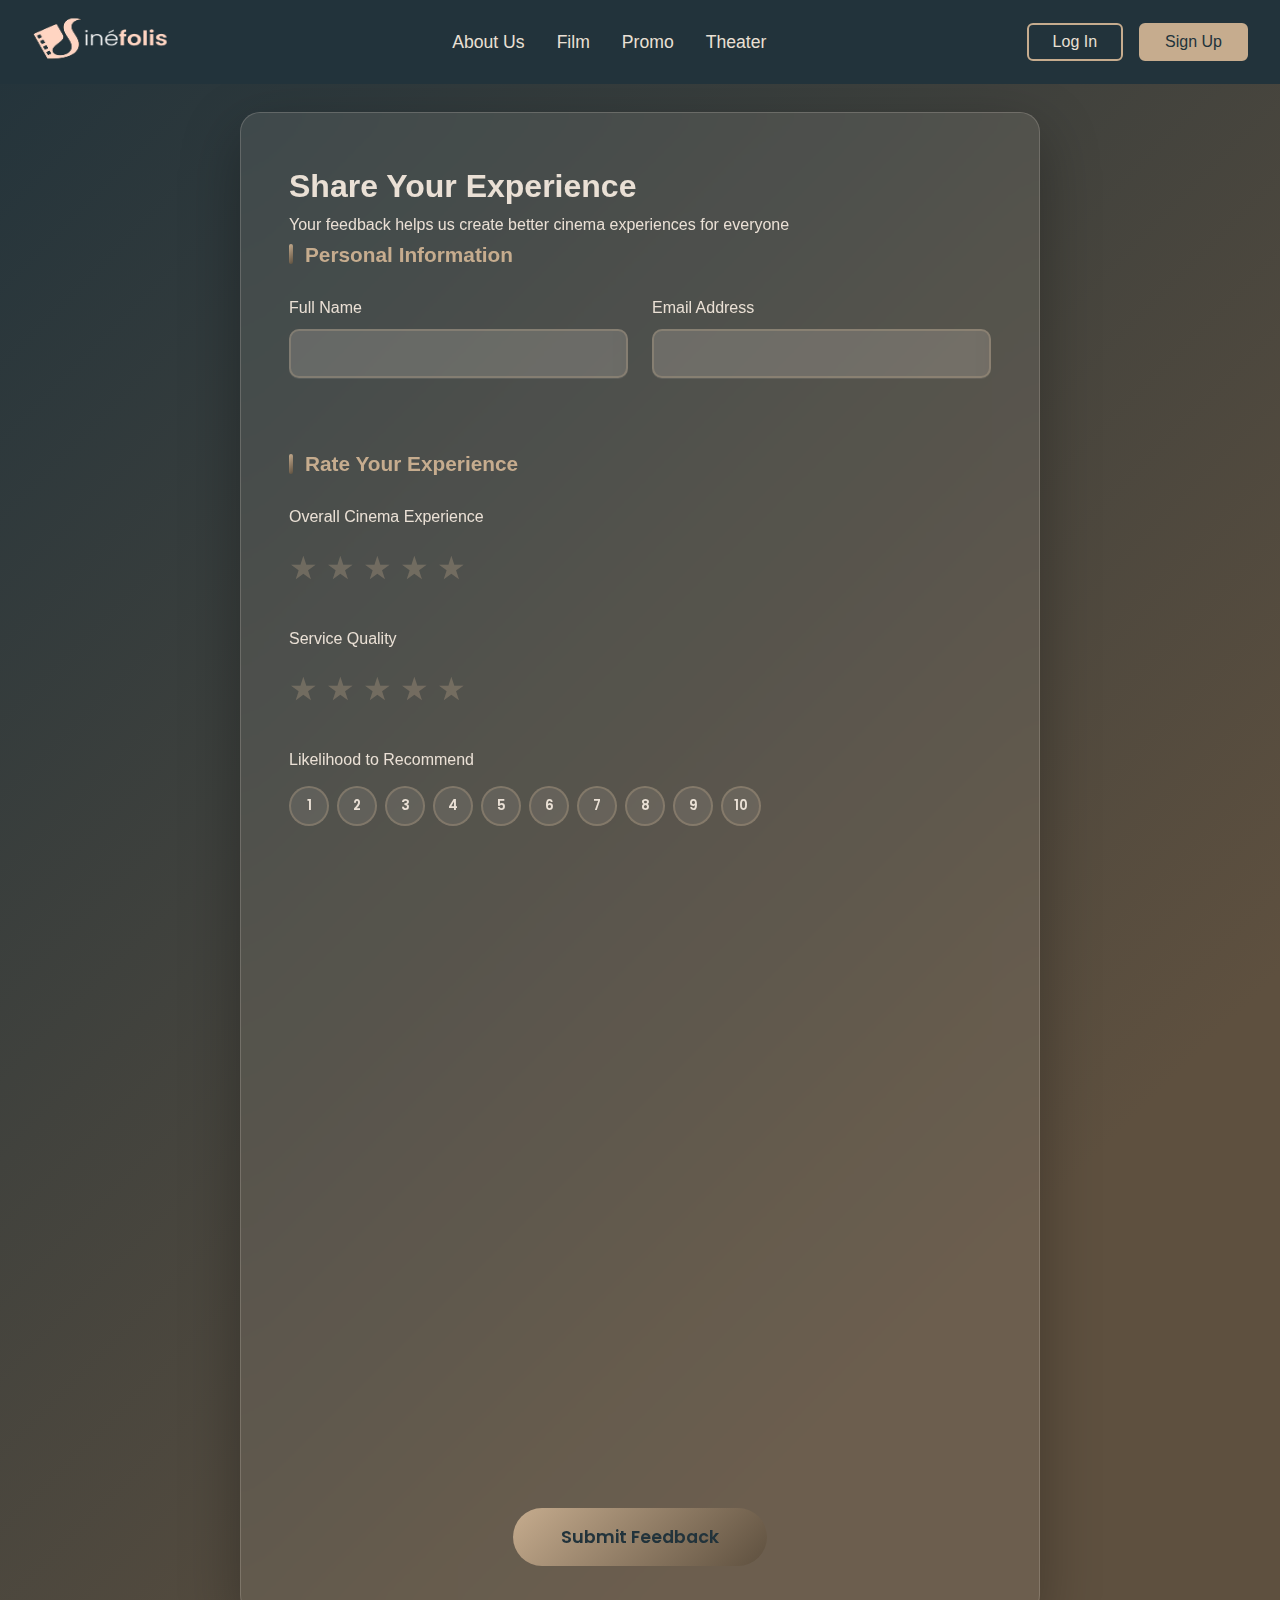
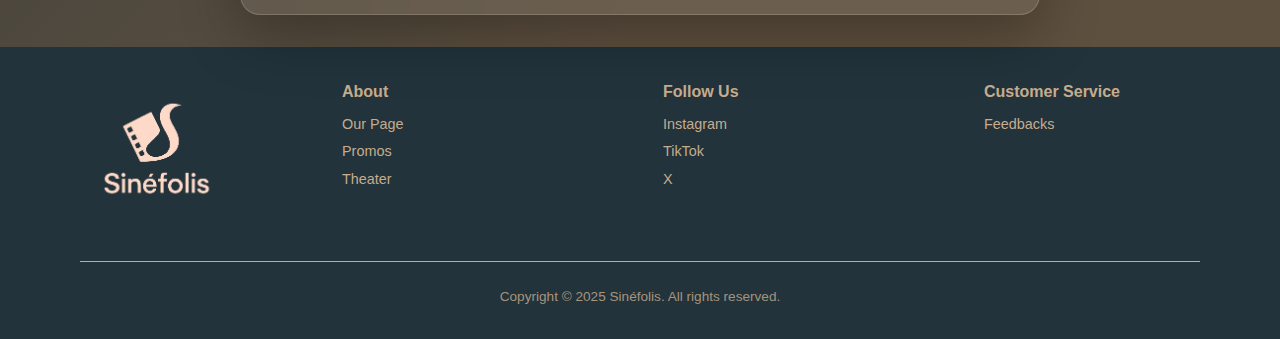
<file: code/src/html/feedback.html>
<!DOCTYPE html>
<html lang="en">
<head>
    <meta charset="UTF-8">
    <meta name="viewport" content="width=device-width, initial-scale=1.0">
    <title>Feedback</title>
    <link rel="icon" href="../../images/sitefooterlogo.png" type="image/png">
    <link rel="preconnect" href="https://fonts.googleapis.com">
    <link rel="preconnect" href="https://fonts.gstatic.com" crossorigin>
    <link href="https://fonts.googleapis.com/css2?family=Poppins:wght@300;400;500;600;700&display=swap" rel="stylesheet">
    <link rel="stylesheet" href="../css/feedback.css">
</head>
<body>
    <link rel="stylesheet" href="../component/navbar.css" />
    <div id="navbar-placeholder"></div>

    <!-- Main Content -->
    <main class="main-content">
        <div class="feedback-container">
            <!-- Header Section -->
            <div class="feedback-header">
                <h1 class="feedback-title">Share Your Experience</h1>
                <p class="feedback-subtitle">Your feedback helps us create better cinema experiences for everyone</p>
            </div>

            <!-- Feedback Form -->
            <form class="feedback-form" id="feedbackForm">
                <!-- Personal Information Section -->
                <div class="form-section">
                    <h3 class="section-title">Personal Information</h3>
                    <div class="input-group">
                        <div class="input-field">
                            <label for="fullName">Full Name</label>
                            <input type="text" id="fullName" name="fullName" required>
                            <span class="error-message" id="nameError"></span>
                        </div>
                        <div class="input-field">
                            <label for="email">Email Address</label>
                            <input type="email" id="email" name="email" required>
                            <span class="error-message" id="emailError"></span>
                        </div>
                    </div>
                </div>

                <!-- Rating Section -->
                <div class="form-section">
                    <h3 class="section-title">Rate Your Experience</h3>
                    
                    <!-- Overall Experience Rating -->
                    <div class="rating-group">
                        <label class="rating-label">Overall Cinema Experience</label>
                        <div class="star-rating" data-rating="overall">
                            <span class="star" data-value="1">★</span>
                            <span class="star" data-value="2">★</span>
                            <span class="star" data-value="3">★</span>
                            <span class="star" data-value="4">★</span>
                            <span class="star" data-value="5">★</span>
                        </div>
                        <input type="hidden" name="overallRating" id="overallRating">
                        <span class="error-message" id="overallError"></span>
                    </div>

                    <!-- Service Quality Rating -->
                    <div class="rating-group">
                        <label class="rating-label">Service Quality</label>
                        <div class="star-rating" data-rating="service">
                            <span class="star" data-value="1">★</span>
                            <span class="star" data-value="2">★</span>
                            <span class="star" data-value="3">★</span>
                            <span class="star" data-value="4">★</span>
                            <span class="star" data-value="5">★</span>
                        </div>
                        <input type="hidden" name="serviceRating" id="serviceRating">
                        <span class="error-message" id="serviceError"></span>
                    </div>

                    <!-- Recommendation Likelihood -->
                    <div class="rating-group">
                        <label class="rating-label">Likelihood to Recommend</label>
                        <div class="number-rating" id="recommendRating">
                            <button type="button" class="rating-btn" data-value="1">1</button>
                            <button type="button" class="rating-btn" data-value="2">2</button>
                            <button type="button" class="rating-btn" data-value="3">3</button>
                            <button type="button" class="rating-btn" data-value="4">4</button>
                            <button type="button" class="rating-btn" data-value="5">5</button>
                            <button type="button" class="rating-btn" data-value="6">6</button>
                            <button type="button" class="rating-btn" data-value="7">7</button>
                            <button type="button" class="rating-btn" data-value="8">8</button>
                            <button type="button" class="rating-btn" data-value="9">9</button>
                            <button type="button" class="rating-btn" data-value="10">10</button>
                        </div>
                        <input type="hidden" name="recommendRating" id="recommendValue">
                        <span class="error-message" id="recommendError"></span>
                    </div>
                </div>

                <!-- Feedback Section -->
                <div class="form-section">
                    <h3 class="section-title">Tell Us More</h3>
                    
                    <div class="input-field">
                        <label for="positiveExperience">What did you enjoy most about your visit?</label>
                        <textarea id="positiveExperience" name="positiveExperience" rows="4" placeholder="Share what made your experience special..."></textarea>
                        <span class="error-message" id="positiveError"></span>
                    </div>

                    <div class="input-field">
                        <label for="improvements">How can we improve your experience?</label>
                        <textarea id="improvements" name="improvements" rows="4" placeholder="Your suggestions help us grow..."></textarea>
                        <span class="error-message" id="improvementError"></span>
                    </div>
                </div>

                <!-- Visit Information -->
                <div class="form-section">
                    <h3 class="section-title">Visit Details</h3>
                    <div class="input-group">
                        <div class="input-field">
                            <label for="visitDate">Date of Visit</label>
                            <input type="date" id="visitDate" name="visitDate" required>
                            <span class="error-message" id="dateError"></span>
                        </div>
                        <div class="input-field">
                            <label for="movieTitle">Movie Watched</label>
                            <input type="text" id="movieTitle" name="movieTitle" placeholder="Enter movie title">
                            <span class="error-message" id="movieError"></span>
                        </div>
                    </div>
                </div>

                <!-- Submit Button -->
                <div class="submit-section">
                    <button type="submit" class="submit-btn" id="submitBtn">
                        <span class="btn-text">Submit Feedback</span>
                        <span class="btn-loader"></span>
                    </button>
                </div>
            </form>
        </div>
    </main>

    <!-- Thank You Popup -->
    <div class="popup-overlay" id="thankYouPopup">
        <div class="popup-content">
            <div class="popup-icon">✓</div>
            <h2>Thank You!</h2>
            <p>Your feedback has been submitted successfully. We appreciate your time and input!</p>
            <div class="popup-timer">
                <span>Redirecting in <span id="countdown">3</span> seconds...</span>
            </div>
        </div>
    </div>
    <link rel="stylesheet" href="../component/footer.css" />
    <div id="footer-placeholder"></div>
    <script src="../js/feedback.js"></script>
</body>
</html>
</file>
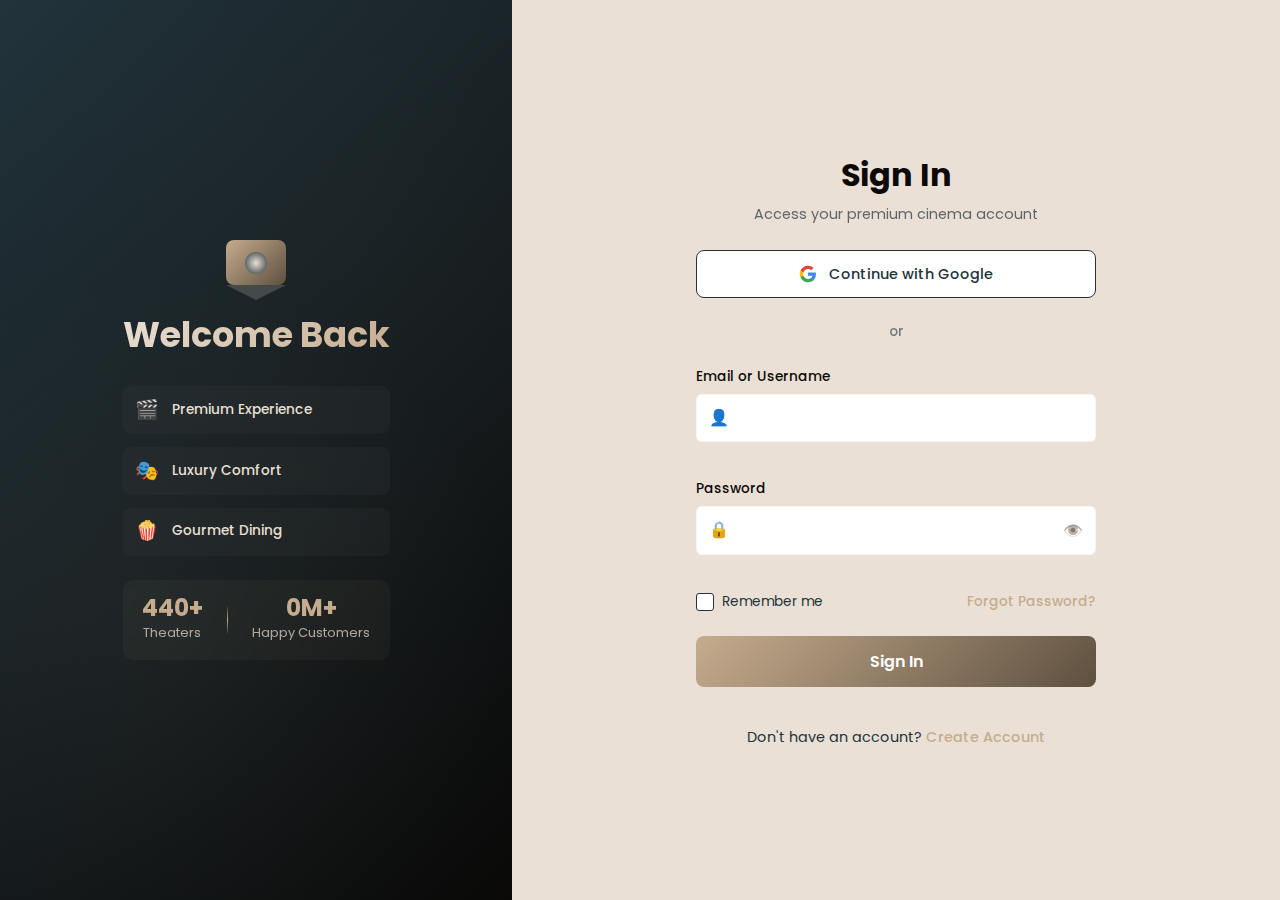
<file: code/src/html/log_in.html>
<!DOCTYPE html>
<html lang="en">
<head>
    <meta charset="UTF-8">
    <meta name="viewport" content="width=device-width, initial-scale=1.0">
    <title>Log In</title>
      <link rel="icon" href="../../images/sitefooterlogo.png" type="image/png">
    <link rel="preconnect" href="https://fonts.googleapis.com">
    <link href="https://fonts.googleapis.com/css2?family=Poppins:wght@300;400;500;600;700;800&display=swap" rel="stylesheet">
    <link rel="stylesheet" href="../css/log_in.css">
</head>
<body>
    <div class="cinematic-background">
        <div class="film-strip">
            <div class="film-hole"></div><div class="film-hole"></div><div class="film-hole"></div><div class="film-hole"></div><div class="film-hole"></div>
        </div>
        <div class="spotlight spotlight-1"></div>
        <div class="spotlight spotlight-2"></div>
        <div class="floating-particles">
            <div class="particle"></div><div class="particle"></div><div class="particle"></div>
            <div class="particle"></div><div class="particle"></div><div class="particle"></div>
        </div>
    </div>

    <div class="login-container">
        <div class="welcome-section">
            <div class="welcome-content">
                <div class="cinema-icon">
                    <div class="projector">
                        <div class="projector-lens"></div>
                        <div class="light-beam"></div>
                    </div>
                </div>
                
                <h1 class="welcome-title">Welcome Back</h1>
                <p class="welcome-subtitle">to Sinéfolis Cinemas</p>
                
                <div class="feature-highlights">
                    <div class="highlight-item">
                        <span class="highlight-icon">🎬</span>
                        <span class="highlight-text">Premium Experience</span>
                    </div>
                    <div class="highlight-item">
                        <span class="highlight-icon">🎭</span>
                        <span class="highlight-text">Luxury Comfort</span>
                    </div>
                    <div class="highlight-item">
                        <span class="highlight-icon">🍿</span>
                        <span class="highlight-text">Gourmet Dining</span>
                    </div>
                </div>
                
                <div class="stats-display">
                    <div class="stat-item">
                        <span class="stat-number">1000+</span>
                        <span class="stat-label">Theaters</span>
                    </div>
                    <div class="stat-divider"></div>
                    <div class="stat-item">
                        <span class="stat-number">2M+</span>
                        <span class="stat-label">Happy Customers</span>
                    </div>
                </div>
            </div>
        </div>

        <div class="form-section">
            <div class="form-container">
                <div class="form-header">
                    <h2 class="form-title">Sign In</h2>
                    <p class="form-subtitle">Access your premium cinema account</p>
                </div>

                <div class="social-login">
                    <button type="button" class="google-btn" id="googleLogin">
                        <div class="google-icon">
                            <svg viewBox="0 0 24 24">
                                <path fill="#4285F4" d="M22.56 12.25c0-.78-.07-1.53-.2-2.25H12v4.26h5.92c-.26 1.37-1.04 2.53-2.21 3.31v2.77h3.57c2.08-1.92 3.28-4.74 3.28-8.09z"/>
                                <path fill="#34A853" d="M12 23c2.97 0 5.46-.98 7.28-2.66l-3.57-2.77c-.98.66-2.23 1.06-3.71 1.06-2.86 0-5.29-1.93-6.16-4.53H2.18v2.84C3.99 20.53 7.7 23 12 23z"/>
                                <path fill="#FBBC05" d="M5.84 14.09c-.22-.66-.35-1.36-.35-2.09s.13-1.43.35-2.09V7.07H2.18C1.43 8.55 1 10.22 1 12s.43 3.45 1.18 4.93l2.85-2.22.81-.62z"/>
                                <path fill="#EA4335" d="M12 5.38c1.62 0 3.06.56 4.21 1.64l3.15-3.15C17.45 2.09 14.97 1 12 1 7.7 1 3.99 3.47 2.18 7.07l3.66 2.84c.87-2.6 3.3-4.53 6.16-4.53z"/>
                            </svg>
                        </div>
                        <span class="google-text">Continue with Google</span>
                        <div class="button-shine"></div>
                    </button>
                </div>

                <div class="divider">
                    <div class="divider-line"></div>
                    <span class="divider-text">or</span>
                    <div class="divider-line"></div>
                </div>

                <form class="login-form" id="loginForm">
                    <div class="input-group">
                        <label for="emailOrUsername" class="input-label">Email or Username</label>
                        <div class="input-wrapper">
                            <input type="text" id="emailOrUsername" name="emailOrUsername" class="form-input">
                            <div class="input-icon">
                                <span class="icon">👤</span>
                            </div>
                            <div class="input-underline"></div>
                        </div>
                        <span class="error-message" id="emailError"></span>
                    </div>

                    <div class="input-group">
                        <label for="password" class="input-label">Password</label>
                        <div class="input-wrapper">
                            <input type="password" id="password" name="password" class="form-input">
                            <div class="input-icon">
                                <span class="icon">🔒</span>
                            </div>
                            <button type="button" class="password-toggle" id="passwordToggle">
                                <span class="toggle-icon">👁️</span>
                            </button>
                            <div class="input-underline"></div>
                        </div>
                        <span class="error-message" id="passwordError"></span>
                    </div>

                    <div class="form-options">
                        <label class="remember-me">
                            <input type="checkbox" id="rememberMe" name="rememberMe">
                            <span class="checkmark">
                                <div class="checkmark-stem"></div>
                                <div class="checkmark-kick"></div>
                            </span>
                            <span class="remember-text">Remember me</span>
                        </label>
                        <a href="sign_up.html" class="forgot-password">Forgot Password?</a>
                    </div>

                    <button type="submit" class="login-btn" id="loginBtn">
                        <span class="btn-text">Sign In</span>
                        <div class="btn-loader">
                            <div class="loader-circle"></div>
                        </div>
                        <div class="btn-ripple"></div>
                    </button>
                </form>

                <div class="signup-link">
                    <p>Don't have an account? <a href="sign_up.html" class="link">Create Account</a></p>
                </div>
            </div>
        </div>
    </div>

    <div class="popup-overlay" id="successPopup">
        <div class="popup-content">
            <div class="popup-header">
                <div class="success-animation">
                    <div class="success-circle">
                        <div class="success-tick">
                            <div class="tick-stem"></div>
                            <div class="tick-kick"></div>
                        </div>
                    </div>
                </div>
                <h2 class="popup-title">Welcome Back!</h2>
                <p class="popup-message">You have successfully signed in to your Sinéfolis account.</p>
            </div>
            
            <div class="popup-features">
                <div class="feature-preview">
                    <span class="preview-icon">🎬</span>
                    <span class="preview-text">Latest Movies Available</span>
                </div>
                <div class="feature-preview">
                    <span class="preview-icon">🎫</span>
                    <span class="preview-text">Book Premium Seats</span>
                </div>
                <div class="feature-preview">
                    <span class="preview-icon">⭐</span>
                    <span class="preview-text">Exclusive Member Benefits</span>
                </div>
            </div>
            
            <div class="popup-timer">
                <div class="timer-circle">
                    <svg class="timer-svg" viewBox="0 0 36 36">
                        <path class="timer-bg" d="M18 2.0845 a 15.9155 15.9155 0 0 1 0 31.831 a 15.9155 15.9155 0 0 1 0 -31.831"/>
                        <path class="timer-progress" d="M18 2.0845 a 15.9155 15.9155 0 0 1 0 31.831 a 15.9155 15.9155 0 0 1 0 -31.831"/>
                    </svg>
                    <span class="timer-text" id="countdown">3</span>
                </div>
                <p class="timer-label">Redirecting to dashboard...</p>
            </div>
        </div>
    </div>

    <script src="../js/log_in.js"></script>
</body>
</html>
</file>
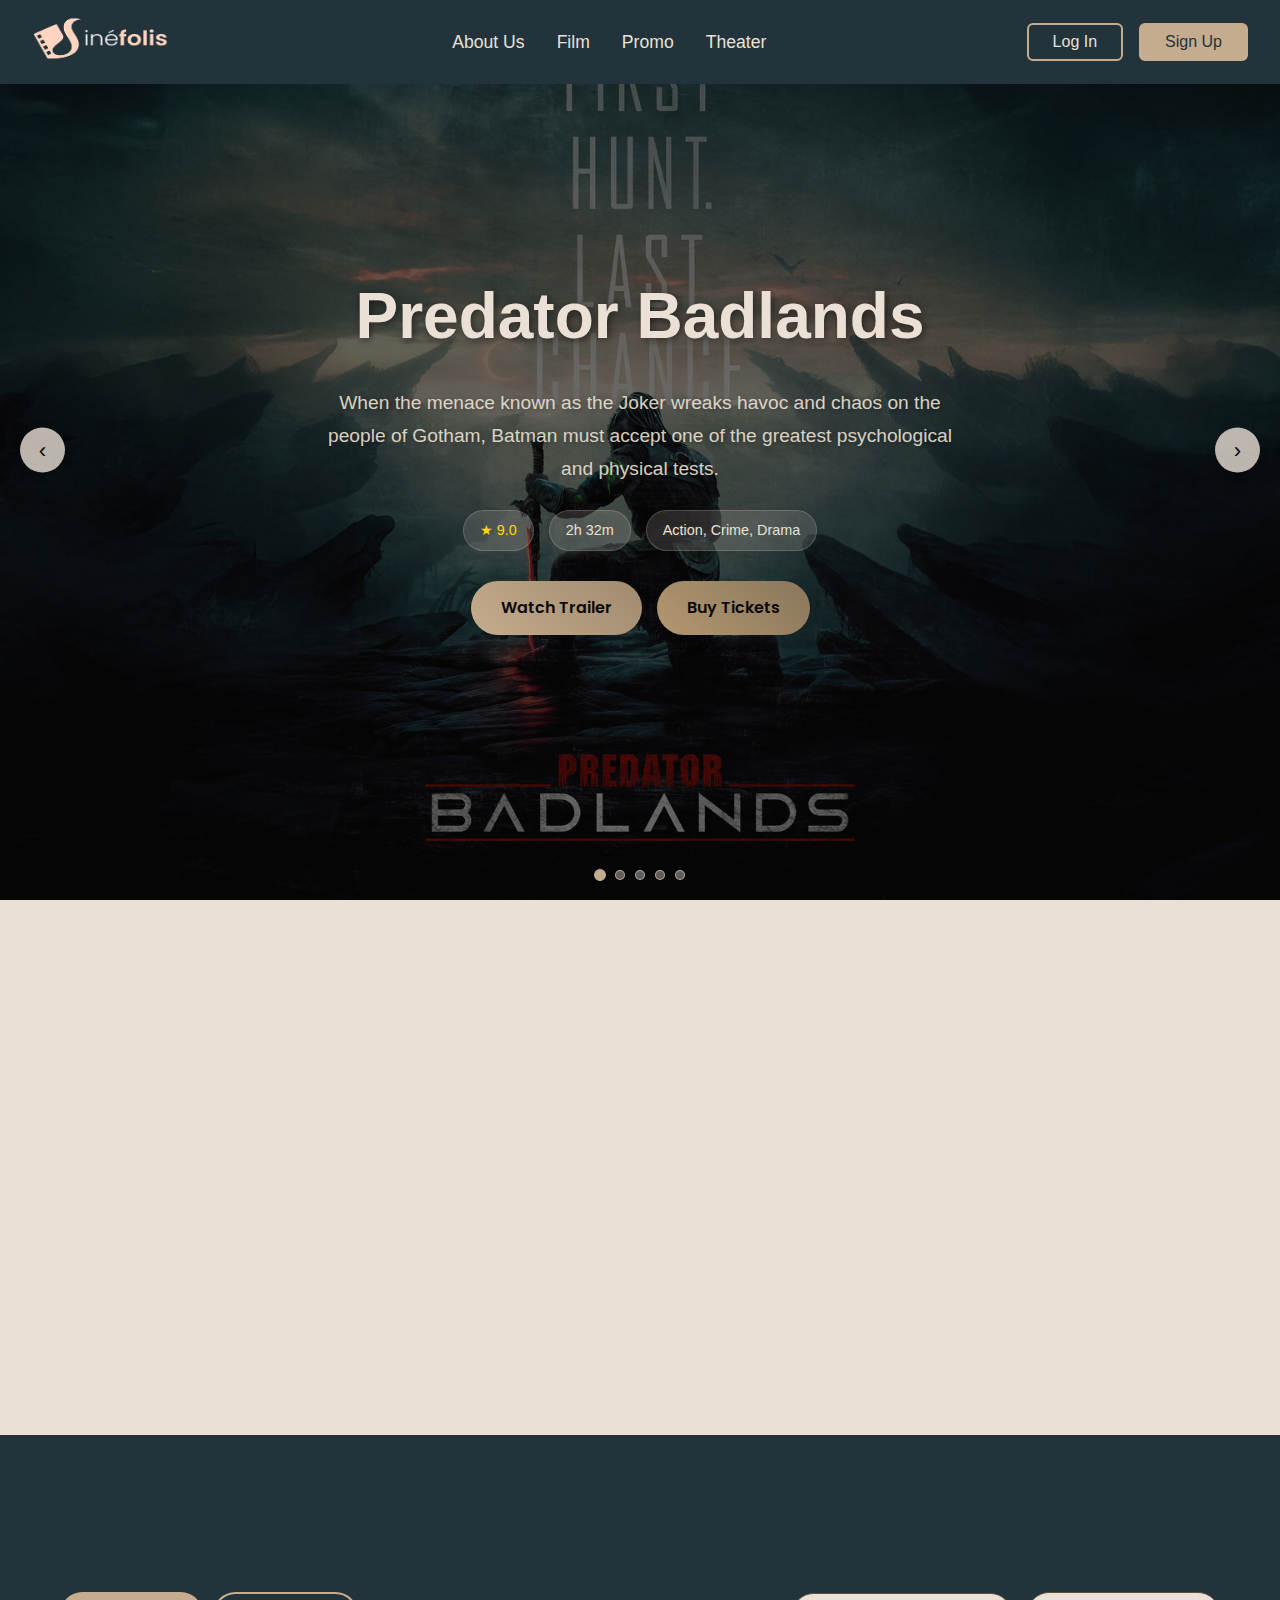
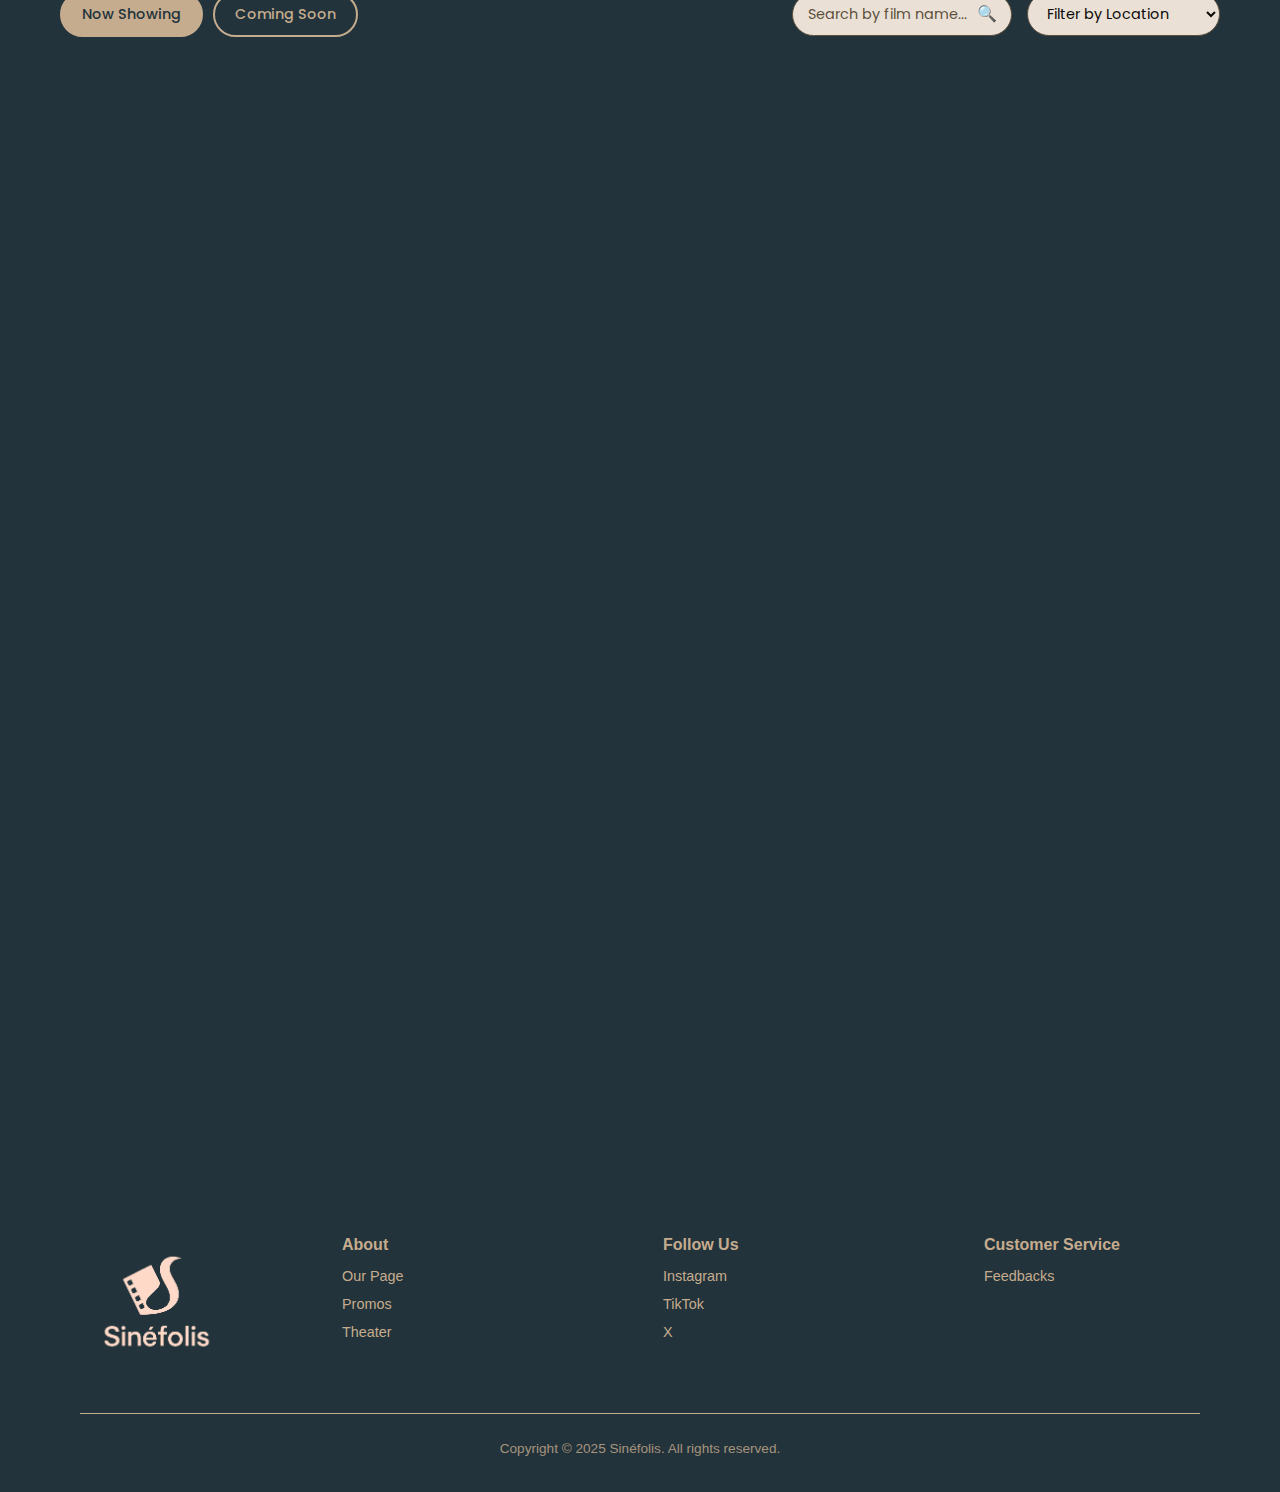
<file: code/src/html/now_showing_page.html>
<!DOCTYPE html>
<html lang="en">
<head>
    <meta charset="UTF-8">
    <meta name="viewport" content="width=device-width, initial-scale=1.0">
    <title>Films</title>
    <link rel="icon" href="../../images/sitefooterlogo.png" type="image/png">
    <link rel="stylesheet" href="../css/now_showing_page.css">
    <link href="https://fonts.googleapis.com/css2?family=Poppins:wght@300;400;500;600;700&display=swap" rel="stylesheet">
</head>
<body>
  <link rel="stylesheet" href="../component/navbar.css"/>
  <div id="navbar-placeholder"></div>
    <main class="main-content">
        <section class="hero-carousel">
            <div class="carousel-container">
                <div class="carousel-wrapper">
                    <div class="carousel-slide active" data-slide="0" data-bg-src="../../images/predator-badlands-movie-hd-wallpaper-uhdpaper.com-27@5@f.jpg">
                        <div class="slide-content">
                            <div class="slide-info">
                                <h1 class="movie-title">Predator Badlands</h1>
                                <p class="movie-description">When the menace known as the Joker wreaks havoc and chaos on the people of Gotham, Batman must accept one of the greatest psychological and physical tests.</p>
                                <div class="movie-meta">
                                    <span class="rating">★ 9.0</span>
                                    <span class="duration">2h 32m</span>
                                    <span class="genre">Action, Crime, Drama</span>
                                </div>
                                <div class="hero-buttons">
                                    <a href="https://youtu.be/-sAOWhvheK8?si=OMBRNgizEcZOihiz" class="cta-button trailer-btn">Watch Trailer</a>
                                    <a href="select_theater.html" class="cta-button ticket-btn">Buy Tickets</a>
                                </div>
                            </div>
                        </div>
                    </div>
                    <div class="carousel-slide" data-slide="1" data-bg-src="../../images/alien-romulus-2k-wallpaper-uhdpaper.com-28@5@f.jpg">
                        <div class="slide-content">
                            <div class="slide-info">
                                <h1 class="movie-title">Alien Romulus</h1>
                                <p class="movie-description">A thief who steals corporate secrets through dream-sharing technology is given the inverse task of planting an idea into the mind of a C.E.O.</p>
                                <div class="movie-meta">
                                    <span class="rating">★ 8.8</span>
                                    <span class="duration">2h 28m</span>
                                    <span class="genre">Action, Sci-Fi, Thriller</span>
                                </div>
                                <div class="hero-buttons">
                                    <a href="https://youtu.be/-sAOWhvheK8?si=OMBRNgizEcZOihiz" class="cta-button trailer-btn">Watch Trailer</a>
                                    <a href="select_theater.html" class="cta-button ticket-btn">Buy Tickets</a>
                                </div>
                            </div>
                        </div>
                    </div>
                    <div class="carousel-slide" data-slide="2" data-bg-src="../../images/lilo-and-stitch-poster-2k-wallpaper-uhdpaper.com-131@5@b.jpg">
                        <div class="slide-content">
                             <div class="slide-info">
                                <h1 class="movie-title">Lilo & Stitch</h1>
                                <p class="movie-description">A team of explorers travel through a wormhole in space in an attempt to ensure humanity's survival.</p>
                                <div class="movie-meta">
                                    <span class="rating">★ 8.6</span>
                                    <span class="duration">2h 49m</span>
                                    <span class="genre">Adventure, Drama, Sci-Fi</span>
                                </div>
                                <div class="hero-buttons">
                                    <a href="https://youtu.be/-sAOWhvheK8?si=OMBRNgizEcZOihiz" class="cta-button trailer-btn">Watch Trailer</a>
                                    <a href="select_theater.html" class="cta-button ticket-btn">Buy Tickets</a>
                                </div>
                            </div>
                        </div>
                    </div>
                    <div class="carousel-slide" data-slide="3" data-bg-src="../../images/john-wick-keanu-reeves-movie-2k-wallpaper-uhdpaper.com-30@5@f.jpg">
                        <div class="slide-content">
                            <div class="slide-info">
                                <h1 class="movie-title">John Wick</h1>
                                <p class="movie-description">The lives of two mob hitmen, a boxer, a gangster and his wife intertwine in four tales of violence and redemption.</p>
                                <div class="movie-meta">
                                    <span class="rating">★ 8.9</span>
                                    <span class="duration">2h 34m</span>
                                    <span class="genre">Crime, Drama</span>
                                </div>
                                <div class="hero-buttons">
                                    <a href="https://youtu.be/-sAOWhvheK8?si=OMBRNgizEcZOihiz" class="cta-button trailer-btn">Watch Trailer</a>
                                    <a href="select_theater.html" class="cta-button ticket-btn">Buy Tickets</a>
                                </div>
                            </div>
                        </div>
                    </div>
                    <div class="carousel-slide" data-slide="4" data-bg-src="../../images/thunderbolts-movie-cast-2k-wallpaper-uhdpaper.com-820@5@e.jpg">
                        <div class="slide-content">
                            <div class="slide-info">
                                <h1 class="movie-title">Thunderbolts</h1>
                                <p class="movie-description">A computer programmer is led to fight an underground war against powerful computers who have constructed his entire reality with a system called the Matrix.</p>
                                <div class="movie-meta">
                                    <span class="rating">★ 8.7</span>
                                    <span class="duration">2h 16m</span>
                                    <span class="genre">Action, Sci-Fi</span>
                                </div>
                                <div class="hero-buttons">
                                    <a href="https://youtu.be/-sAOWhvheK8?si=OMBRNgizEcZOihiz" class="cta-button trailer-btn">Watch Trailer</a>
                                    <a href="select_theater.html" class="cta-button ticket-btn">Buy Tickets</a>
                                </div>
                            </div>
                        </div>
                    </div>
                </div>
                
                <button class="carousel-btn prev-btn" onclick="changeSlide(-1)">‹</button>
                <button class="carousel-btn next-btn" onclick="changeSlide(1)">›</button>
                
                <div class="carousel-dots">
                    <span class="dot active" onclick="currentSlide(1)"></span>
                    <span class="dot" onclick="currentSlide(2)"></span>
                    <span class="dot" onclick="currentSlide(3)"></span>
                    <span class="dot" onclick="currentSlide(4)"></span>
                    <span class="dot" onclick="currentSlide(5)"></span>
                </div>
            </div>
        </section>

        <section class="top-films">
            <div class="container">
                <h2 class="section-title">Top Films</h2>
                <div class="top-films-carousel">
                    <div class="films-track" id="topFilmsTrack">
                        <div class="film-card-small">
                            <img src="../../images/f_one_ver3_xlg.jpg" alt="Top Film 1">
                            <h4>Avengers: Endgame</h4>
                            <div class="film-overlay-small">
                                <h3 class="overlay-title">Avengers: Endgame</h3>
                                <div class="film-actions-small">
                                    <a href="https://youtu.be/-sAOWhvheK8?si=OMBRNgizEcZOihiz" class="button-small trailer-btn-small">Trailer</a>
                                    <a href="select_theater.html" class="button-small ticket-btn-small">Tickets</a>
                                </div>
                            </div>
                        </div>
                        <div class="film-card-small">
                            <img src="../../images/accountant_two_xlg.jpg" alt="Top Film 2">
                            <h4>Spider-Man: No Way Home</h4>
                             <div class="film-overlay-small">
                                <h3 class="overlay-title">Spider-Man: No Way Home</h3>
                                <div class="film-actions-small">
                                    <a href="https://youtu.be/-sAOWhvheK8?si=OMBRNgizEcZOihiz" class="button-small trailer-btn-small">Trailer</a>
                                    <a href="select_theater.html" class="button-small ticket-btn-small">Tickets</a>
                                </div>
                            </div>
                        </div>
                        <div class="film-card-small">
                            <img src="../../images/alarum_xlg.jpg" alt="Top Film 3">
                            <h4>Avatar: The Way of Water</h4>
                            <div class="film-overlay-small">
                                <h3 class="overlay-title">Avatar: The Way of Water</h3>
                                <div class="film-actions-small">
                                    <a href="https://youtu.be/-sAOWhvheK8?si=OMBRNgizEcZOihiz" class="button-small trailer-btn-small">Trailer</a>
                                    <a href="select_theater.html" class="button-small ticket-btn-small">Tickets</a>
                                </div>
                            </div>
                        </div>
                        <div class="film-card-small">
                            <img src="../../images/king_of_kings_ver3_xlg.jpg" alt="Top Film 4">
                            <h4>Top Gun: Maverick</h4>
                            <div class="film-overlay-small">
                                <h3 class="overlay-title">Top Gun: Maverick</h3>
                                <div class="film-actions-small">
                                    <a href="https://youtu.be/-sAOWhvheK8?si=OMBRNgizEcZOihiz" class="button-small trailer-btn-small">Trailer</a>
                                    <a href="select_theater.html" class="button-small ticket-btn-small">Tickets</a>
                                </div>
                            </div>
                        </div>
                        <div class="film-card-small">
                            <img src="../../images/twenty_eight_years_later_ver4_xlg.jpg" alt="Top Film 5">
                            <h4>Black Panther</h4>
                            <div class="film-overlay-small">
                                <h3 class="overlay-title">Black Panther</h3>
                                <div class="film-actions-small">
                                    <a href="https://youtu.be/-sAOWhvheK8?si=OMBRNgizEcZOihiz" class="button-small trailer-btn-small">Trailer</a>
                                    <a href="select_theater.html" class="button-small ticket-btn-small">Tickets</a>
                                </div>
                            </div>
                        </div>
                        <div class="film-card-small">
                            <img src="../../images/valiant_one_xlg.jpg" alt="Top Film 6">
                            <h4>Dune</h4>
                            <div class="film-overlay-small">
                                <h3 class="overlay-title">Dune</h3>
                                <div class="film-actions-small">
                                    <a href="https://youtu.be/-sAOWhvheK8?si=OMBRNgizEcZOihiz" class="button-small trailer-btn-small">Trailer</a>
                                    <a href="select_theater.html" class="button-small ticket-btn-small">Tickets</a>
                                </div>
                            </div>
                        </div>
                        <div class="film-card-small">
                            <img src="../../images/alarum_xlg.jpg" alt="Top Film 7">
                            <h4>No Time to Die</h4>
                            <div class="film-overlay-small">
                                <h3 class="overlay-title">No Time to Die</h3>
                                <div class="film-actions-small">
                                    <a href="https://youtu.be/-sAOWhvheK8?si=OMBRNgizEcZOihiz" class="button-small trailer-btn-small">Trailer</a>
                                    <a href="select_theater.html" class="button-small ticket-btn-small">Tickets</a>
                                </div>
                            </div>
                        </div>
                        <div class="film-card-small">
                            <img src="../../images/accountant_two_xlg.jpg" alt="Top Film 8">
                            <h4>Fast X</h4>
                            <div class="film-overlay-small">
                                <h3 class="overlay-title">Fast X</h3>
                                <div class="film-actions-small">
                                    <a href="https://youtu.be/-sAOWhvheK8?si=OMBRNgizEcZOihiz" class="button-small trailer-btn-small">Trailer</a>
                                    <a href="select_theater.html" class="button-small ticket-btn-small">Tickets</a>
                                </div>
                            </div>
                        </div>
                        <div class="film-card-small">
                            <img src="../../images/f_one_ver3_xlg.jpg" alt="Top Film 9">
                            <h4>John Wick 4</h4>
                            <div class="film-overlay-small">
                                <h3 class="overlay-title">John Wick 4</h3>
                                <div class="film-actions-small">
                                    <a href="https://youtu.be/-sAOWhvheK8?si=OMBRNgizEcZOihiz" class="button-small trailer-btn-small">Trailer</a>
                                    <a href="select_theater.html" class="button-small ticket-btn-small">Tickets</a>
                                </div>
                            </div>
                        </div>
                        <div class="film-card-small">
                            <img src="../../images/king_of_kings_ver3_xlg.jpg" alt="Top Film 10">
                            <h4>Guardians of the Galaxy 3</h4>
                            <div class="film-overlay-small">
                                <h3 class="overlay-title">Guardians of the Galaxy 3</h3>
                                <div class="film-actions-small">
                                    <a href="https://youtu.be/-sAOWhvheK8?si=OMBRNgizEcZOihiz" class="button-small trailer-btn-small">Trailer</a>
                                    <a href="select_theater.html" class="button-small ticket-btn-small">Tickets</a>
                                </div>
                            </div>
                        </div>
                    </div>
                </div>
            </div>
        </section>

        <section class="all-films">
            <div class="container">
                <h2 class="section-title">All Films</h2>
                
                <div class="films-controls">
                    <div class="film-tabs">
                        <button class="tab-btn active" onclick="showFilms('now-showing', event)">Now Showing</button>
                        <button class="tab-btn" onclick="showFilms('coming-soon', event)">Coming Soon</button>
                    </div>
                    
                    <div class="filters">
                        <div class="search-box">
                            <input type="text" id="searchInput" placeholder="Search by film name..." onkeyup="searchFilms()">
                            <span class="search-icon">🔍</span>
                        </div>
                        
                        <select id="locationFilter" onchange="filterByLocation()">
                            <option value="">Filter by Location</option>
                            <option value="downtown">Downtown Cinema</option>
                            <option value="mall">Mall Multiplex</option>
                            <option value="plaza">Plaza Theater</option>
                            <option value="central">Central Cinema</option>
                            <option value="north">North Point Theater</option>
                        </select>
                    </div>
                </div>
                
                <div class="films-grid" id="filmsGrid">
                    <div class="film-card" data-category="now-showing" data-location="downtown">
                        <div class="film-poster">
                            <img src="../../images/superman_xlg.jpg" alt="Superman">
                            <div class="film-overlay">
                                <div class="film-details">
                                    <h3>Superman</h3>
                                    <div class="film-rating">★ 4.9</div>
                                    <div class="film-duration">2h 15m</div>
                                    <div class="film-genres">
                                        <span class="genre">Action</span>
                                        <span class="genre">Sci-fi</span>
                                        <span class="genre">Adventure</span>
                                    </div>
                                    <div class="film-actions">
                                        <a href="https://youtu.be/-sAOWhvheK8?si=OMBRNgizEcZOihiz" class="trailer-btn">Watch Trailer</a>
                                        <a href="select_theater.html" class="ticket-btn">Buy Tickets</a>
                                    </div>
                                </div>
                            </div>
                        </div>
                    </div>
                    
                    <div class="film-card" data-category="now-showing" data-location="mall">
                        <div class="film-poster">
                            <img src="../../images/accountant_two_xlg.jpg" alt="Avatar">
                            <div class="film-overlay">
                                <div class="film-details">
                                    <h3>Avatar: The Way of Water</h3>
                                    <div class="film-rating">★ 4.7</div>
                                    <div class="film-duration">3h 12m</div>
                                    <div class="film-genres">
                                        <span class="genre">Adventure</span>
                                        <span class="genre">Sci-fi</span>
                                        <span class="genre">Fantasy</span>
                                    </div>
                                    <div class="film-actions">
                                        <a href="https://youtu.be/-sAOWhvheK8?si=OMBRNgizEcZOihiz" class="trailer-btn">Watch Trailer</a>
                                        <a href="select_theater.html" class="ticket-btn">Buy Tickets</a>
                                    </div>
                                </div>
                            </div>
                        </div>
                    </div>
                    
                    <div class="film-card" data-category="now-showing" data-location="plaza">
                        <div class="film-poster">
                            <img src="../../images/alarum_xlg.jpg" alt="The Loot">
                            <div class="film-overlay">
                                <div class="film-details">
                                    <h3>The Loot</h3>
                                    <div class="film-rating">★ 4.2</div>
                                    <div class="film-duration">1h 58m</div>
                                    <div class="film-genres">
                                        <span class="genre">Action</span>
                                        <span class="genre">Thriller</span>
                                        <span class="genre">Crime</span>
                                    </div>
                                    <div class="film-actions">
                                        <a href="https://youtu.be/-sAOWhvheK8?si=OMBRNgizEcZOihiz" class="trailer-btn">Watch Trailer</a>
                                        <a href="select_theater.html" class="ticket-btn">Buy Tickets</a>
                                    </div>
                                </div>
                            </div>
                        </div>
                    </div>
                    
                    <div class="film-card" data-category="now-showing" data-location="central">
                        <div class="film-poster">
                            <img src="../../images/f_one_ver3_xlg.jpg" alt="28 Years Later">
                            <div class="film-overlay">
                                <div class="film-details">
                                    <h3>28 Years Later</h3>
                                    <div class="film-rating">★ 4.5</div>
                                    <div class="film-duration">2h 3m</div>
                                    <div class="film-genres">
                                        <span class="genre">Horror</span>
                                        <span class="genre">Thriller</span>
                                        <span class="genre">Drama</span>
                                    </div>
                                    <div class="film-actions">
                                        <a href="https://youtu.be/-sAOWhvheK8?si=OMBRNgizEcZOihiz" class="trailer-btn">Watch Trailer</a>
                                        <a href="select_theater.html" class="ticket-btn">Buy Tickets</a>
                                    </div>
                                </div>
                            </div>
                        </div>
                    </div>
                    
                    <div class="film-card" data-category="now-showing" data-location="north">
                        <div class="film-poster">
                            <img src="../../images/king_of_kings_ver3_xlg.jpg" alt="King of Kings">
                            <div class="film-overlay">
                                <div class="film-details">
                                    <h3>King of Kings</h3>
                                    <div class="film-rating">★ 4.8</div>
                                    <div class="film-duration">2h 45m</div>
                                    <div class="film-genres">
                                        <span class="genre">Drama</span>
                                        <span class="genre">History</span>
                                        <span class="genre">Epic</span>
                                    </div>
                                    <div class="film-actions">
                                        <a href="https://youtu.be/-sAOWhvheK8?si=OMBRNgizEcZOihiz" class="trailer-btn">Watch Trailer</a>
                                        <a href="select_theater.html" class="ticket-btn">Buy Tickets</a>
                                    </div>
                                </div>
                            </div>
                        </div>
                    </div>

                    <div class="film-card" data-category="now-showing" data-location="north">
                        <div class="film-poster">
                            <img src="../../images/valiant_one_xlg.jpg" alt="Valiant One"> <div class="film-overlay">
                                <div class="film-details">
                                    <h3>Valiant One</h3> <div class="film-rating">★ 4.8</div>
                                    <div class="film-duration">2h 45m</div>
                                    <div class="film-genres">
                                        <span class="genre">Drama</span>
                                        <span class="genre">History</span>
                                        <span class="genre">Epic</span>
                                    </div>
                                    <div class="film-actions">
                                        <a href="https://youtu.be/-sAOWhvheK8?si=OMBRNgizEcZOihiz" class="trailer-btn">Watch Trailer</a>
                                        <a href="select_theater.html" class="ticket-btn">Buy Tickets</a>
                                    </div>
                                </div>
                            </div>
                        </div>
                    </div>

                    <div class="film-card" data-category="now-showing" data-location="north">
                        <div class="film-poster">
                            <img src="../../images/superman_xlg.jpg" alt="Superman II"> <div class="film-overlay">
                                <div class="film-details">
                                    <h3>Superman II</h3>
                                    <div class="film-rating">★ 4.8</div>
                                    <div class="film-duration">2h 45m</div>
                                    <div class="film-genres">
                                        <span class="genre">Drama</span>
                                        <span class="genre">History</span>
                                        <span class="genre">Epic</span>
                                    </div>
                                    <div class="film-actions">
                                        <a href="https://youtu.be/-sAOWhvheK8?si=OMBRNgizEcZOihiz" class="trailer-btn">Watch Trailer</a>
                                        <a href="select_theater.html" class="ticket-btn">Buy Tickets</a>
                                    </div>
                                </div>
                            </div>
                        </div>
                    </div>

                    <div class="film-card" data-category="now-showing" data-location="north">
                        <div class="film-poster">
                            <img src="../../images/accountant_two_xlg.jpg" alt="The Accountant 2"> <div class="film-overlay">
                                <div class="film-details">
                                    <h3>The Accountant 2</h3>
                                    <div class="film-rating">★ 4.8</div>
                                    <div class="film-duration">2h 45m</div>
                                    <div class="film-genres">
                                        <span class="genre">Drama</span>
                                        <span class="genre">History</span>
                                        <span class="genre">Epic</span>
                                    </div>
                                    <div class="film-actions">
                                        <a href="https://youtu.be/-sAOWhvheK8?si=OMBRNgizEcZOihiz" class="trailer-btn">Watch Trailer</a>
                                        <a href="select_theater.html" class="ticket-btn">Buy Tickets</a>
                                    </div>
                                </div>
                            </div>
                        </div>
                    </div>

                    <div class="film-card" data-category="now-showing" data-location="north">
                        <div class="film-poster">
                            <img src="../../images/alarum_xlg.jpg" alt="Alarum Movie"> <div class="film-overlay">
                                <div class="film-details">
                                    <h3>Alarum Movie</h3>
                                    <div class="film-rating">★ 4.8</div>
                                    <div class="film-duration">2h 45m</div>
                                    <div class="film-genres">
                                        <span class="genre">Drama</span>
                                        <span class="genre">History</span>
                                        <span class="genre">Epic</span>
                                    </div>
                                    <div class="film-actions">
                                        <a href="https://youtu.be/-sAOWhvheK8?si=OMBRNgizEcZOihiz" class="trailer-btn">Watch Trailer</a>
                                        <a href="select_theater.html" class="ticket-btn">Buy Tickets</a>
                                    </div>
                                </div>
                            </div>
                        </div>
                    </div>
                    
                    <div class="film-card" data-category="coming-soon" data-location="downtown" style="display: none;">
                        <div class="film-poster">
                            <img src="../../images/now_you_see_me_now_you_dont_xlg.jpg" alt="Future Film 1">
                            <div class="film-overlay">
                                <div class="film-details">
                                    <h3>Blade Runner 2099</h3>
                                    <div class="film-rating">★ TBA</div>
                                    <div class="film-duration">2h 30m</div>
                                    <div class="film-genres">
                                        <span class="genre">Sci-fi</span>
                                        <span class="genre">Thriller</span>
                                        <span class="genre">Drama</span>
                                    </div>
                                    <div class="film-actions">
                                        <a href="https://youtu.be/-sAOWhvheK8?si=OMBRNgizEcZOihiz" class="trailer-btn">Watch Trailer</a>
                                        <a href="select_theater.html" class="ticket-btn">Pre-order</a>
                                    </div>
                                </div>
                            </div>
                        </div>
                    </div>
                    
                    <div class="film-card" data-category="coming-soon" data-location="mall" style="display: none;">
                        <div class="film-poster">
                            <img src="../../images/now_you_see_me_now_you_dont_xlg.jpg" alt="Future Film 2"> <div class="film-overlay">
                                <div class="film-details">
                                    <h3>Marvel's Next Chapter</h3>
                                    <div class="film-rating">★ TBA</div>
                                    <div class="film-duration">2h 18m</div>
                                    <div class="film-genres">
                                        <span class="genre">Action</span>
                                        <span class="genre">Adventure</span>
                                        <span class="genre">Sci-fi</span>
                                    </div>
                                    <div class="film-actions">
                                        <a href="https://youtu.be/-sAOWhvheK8?si=OMBRNgizEcZOihiz" class="trailer-btn">Watch Trailer</a>
                                        <a href="select_theater.html" class="ticket-btn">Pre-order</a>
                                    </div>
                                </div>
                            </div>
                        </div>
                    </div>
                    </div>  
            </div>
        </section>
    </main>
    <link rel="stylesheet" href="../component/footer.css"/>
    <div id="footer-placeholder"></div>
    <script src="../js/now_showing_page.js"></script>
</body>
</html>
</file>
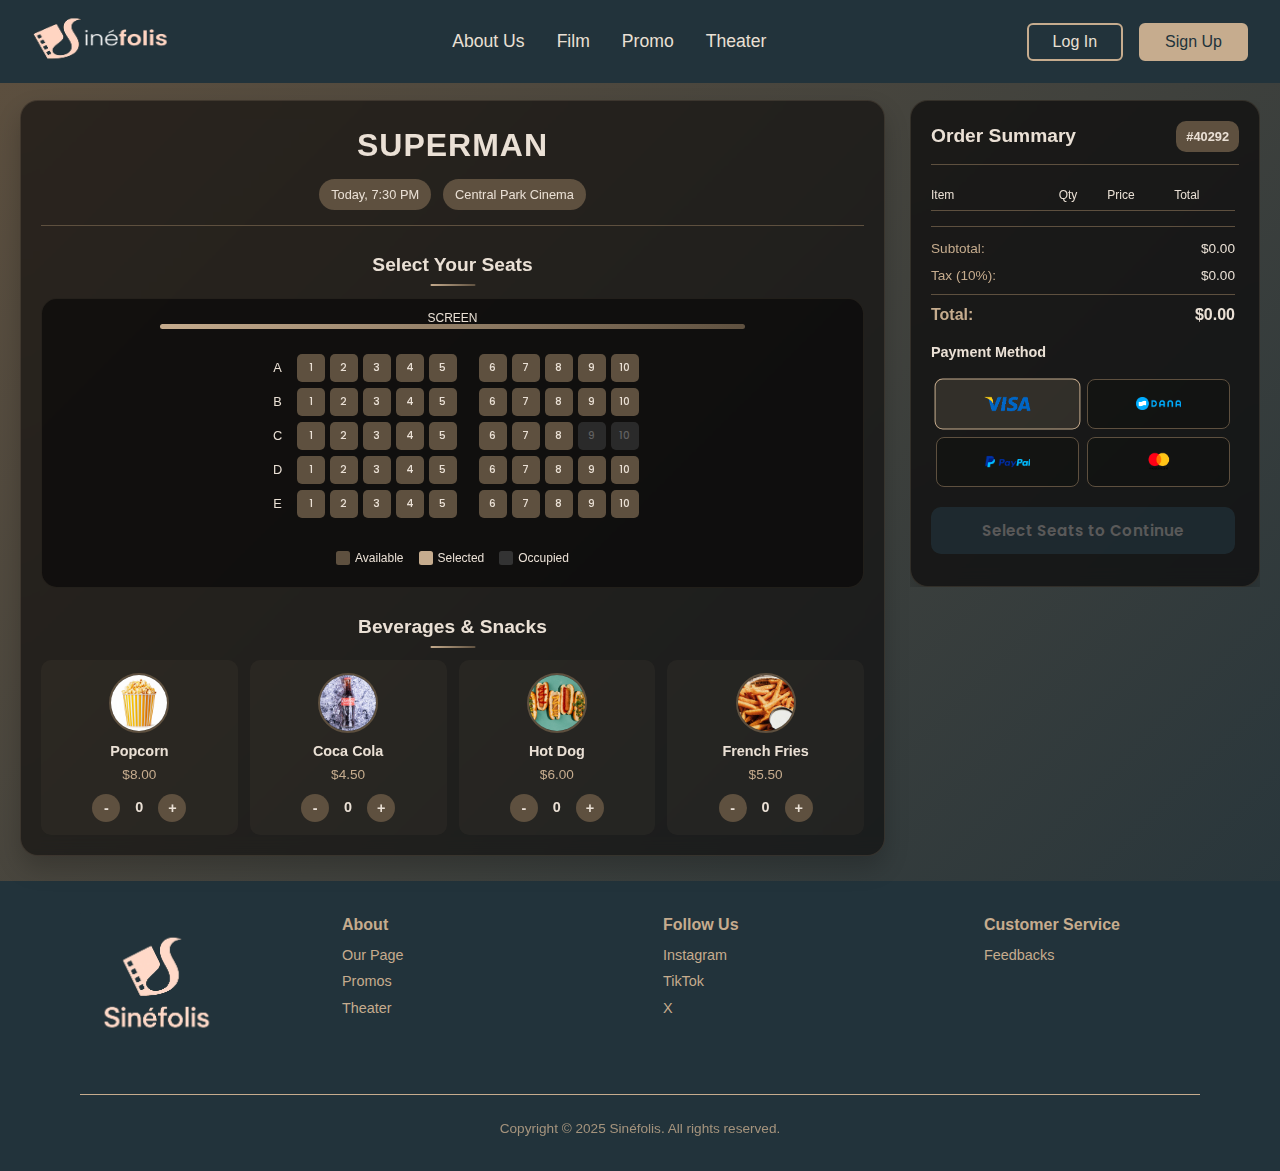
<file: code/src/html/payment.html>
<!DOCTYPE html>
<html lang="en">
<head>
    <meta charset="UTF-8">
    <meta name="viewport" content="width=device-width, initial-scale=1.0">
    <title>Payment</title>
    <link rel="icon" href="../../images/sitefooterlogo.png" type="image/png">
    <link rel="stylesheet" href="../css/payment.css">
    <link href="https://fonts.googleapis.com/css2?family=Poppins:wght@300;400;500;600;700&display=swap" rel="stylesheet">
</head>
<body>
  <link rel="stylesheet" href="../component/navbar.css"/>
  <div id="navbar-placeholder"></div>
  
    <main class="main-content">
        <div class="container">
            <div class="payment-wrapper">
                <div class="left-section">
                    <div class="movie-header">
                        <h1 class="movie-title">SUPERMAN</h1>
                        <div class="movie-info">
                            <span class="showtime">Today, 7:30 PM</span>
                            <span class="theater">Central Park Cinema</span>
                        </div>
                    </div>

                    <div class="seat-selection">
                        <h2 class="section-title">Select Your Seats</h2>
                        <div class="theater-layout">
                            <div class="screen">
                                <div class="screen-label">SCREEN</div>
                            </div>
                            
                            <div class="seating-area">
                                <div class="seat-row">
                                    <span class="row-label">A</span>
                                    <div class="seats">
                                        <button class="seat available" data-seat="A1" onclick="toggleSeat(this)">1</button>
                                        <button class="seat available" data-seat="A2" onclick="toggleSeat(this)">2</button>
                                        <button class="seat available" data-seat="A3" onclick="toggleSeat(this)">3</button>
                                        <button class="seat available" data-seat="A4" onclick="toggleSeat(this)">4</button>
                                        <button class="seat available" data-seat="A5" onclick="toggleSeat(this)">5</button>
                                        <div class="aisle"></div>
                                        <button class="seat available" data-seat="A6" onclick="toggleSeat(this)">6</button>
                                        <button class="seat available" data-seat="A7" onclick="toggleSeat(this)">7</button>
                                        <button class="seat available" data-seat="A8" onclick="toggleSeat(this)">8</button>
                                        <button class="seat available" data-seat="A9" onclick="toggleSeat(this)">9</button>
                                        <button class="seat available" data-seat="A10" onclick="toggleSeat(this)">10</button>
                                    </div>
                                </div>

                                <div class="seat-row">
                                    <span class="row-label">B</span>
                                    <div class="seats">
                                        <button class="seat available" data-seat="B1" onclick="toggleSeat(this)">1</button>
                                        <button class="seat available" data-seat="B2" onclick="toggleSeat(this)">2</button>
                                        <button class="seat available" data-seat="B3" onclick="toggleSeat(this)">3</button>
                                        <button class="seat available" data-seat="B4" onclick="toggleSeat(this)">4</button>
                                        <button class="seat available" data-seat="B5" onclick="toggleSeat(this)">5</button>
                                        <div class="aisle"></div>
                                        <button class="seat available" data-seat="B6" onclick="toggleSeat(this)">6</button>
                                        <button class="seat available" data-seat="B7" onclick="toggleSeat(this)">7</button>
                                        <button class="seat available" data-seat="B8" onclick="toggleSeat(this)">8</button>
                                        <button class="seat available" data-seat="B9" onclick="toggleSeat(this)">9</button>
                                        <button class="seat available" data-seat="B10" onclick="toggleSeat(this)">10</button>
                                    </div>
                                </div>

                                <div class="seat-row">
                                    <span class="row-label">C</span>
                                    <div class="seats">
                                        <button class="seat available" data-seat="C1" onclick="toggleSeat(this)">1</button>
                                        <button class="seat available" data-seat="C2" onclick="toggleSeat(this)">2</button>
                                        <button class="seat available" data-seat="C3" onclick="toggleSeat(this)">3</button>
                                        <button class="seat available" data-seat="C4" onclick="toggleSeat(this)">4</button>
                                        <button class="seat available" data-seat="C5" onclick="toggleSeat(this)">5</button>
                                        <div class="aisle"></div>
                                        <button class="seat available" data-seat="C6" onclick="toggleSeat(this)">6</button>
                                        <button class="seat available" data-seat="C7" onclick="toggleSeat(this)">7</button>
                                        <button class="seat available" data-seat="C8" onclick="toggleSeat(this)">8</button>
                                        <button class="seat occupied" data-seat="C9" disabled>9</button>
                                        <button class="seat occupied" data-seat="C10" disabled>10</button>
                                    </div>
                                </div>

                                <div class="seat-row">
                                    <span class="row-label">D</span>
                                    <div class="seats">
                                        <button class="seat available" data-seat="D1" onclick="toggleSeat(this)">1</button>
                                        <button class="seat available" data-seat="D2" onclick="toggleSeat(this)">2</button>
                                        <button class="seat available" data-seat="D3" onclick="toggleSeat(this)">3</button>
                                        <button class="seat available" data-seat="D4" onclick="toggleSeat(this)">4</button>
                                        <button class="seat available" data-seat="D5" onclick="toggleSeat(this)">5</button>
                                        <div class="aisle"></div>
                                        <button class="seat available" data-seat="D6" onclick="toggleSeat(this)">6</button>
                                        <button class="seat available" data-seat="D7" onclick="toggleSeat(this)">7</button>
                                        <button class="seat available" data-seat="D8" onclick="toggleSeat(this)">8</button>
                                        <button class="seat available" data-seat="D9" onclick="toggleSeat(this)">9</button>
                                        <button class="seat available" data-seat="D10" onclick="toggleSeat(this)">10</button>
                                    </div>
                                </div>

                                <div class="seat-row">
                                    <span class="row-label">E</span>
                                    <div class="seats">
                                        <button class="seat available" data-seat="E1" onclick="toggleSeat(this)">1</button>
                                        <button class="seat available" data-seat="E2" onclick="toggleSeat(this)">2</button>
                                        <button class="seat available" data-seat="E3" onclick="toggleSeat(this)">3</button>
                                        <button class="seat available" data-seat="E4" onclick="toggleSeat(this)">4</button>
                                        <button class="seat available" data-seat="E5" onclick="toggleSeat(this)">5</button>
                                        <div class="aisle"></div>
                                        <button class="seat available" data-seat="E6" onclick="toggleSeat(this)">6</button>
                                        <button class="seat available" data-seat="E7" onclick="toggleSeat(this)">7</button>
                                        <button class="seat available" data-seat="E8" onclick="toggleSeat(this)">8</button>
                                        <button class="seat available" data-seat="E9" onclick="toggleSeat(this)">9</button>
                                        <button class="seat available" data-seat="E10" onclick="toggleSeat(this)">10</button>
                                    </div>
                                </div>
                            </div>

                            <div class="seat-legend">
                                <div class="legend-item">
                                    <div class="legend-seat available"></div>
                                    <span>Available</span>
                                </div>
                                <div class="legend-item">
                                    <div class="legend-seat selected"></div>
                                    <span>Selected</span>
                                </div>
                                <div class="legend-item">
                                    <div class="legend-seat occupied"></div>
                                    <span>Occupied</span>
                                </div>
                            </div>
                        </div>
                    </div>

                    <div class="beverages-section">
                        <h2 class="section-title">Beverages & Snacks</h2>
                        <div class="beverages-grid">
                            <div class="beverage-item">
                                <img src="../../images/popcorn.png" alt="Popcorn">
                                <div class="beverage-info">
                                    <h3>Popcorn</h3>
                                    <p class="price">$8.00</p>
                                </div>
                                <div class="quantity-control">
                                    <button class="qty-btn minus" onclick="updateQuantity('popcorn', -1)">-</button>
                                    <span class="quantity" id="popcorn-qty">0</span>
                                    <button class="qty-btn plus" onclick="updateQuantity('popcorn', 1)">+</button>
                                </div>
                            </div>

                            <div class="beverage-item">
                                <img src="../../images/cola.png" alt="Cola">
                                <div class="beverage-info">
                                    <h3>Coca Cola</h3>
                                    <p class="price">$4.50</p>
                                </div>
                                <div class="quantity-control">
                                    <button class="qty-btn minus" onclick="updateQuantity('cola', -1)">-</button>
                                    <span class="quantity" id="cola-qty">0</span>
                                    <button class="qty-btn plus" onclick="updateQuantity('cola', 1)">+</button>
                                </div>
                            </div>

                            <div class="beverage-item">
                                <img src="../../images/hotdog.png" alt="Hot Dog">
                                <div class="beverage-info">
                                    <h3>Hot Dog</h3>
                                    <p class="price">$6.00</p>
                                </div>
                                <div class="quantity-control">
                                    <button class="qty-btn minus" onclick="updateQuantity('hotdog', -1)">-</button>
                                    <span class="quantity" id="hotdog-qty">0</span>
                                    <button class="qty-btn plus" onclick="updateQuantity('hotdog', 1)">+</button>
                                </div>
                            </div>

                            <div class="beverage-item">
                                <img src="../../images/fries.png" alt="French Fries">
                                <div class="beverage-info">
                                    <h3>French Fries</h3>
                                    <p class="price">$5.50</p>
                                </div>
                                <div class="quantity-control">
                                    <button class="qty-btn minus" onclick="updateQuantity('fries', -1)">-</button>
                                    <span class="quantity" id="fries-qty">0</span>
                                    <button class="qty-btn plus" onclick="updateQuantity('fries', 1)">+</button>
                                </div>
                            </div>
                        </div>
                    </div>
                </div>

                <div class="right-section">
                    <div class="invoice-card">
                        <div class="invoice-header">
                            <h2>Order Summary</h2>
                            <span class="invoice-number">#40292</span>
                        </div>

                        <div class="invoice-content">
                            <div class="order-items">
                                <div class="item-header">
                                    <span>Item</span>
                                    <span>Qty</span>
                                    <span>Price</span>
                                    <span>Total</span>
                                </div>

                                <div id="selected-seats" class="order-section">
                                    </div>

                                <div id="selected-beverages" class="order-section">
                                    </div>
                            </div>

                            <div class="order-total">
                                <div class="total-row">
                                    <span>Subtotal:</span>
                                    <span id="subtotal">$0.00</span>
                                </div>
                                <div class="total-row">
                                    <span>Tax (10%):</span>
                                    <span id="tax">$0.00</span>
                                </div>
                                <div class="total-row final-total">
                                    <span>Total:</span>
                                    <span id="total">$0.00</span>
                                </div>
                            </div>

                            <div class="payment-methods">
                                <h3>Payment Method</h3>
                                <div class="payment-options">
                                    <label class="payment-option">
                                        <input type="radio" name="payment" value="visa" checked>
                                        <div class="payment-card">
                                            <img src="../../images/visa.png" alt="Visa">
                                        </div>
                                    </label>
                                    <label class="payment-option">
                                        <input type="radio" name="payment" value="dana">
                                        <div class="payment-card">
                                            <img src="../../images/dana.png" alt="Dana">
                                        </div>
                                    </label>
                                    <label class="payment-option">
                                        <input type="radio" name="payment" value="paypal">
                                        <div class="payment-card">
                                            <img src="../../images/paypal.png" alt="PayPal">
                                        </div>
                                    </label>
                                    <label class="payment-option">
                                        <input type="radio" name="payment" value="mastercard">
                                        <div class="payment-card">
                                            <img src="../../images/mastercard.png" alt="mastercard">
                                        </div>
                                    </label>
                                </div>
                            </div>
                            <button class="finish-btn" onclick="finishTransaction()">
                                Complete Payment
                            </button>
                        </div>
                    </div>
                </div>
            </div>
        </div>
    </main>

    <link rel="stylesheet" href="../component/footer.css"/>
    <div id="footer-placeholder"></div>

    <div id="successModal" class="modal">
        <div class="modal-content">
            <div class="success-icon">✓</div>
            <h2>Payment Successful!</h2>
            <p>Your tickets have been booked successfully.</p>
            <p>Order #<span id="orderNumber">40292</span></p>
            <button class="modal-btn" onclick="goToHome()">Go to Home</button>
        </div>
    </div>

    <script src="../js/payment.js"></script>
</body>
</html>
</file>
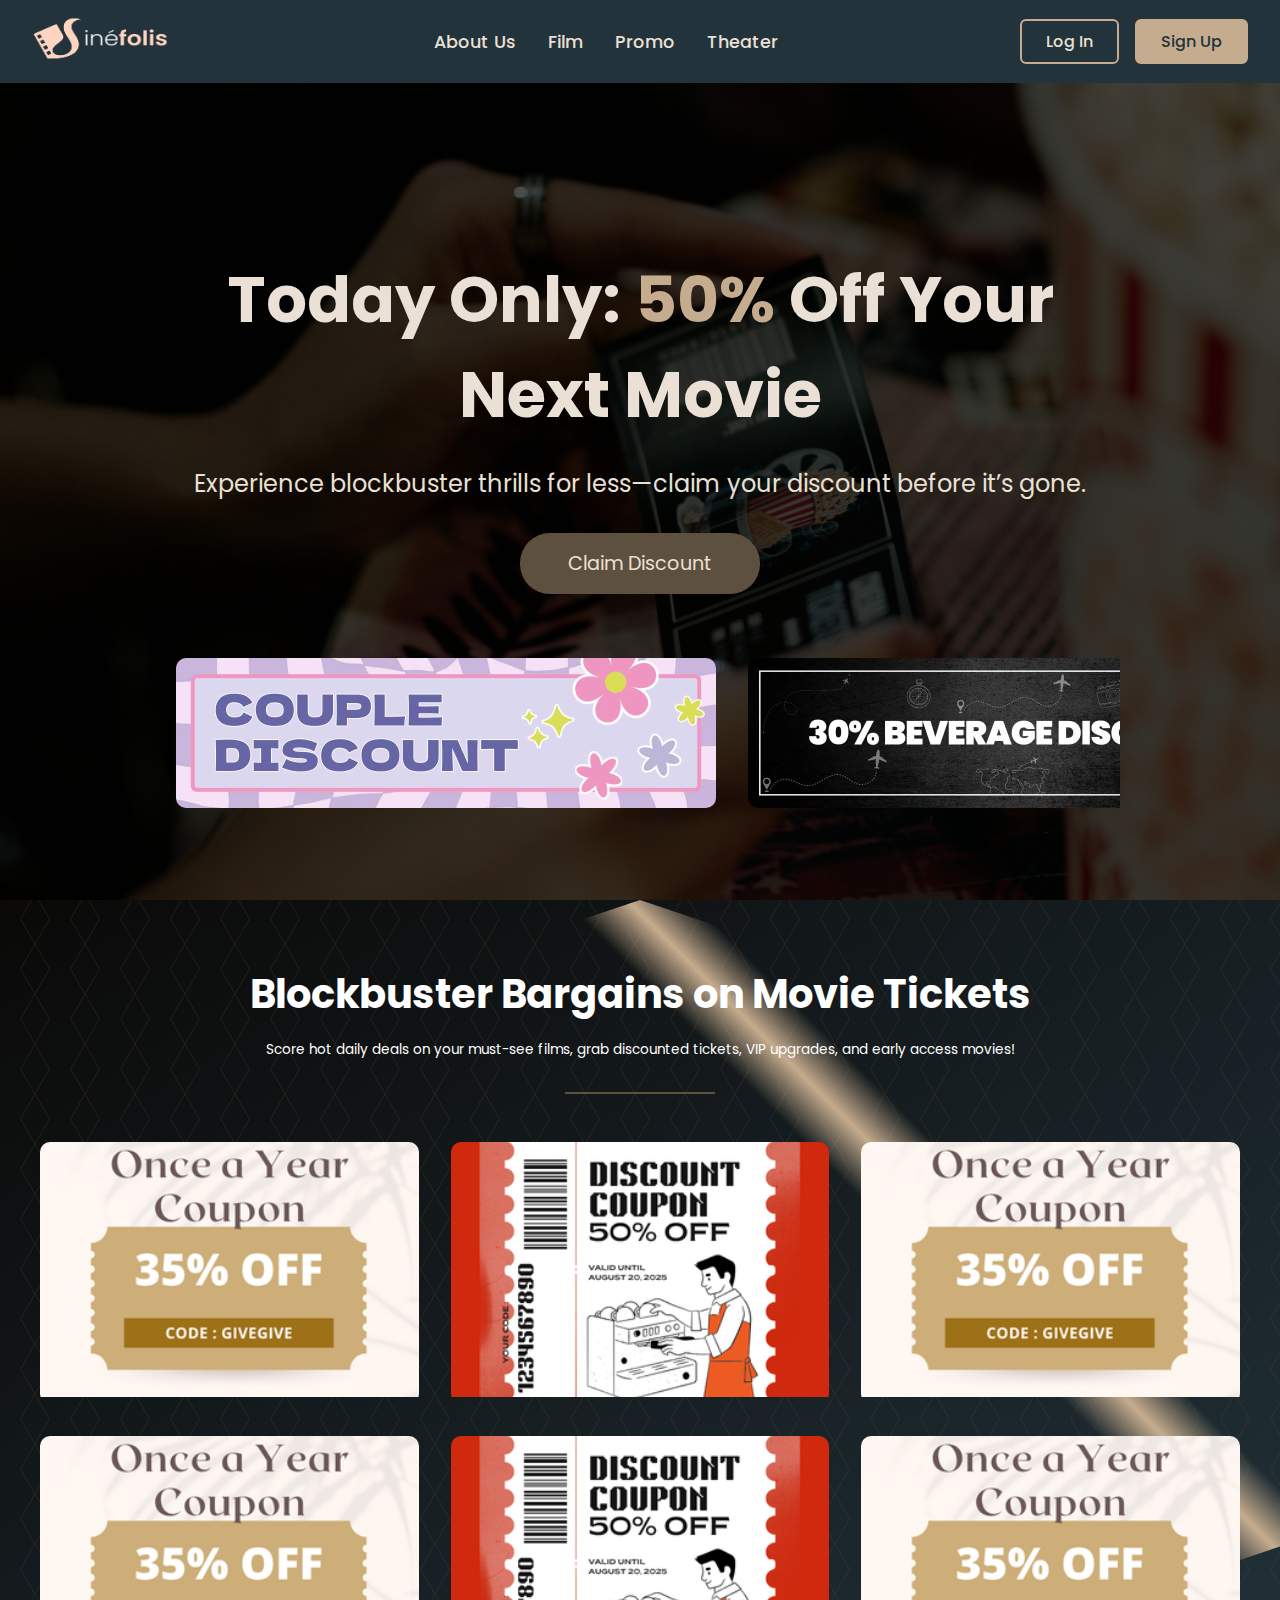
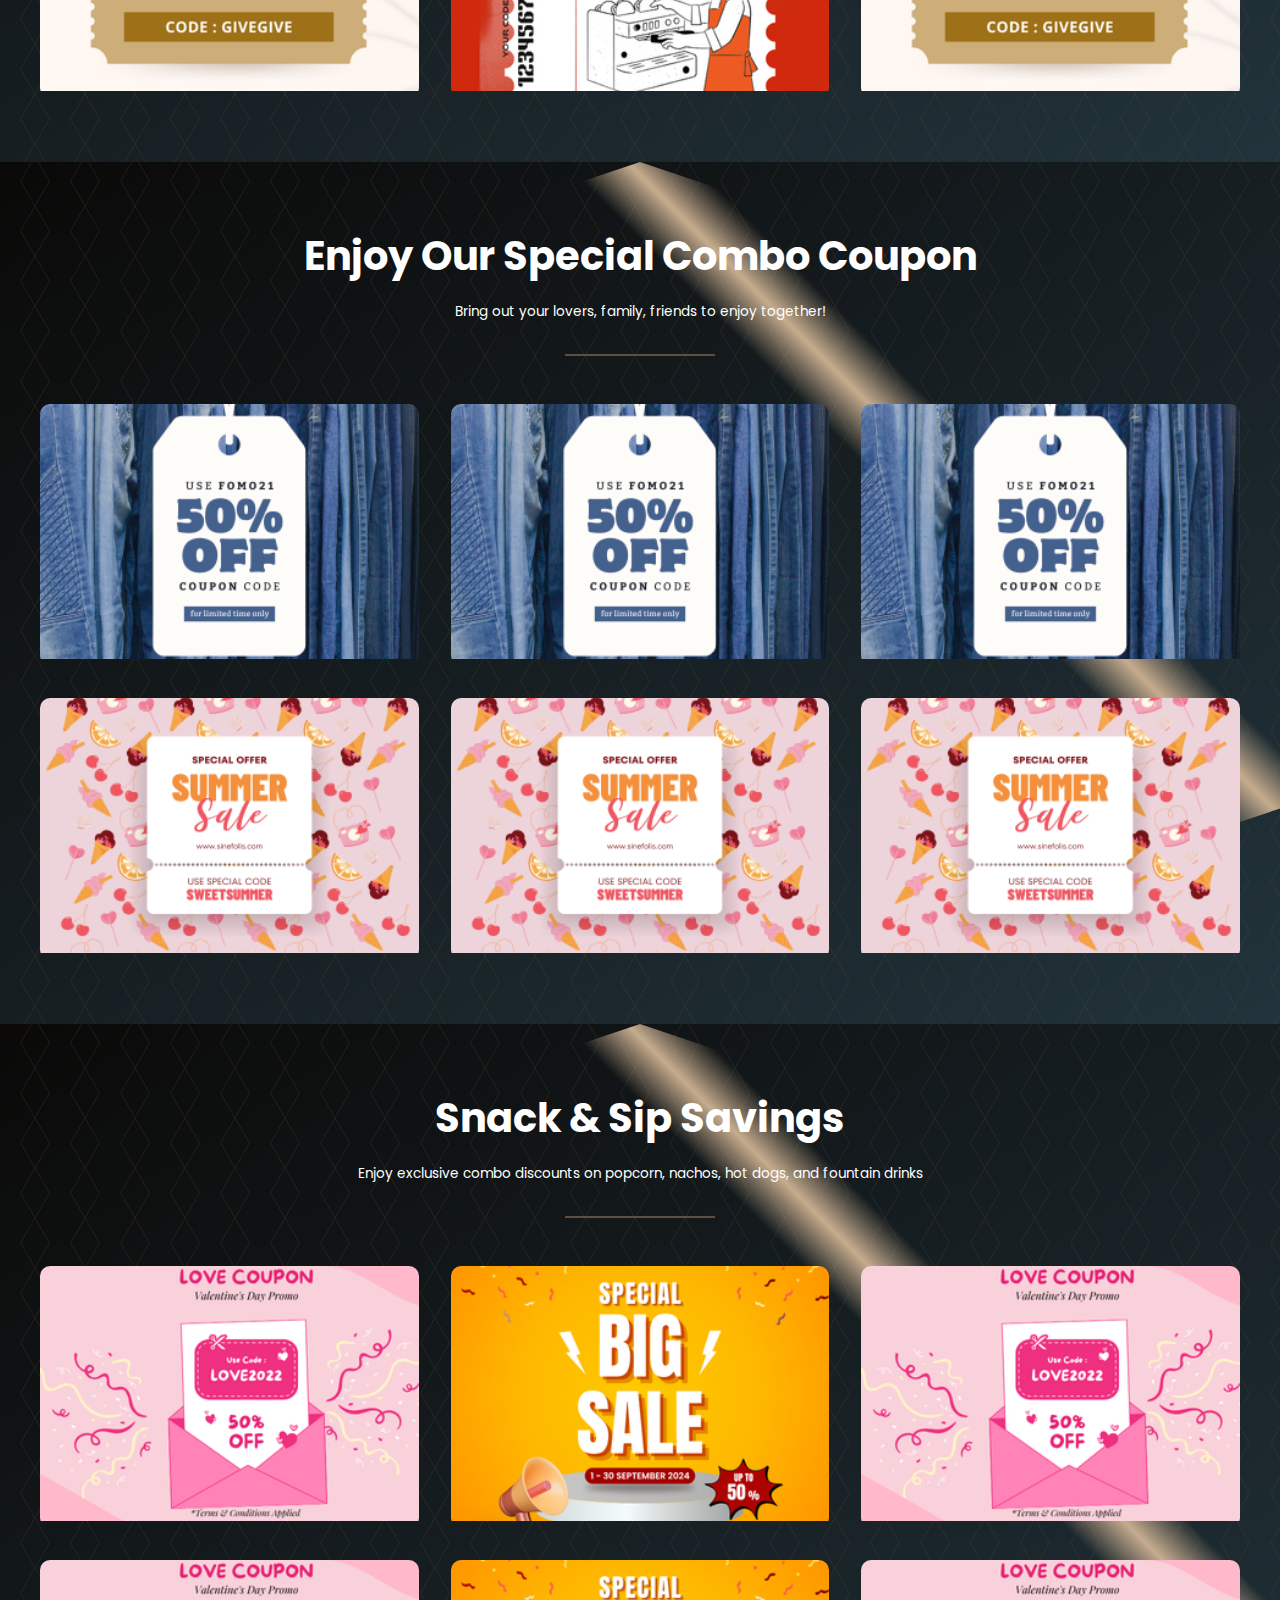
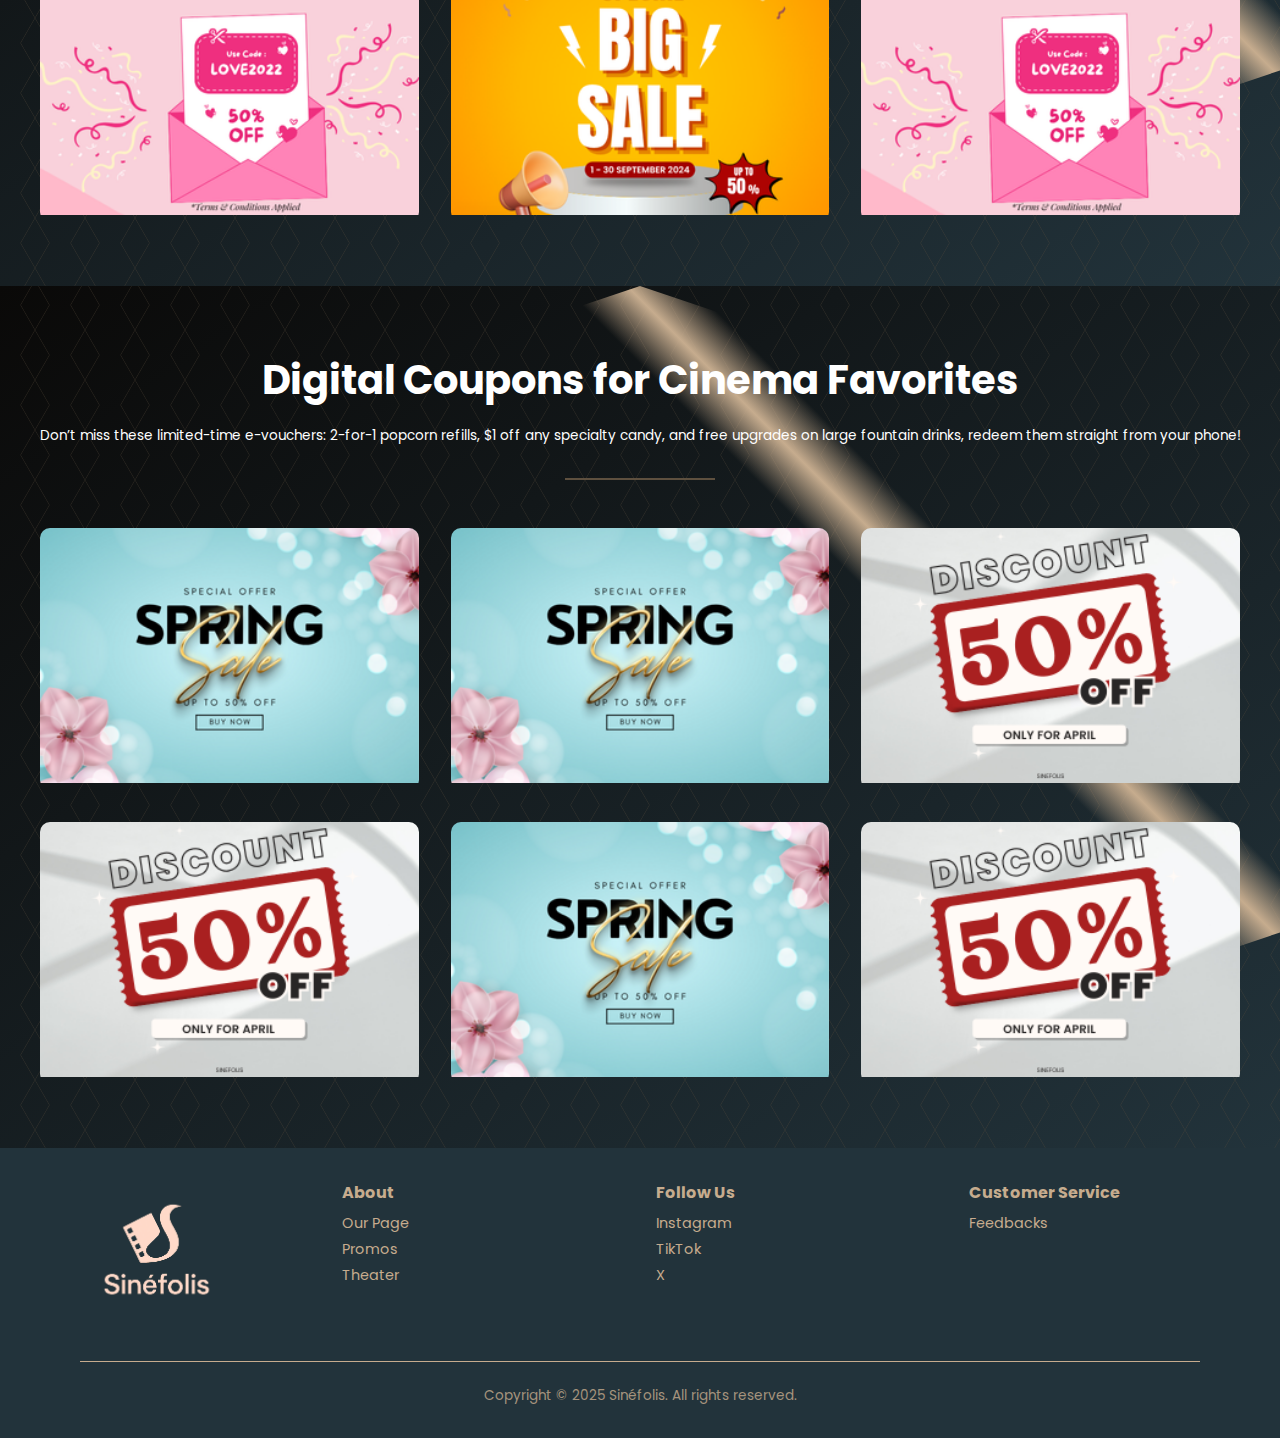
<file: code/src/html/promo_page.html>
<!DOCTYPE html>
<html lang="en">
<head>
    <meta charset="UTF-8">
    <meta name="viewport" content="width=device-width, initial-scale=1.0">
    <title>Promo</title>
    <link rel="icon" href="../../images/sitefooterlogo.png" type="image/png">    
    <link href="https://fonts.googleapis.com/css2?family=Poppins:wght@400;600;700&display=swap" rel="stylesheet">
    <link rel="stylesheet" href="../css/promo_page.css">
</head>
<body>
<!-- HEADER -->
<link rel="stylesheet" href="../component/navbar.css" />
<div id="navbar-placeholder"></div>

<main>
<!-- Section 1: Hero Promo -->
<section class="hero-promo">
    <div class="hero-content">
        <h1>Today Only: <span class="highlight">50%</span> Off Your Next Movie</h1>
        <p class="subheader">Experience blockbuster thrills for less—claim your discount before it’s gone.</p>
        <button class="cta-btn" id="discountBtn">Claim Discount</button>
    </div>
    
    <div class="carousel-container">
        <div class="carousel-track">
            <img src="../../images/Banner_image1.jpg" alt="Movie banner">
            <img src="../../images/Banner_image2.jpg" alt="Movie banner">
            <img src="../../images/Banner_image3.jpg" alt="Movie banner">
            <img src="../../images/Banner_image1.jpg" alt="Movie banner">
            <img src="../../images/Banner_image2.jpg" alt="Movie banner">
            <img src="../../images/Banner_image3.jpg" alt="Movie banner">
        </div>
    </div>
</section>
<!-- Section 2: Blockbuster Bargains -->
<section class="deals-section">
    <div class="deals-header">
        <h2>Blockbuster Bargains on Movie Tickets</h2>
        <p class="deals-subheader">Score hot daily deals on your must-see films, grab discounted tickets, VIP upgrades, and early access movies!</p>
        <div class="section-divider"></div>
    </div>
    
    <div class="deals-grid">
        <div class="deal-card">
            <img src="../../images/kupon1.png" alt="Movie deal" class="deal-image">
            <div class="claimed-overlay">
                <img src="../../images/check_image.png" alt="Checkmark" class="checkmark">
                <div class="claimed-text">Claimed</div>
            </div>
        </div>
        <div class="deal-card">
            <img src="../../images/kupon2.png" alt="Movie deal" class="deal-image">
            <div class="claimed-overlay">
                <img src="../../images/check_image.png" alt="Checkmark" class="checkmark">
                <div class="claimed-text">Claimed</div>
            </div>
        </div>
        <div class="deal-card">
            <img src="../../images/kupon1.png" alt="Movie deal" class="deal-image">
            <div class="claimed-overlay">
                <img src="../../images/check_image.png" alt="Checkmark" class="checkmark">
                <div class="claimed-text">Claimed</div>
            </div>
        </div>
        <div class="deal-card">
            <img src="../../images/kupon1.png" alt="Movie deal" class="deal-image">
            <div class="claimed-overlay">
                <img src="../../images/check_image.png" alt="Checkmark" class="checkmark">
                <div class="claimed-text">Claimed</div>
            </div>
        </div>
        <div class="deal-card">
            <img src="../../images/kupon2.png" alt="Movie deal" class="deal-image">
            <div class="claimed-overlay">
                <img src="../../images/check_image.png" alt="Checkmark" class="checkmark">
                <div class="claimed-text">Claimed</div>
            </div>
        </div>
        <div class="deal-card">
            <img src="../../images/kupon1.png" alt="Movie deal" class="deal-image">
            <div class="claimed-overlay">
                <img src="../../images/check_image.png" alt="Checkmark" class="checkmark">
                <div class="claimed-text">Claimed</div>
            </div>
        </div>
    </div>
</section>
<!-- Section 3: Special Combo Coupon -->
<section class="deals-section">
    <div class="deals-header">
        <h2>Enjoy Our Special Combo Coupon</h2>
        <p class="deals-subheader">Bring out your lovers, family, friends to enjoy together!</p>
        <div class="section-divider"></div>
    </div>
    
    <div class="deals-grid">
        <div class="deal-card">
            <img src="../../images/kupon6.png" alt="Movie deal" class="deal-image">
            <div class="claimed-overlay">
                <img src="../../images/check_image.png" alt="Checkmark" class="checkmark">
                <div class="claimed-text">Claimed</div>
            </div>
        </div>
        <div class="deal-card">
            <img src="../../images/kupon6.png" alt="Movie deal" class="deal-image">
            <div class="claimed-overlay">
                <img src="../../images/check_image.png" alt="Checkmark" class="checkmark">
                <div class="claimed-text">Claimed</div>
            </div>
        </div>
        <div class="deal-card">
            <img src="../../images/kupon6.png" alt="Movie deal" class="deal-image">
            <div class="claimed-overlay">
                <img src="../../images/check_image.png" alt="Checkmark" class="checkmark">
                <div class="claimed-text">Claimed</div>
            </div>
        </div>
        <div class="deal-card">
            <img src="../../images/kupon7.png" alt="Movie deal" class="deal-image">
            <div class="claimed-overlay">
                <img src="../../images/check_image.png" alt="Checkmark" class="checkmark">
                <div class="claimed-text">Claimed</div>
            </div>
        </div>
        <div class="deal-card">
            <img src="../../images/kupon7.png" alt="Movie deal" class="deal-image">
            <div class="claimed-overlay">
                <img src="../../images/check_image.png" alt="Checkmark" class="checkmark">
                <div class="claimed-text">Claimed</div>
            </div>
        </div>
        <div class="deal-card">
            <img src="../../images/kupon7.png" alt="Movie deal" class="deal-image">
            <div class="claimed-overlay">
                <img src="../../images/check_image.png" alt="Checkmark" class="checkmark">
                <div class="claimed-text">Claimed</div>
            </div>
        </div>
    </div>
</section>
<!-- Section 4: Snack & Sip Savings -->
<section class="deals-section">
    <div class="deals-header">
        <h2>Snack & Sip Savings</h2>
        <p class="deals-subheader">Enjoy exclusive combo discounts on popcorn, nachos, hot dogs, and fountain drinks</p>
        <div class="section-divider"></div>
    </div>
    
    <div class="deals-grid">
        <div class="deal-card">
            <img src="../../images/kupon3.png" alt="Movie deal" class="deal-image">
            <div class="claimed-overlay">
                <img src="../../images/check_image.png" alt="Checkmark" class="checkmark">
                <div class="claimed-text">Claimed</div>
            </div>
        </div>
        <div class="deal-card">
            <img src="../../images/kupon4.png" alt="Movie deal" class="deal-image">
            <div class="claimed-overlay">
                <img src="../../images/check_image.png" alt="Checkmark" class="checkmark">
                <div class="claimed-text">Claimed</div>
            </div>
        </div>
        <div class="deal-card">
            <img src="../../images/kupon3.png" alt="Movie deal" class="deal-image">
            <div class="claimed-overlay">
                <img src="../../images/check_image.png" alt="Checkmark" class="checkmark">
                <div class="claimed-text">Claimed</div>
            </div>
        </div>
        <div class="deal-card">
            <img src="../../images/kupon3.png" alt="Movie deal" class="deal-image">
            <div class="claimed-overlay">
                <img src="../../images/check_image.png" alt="Checkmark" class="checkmark">
                <div class="claimed-text">Claimed</div>
            </div>
        </div>
        <div class="deal-card">
            <img src="../../images/kupon4.png" alt="Movie deal" class="deal-image">
            <div class="claimed-overlay">
                <img src="../../images/check_image.png" alt="Checkmark" class="checkmark">
                <div class="claimed-text">Claimed</div>
            </div>
        </div>
        <div class="deal-card">
            <img src="../../images/kupon3.png" alt="Movie deal" class="deal-image">
            <div class="claimed-overlay">
                <img src="../../images/check_image.png" alt="Checkmark" class="checkmark">
                <div class="claimed-text">Claimed</div>
            </div>
        </div>
    </div>
</section>
<!-- Section 5: Digital Coupons -->
<section class="deals-section">
    <div class="deals-header">
        <h2>Digital Coupons for Cinema Favorites</h2>
        <p class="deals-subheader">Don’t miss these limited-time e-vouchers: 2-for-1 popcorn refills, $1 off any specialty candy, and free upgrades on large fountain drinks, redeem them straight from your phone!</p>
        <div class="section-divider"></div>
    </div>
    
    <div class="deals-grid">
        <div class="deal-card">
            <img src="../../images/kupon5.png" alt="Movie deal" class="deal-image">
            <div class="claimed-overlay">
                <img src="../../images/check_image.png" alt="Checkmark" class="checkmark">
                <div class="claimed-text">Claimed</div>
            </div>
        </div>
        <div class="deal-card">
            <img src="../../images/kupon5.png" alt="Movie deal" class="deal-image">
            <div class="claimed-overlay">
                <img src="../../images/check_image.png" alt="Checkmark" class="checkmark">
                <div class="claimed-text">Claimed</div>
            </div>
        </div>
        <div class="deal-card">
            <img src="../../images/kupon8.png" alt="Movie deal" class="deal-image">
            <div class="claimed-overlay">
                <img src="../../images/check_image.png" alt="Checkmark" class="checkmark">
                <div class="claimed-text">Claimed</div>
            </div>
        </div>
        <div class="deal-card">
            <img src="../../images/kupon8.png" alt="Movie deal" class="deal-image">
            <div class="claimed-overlay">
                <img src="../../images/check_image.png" alt="Checkmark" class="checkmark">
                <div class="claimed-text">Claimed</div>
            </div>
        </div>
        <div class="deal-card">
            <img src="../../images/kupon5.png" alt="Movie deal" class="deal-image">
            <div class="claimed-overlay">
                <img src="../../images/check_image.png" alt="Checkmark" class="checkmark">
                <div class="claimed-text">Claimed</div>
            </div>
        </div>
        <div class="deal-card">
            <img src="../../images/kupon8.png" alt="Movie deal" class="deal-image">
            <div class="claimed-overlay">
                <img src="../../images/check_image.png" alt="Checkmark" class="checkmark">
                <div class="claimed-text">Claimed</div>
            </div>
        </div>
    </div>
</section>
</main>

<!-- FOOTER -->
<link rel="stylesheet" href="../component/footer.css" />
<div id="footer-placeholder"></div>

<script src="../js/promo_page.js"></script>
</body>
</html>
</file>
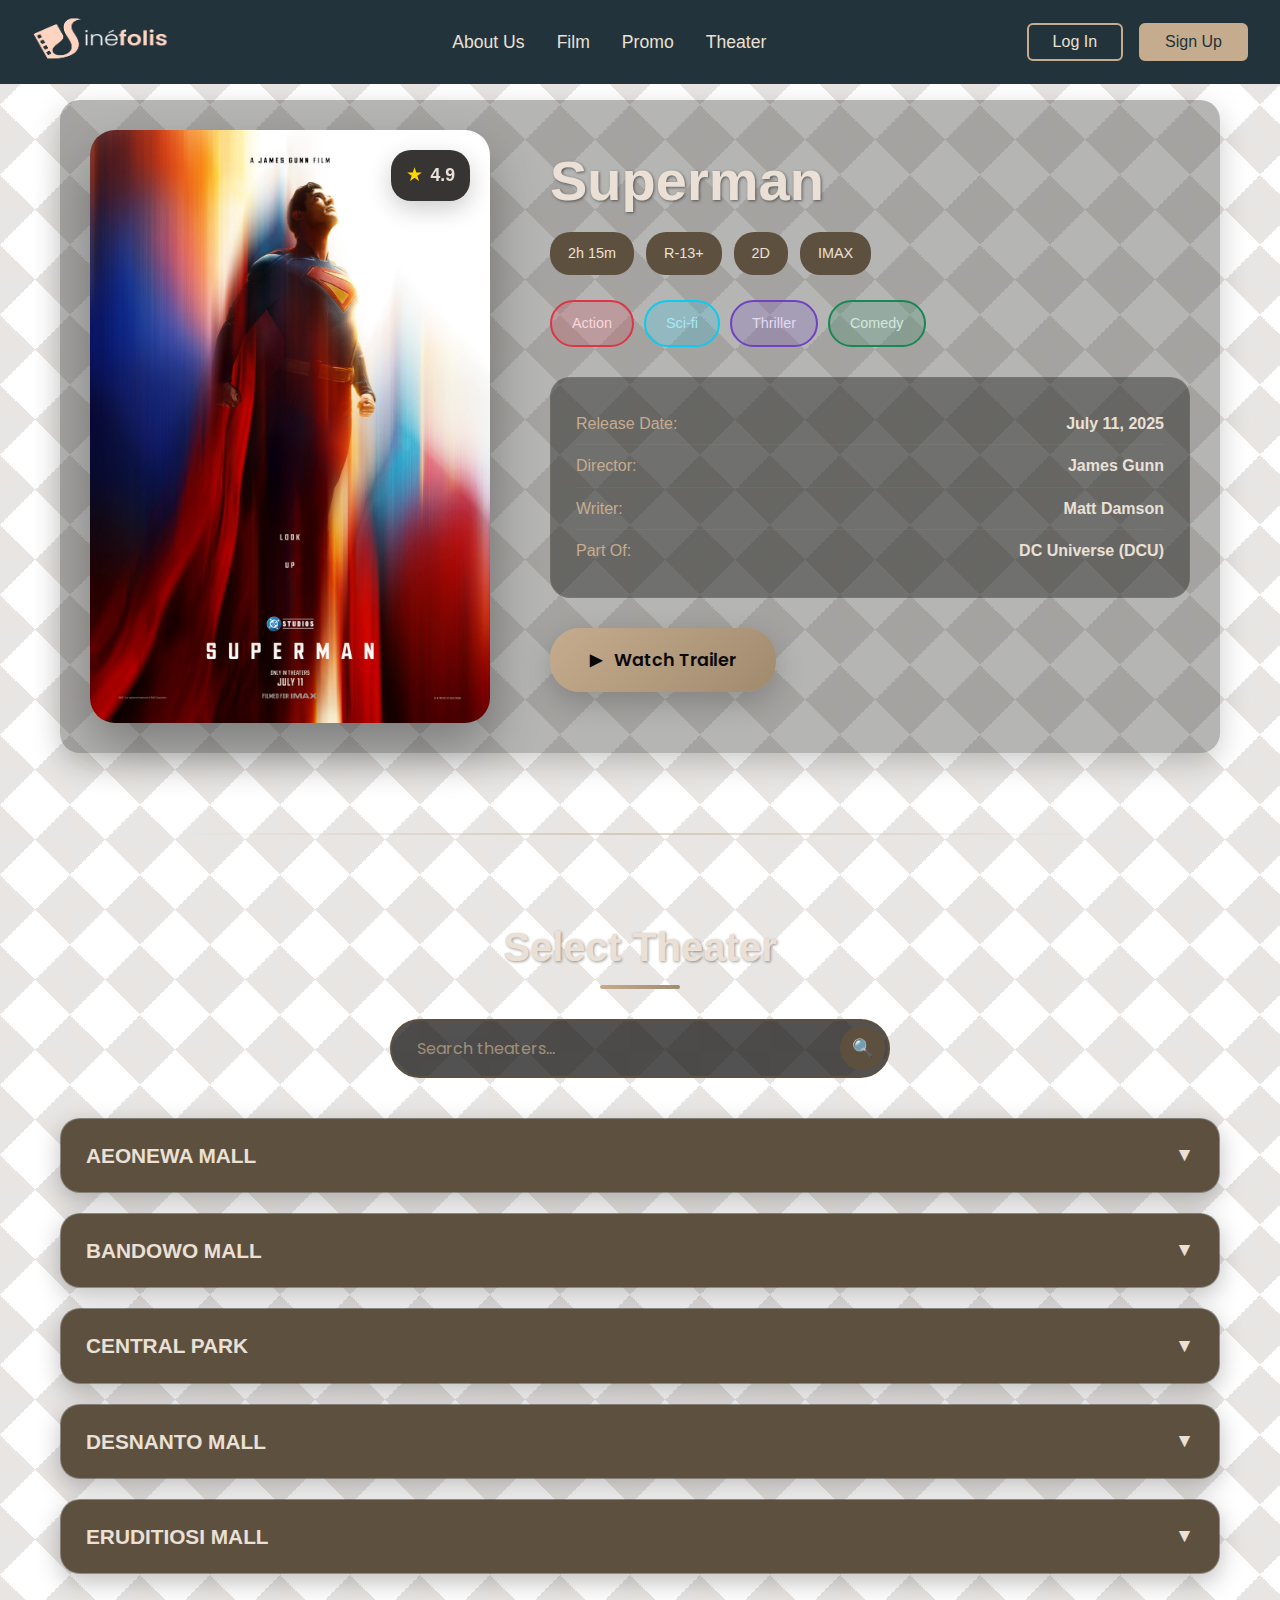
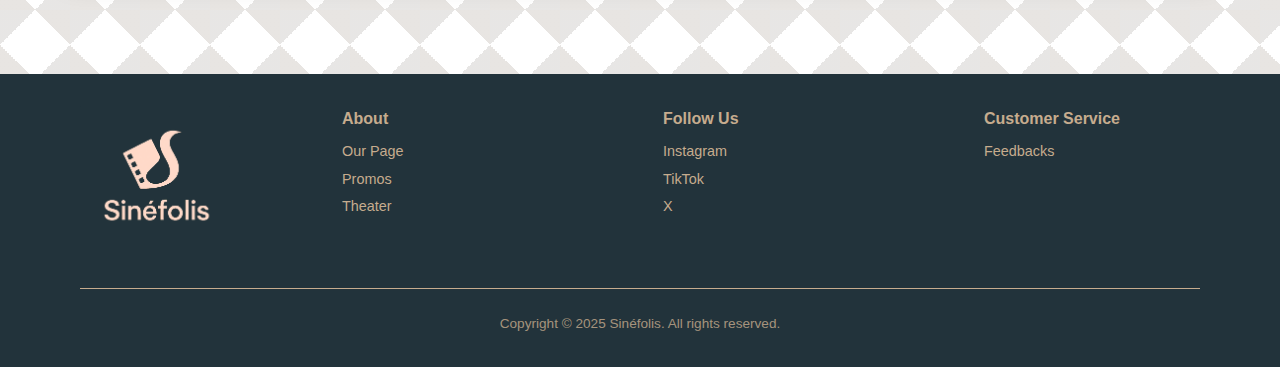
<file: code/src/html/select_theater.html>
<!DOCTYPE html>
<html lang="en">
<head>
    <meta charset="UTF-8">
    <meta name="viewport" content="width=device-width, initial-scale=1.0">
    <title>Theater</title>
    <link rel="icon" href="../../images/sitefooterlogo.png" type="image/png">
    <link rel="stylesheet" href="../css/select_theater.css">
    <link href="https://fonts.googleapis.com/css2?family=Poppins:wght@300;400;500;600;700&display=swap" rel="stylesheet">
</head>
<body>
    <link rel="stylesheet" href="../component/navbar.css" />
    <div id="navbar-placeholder"></div>
        <main class="main-content">
        <section class="movie-details">
            <div class="container">
                <div class="movie-info-wrapper">
                    <div class="movie-poster">
                        <img src="../../images/superman_xlg.jpg" alt="Superman Movie Poster">
                        <div class="poster-overlay">
                            <div class="rating-badge">
                                <span class="star">★</span>
                                <span class="rating-number">4.9</span>
                            </div>
                        </div>
                    </div>
                    
                    <div class="movie-details-content">
                        <div class="movie-header">
                            <h1 class="movie-title">Superman</h1>
                            <div class="movie-badges">
                                <span class="badge duration">2h 15m</span>
                                <span class="badge rated">R-13+</span>
                                <span class="badge format">2D</span>
                                <span class="badge imax">IMAX</span>
                            </div>
                        </div>
                        
                        <div class="movie-genres">
                            <span class="genre action">Action</span>
                            <span class="genre sci-fi">Sci-fi</span>
                            <span class="genre thriller">Thriller</span>
                            <span class="genre comedy">Comedy</span>
                        </div>
                        
                        <div class="movie-meta">
                            <div class="meta-row">
                                <span class="meta-label">Release Date:</span>
                                <span class="meta-value">July 11, 2025</span>
                            </div>
                            <div class="meta-row">
                                <span class="meta-label">Director:</span>
                                <span class="meta-value">James Gunn</span>
                            </div>
                            <div class="meta-row">
                                <span class="meta-label">Writer:</span>
                                <span class="meta-value">Matt Damson</span>
                            </div>
                            <div class="meta-row">
                                <span class="meta-label">Part Of:</span>
                                <span class="meta-value">DC Universe (DCU)</span>
                            </div>
                        </div>
                        
                        <a href="https://youtu.be/hUUszE29jS0?si=YmK2efKHsuGk5RA3" target="_blank" rel="noopener noreferrer" class="watch-trailer-btn">
                            <span class="play-icon">▶</span>
                            Watch Trailer
                        </a>
                    </div>
                </div>
            </div>
        </section>
        
        <div class="section-divider">
            <div class="container">
                <div class="divider-line"></div>
            </div>
        </div>
        
        <section class="select-theater">
            <div class="container">
                <h2 class="section-title">Select Theater</h2>
                
                <div class="theater-search">
                    <div class="search-container">
                        <input type="text" id="theaterSearch" placeholder="Search theaters..." onkeyup="searchTheaters()">
                        <button class="search-btn" aria-label="Search Theaters">
                            <span class="search-icon">🔍</span>
                        </button>
                    </div>
                </div>
                
                <div class="theaters-list" id="theatersList">
                    <div class="theater-item" data-theater="aeonewa mall">
                        <div class="theater-header" onclick="toggleTheater(this)">
                            <h3 class="theater-name">AEONEWA MALL</h3>
                            <span class="toggle-icon">▼</span>
                        </div>
                        <div class="theater-content">
                            <div class="screening-type">
                                <h4 class="type-title">Regular 2D</h4>
                                <div class="time-slots">
                                    <button class="time-slot">11:00</button>
                                    <button class="time-slot">13:00</button>
                                    <button class="time-slot">14:35</button>
                                    <button class="time-slot">15:00</button>
                                    <button class="time-slot">17:00</button>
                                    <button class="time-slot">18:30</button>
                                    <button class="time-slot">20:00</button>
                                    <button class="time-slot">21:00</button>
                                </div>
                            </div>
                            <div class="screening-type">
                                <h4 class="type-title">IMAX</h4>
                                <div class="time-slots">
                                    <button class="time-slot">14:00</button>
                                    <button class="time-slot">16:30</button>
                                    <button class="time-slot">18:30</button>
                                </div>
                            </div>
                            <div class="screening-type">
                                <h4 class="type-title">Premiere</h4>
                                <div class="time-slots">
                                    <button class="time-slot">13:30</button>
                                    <button class="time-slot">15:30</button>
                                    <button class="time-slot">18:30</button>
                                    <button class="time-slot">20:00</button>
                                </div>
                            </div>
                        </div>
                    </div>
                    
                    <div class="theater-item" data-theater="bandowo mall">
                        <div class="theater-header" onclick="toggleTheater(this)">
                            <h3 class="theater-name">BANDOWO MALL</h3>
                            <span class="toggle-icon">▼</span>
                        </div>
                        <div class="theater-content">
                            <div class="screening-type">
                                <h4 class="type-title">Regular 2D</h4>
                                <div class="time-slots">
                                    <button class="time-slot">10:30</button>
                                    <button class="time-slot">12:45</button>
                                    <button class="time-slot">15:15</button>
                                    <button class="time-slot">17:45</button>
                                    <button class="time-slot">20:15</button>
                                </div>
                            </div>
                            <div class="screening-type">
                                <h4 class="type-title">IMAX</h4>
                                <div class="time-slots">
                                    <button class="time-slot">13:00</button>
                                    <button class="time-slot">16:00</button>
                                    <button class="time-slot">19:00</button>
                                </div>
                            </div>
                        </div>
                    </div>
                    
                    <div class="theater-item" data-theater="central park">
                        <div class="theater-header" onclick="toggleTheater(this)">
                            <h3 class="theater-name">CENTRAL PARK</h3>
                            <span class="toggle-icon">▼</span>
                        </div>
                        <div class="theater-content">
                            <div class="screening-type">
                                <h4 class="type-title">Regular 2D</h4>
                                <div class="time-slots">
                                    <button class="time-slot">11:15</button>
                                    <button class="time-slot">13:30</button>
                                    <button class="time-slot">16:00</button>
                                    <button class="time-slot">18:30</button>
                                    <button class="time-slot">21:00</button>
                                </div>
                            </div>
                            <div class="screening-type">
                                <h4 class="type-title">Premiere</h4>
                                <div class="time-slots">
                                    <button class="time-slot">14:00</button>
                                    <button class="time-slot">17:00</button>
                                    <button class="time-slot">20:00</button>
                                </div>
                            </div>
                        </div>
                    </div>
                    
                    <div class="theater-item" data-theater="desnanto mall">
                        <div class="theater-header" onclick="toggleTheater(this)">
                            <h3 class="theater-name">DESNANTO MALL</h3>
                            <span class="toggle-icon">▼</span>
                        </div>
                        <div class="theater-content">
                            <div class="screening-type">
                                <h4 class="type-title">Regular 2D</h4>
                                <div class="time-slots">
                                    <button class="time-slot">12:00</button>
                                    <button class="time-slot">14:30</button>
                                    <button class="time-slot">17:00</button>
                                    <button class="time-slot">19:30</button>
                                </div>
                            </div>
                        </div>
                    </div>
                    
                    <div class="theater-item" data-theater="eruditiosi mall">
                        <div class="theater-header" onclick="toggleTheater(this)">
                            <h3 class="theater-name">ERUDITIOSI MALL</h3>
                            <span class="toggle-icon">▼</span>
                        </div>
                        <div class="theater-content">
                            <div class="screening-type">
                                <h4 class="type-title">Regular 2D</h4>
                                <div class="time-slots">
                                    <button class="time-slot">11:45</button>
                                    <button class="time-slot">14:15</button>
                                    <button class="time-slot">16:45</button>
                                    <button class="time-slot">19:15</button>
                                    <button class="time-slot">21:45</button>
                                </div>
                            </div>
                            <div class="screening-type">
                                <h4 class="type-title">IMAX</h4>
                                <div class="time-slots">
                                    <button class="time-slot">15:00</button>
                                    <button class="time-slot">18:00</button>
                                </div>
                            </div>
                        </div>
                    </div>
                </div>
            </div>
        </section>
    </main>
    <link rel="stylesheet" href="../component/footer.css" />
    <div id="footer-placeholder"></div>
    <script src="../js/select_theater.js"></script>
</body>
</html>
</file>
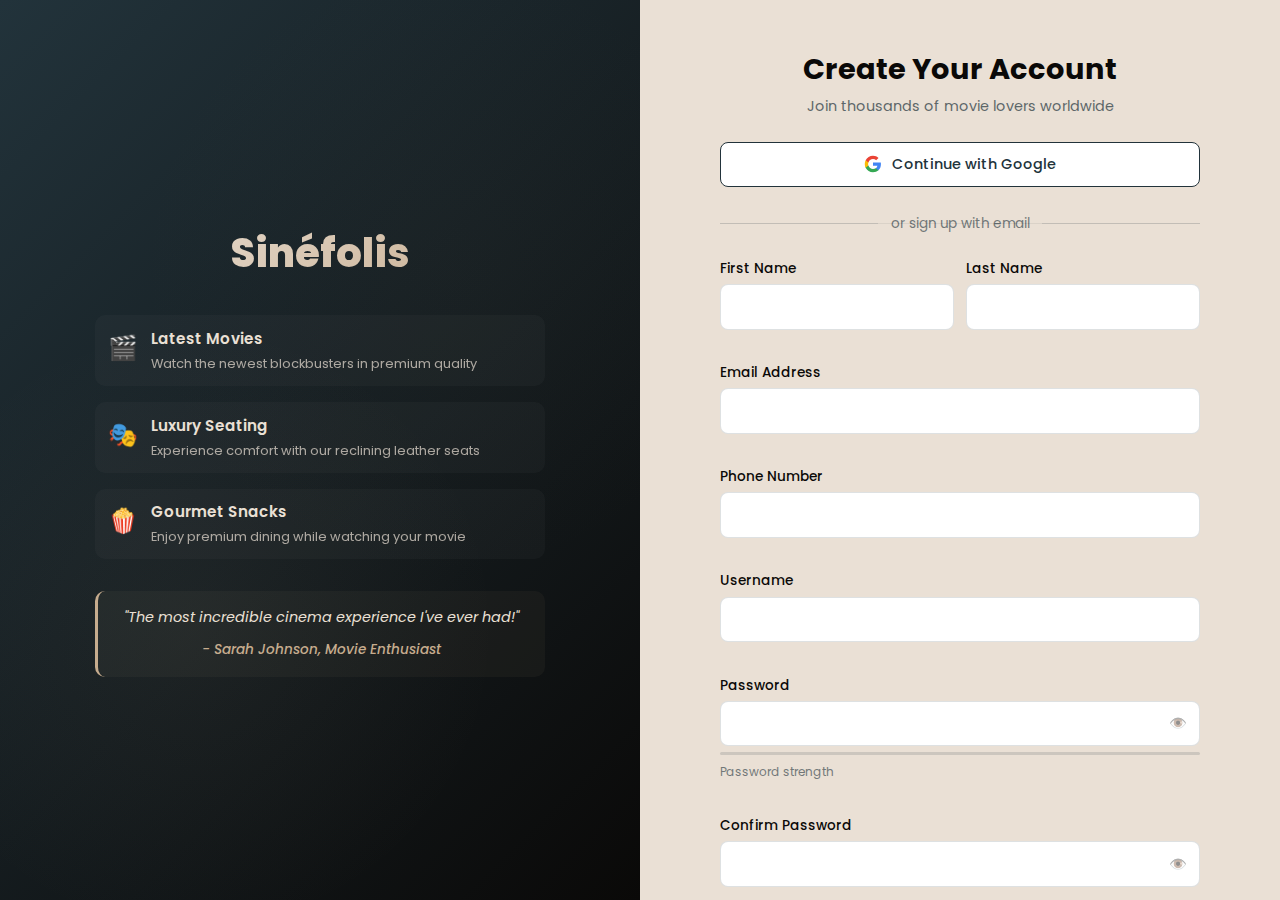
<file: code/src/html/sign_up.html>
<!DOCTYPE html>
<html lang="en">
<head>
    <meta charset="UTF-8">
    <meta name="viewport" content="width=device-width, initial-scale=1.0">
    <title>Sign Up</title>
    <link rel="icon" href="../../images/sitefooterlogo.png" type="image/png">
    <link rel="preconnect" href="https://fonts.googleapis.com">
    <link rel="preconnect" href="https://fonts.gstatic.com" crossorigin>
    <link href="https://fonts.googleapis.com/css2?family=Poppins:wght@300;400;500;600;700;800&display=swap" rel="stylesheet">
    <link rel="stylesheet" href="../css/sign_up.css">
</head>
<body>
    <div class="background-animation">
        <div class="floating-shape shape-1"></div>
        <div class="floating-shape shape-2"></div>
        <div class="floating-shape shape-3"></div>
        <div class="floating-shape shape-4"></div>
        <div class="floating-shape shape-5"></div>
    </div>

    <div class="signup-container">
        <div class="branding-section">
            <div class="branding-content">
                <div class="logo-section">
                    <h1 class="brand-name">Sinéfolis</h1>
                    <p class="brand-tagline">Premium Cinema Experience</p>
                </div>
                
                <div class="features-list">
                    <div class="feature-item">
                        <div class="feature-icon">🎬</div>
                        <div class="feature-text">
                            <h3>Latest Movies</h3>
                            <p>Watch the newest blockbusters in premium quality</p>
                        </div>
                    </div>
                    
                    <div class="feature-item">
                        <div class="feature-icon">🎭</div>
                        <div class="feature-text">
                            <h3>Luxury Seating</h3>
                            <p>Experience comfort with our reclining leather seats</p>
                        </div>
                    </div>
                    
                    <div class="feature-item">
                        <div class="feature-icon">🍿</div>
                        <div class="feature-text">
                            <h3>Gourmet Snacks</h3>
                            <p>Enjoy premium dining while watching your movie</p>
                        </div>
                    </div>
                </div>
                
                <div class="testimonial">
                    <blockquote>
                        "The most incredible cinema experience I've ever had!"
                    </blockquote>
                    <cite>- Sarah Johnson, Movie Enthusiast</cite>
                </div>
            </div>
        </div>

        <div class="form-section">
            <div class="form-container">
                <div class="form-header">
                    <h2 class="form-title">Create Your Account</h2>
                    <p class="form-subtitle">Join thousands of movie lovers worldwide</p>
                </div>

                <div class="social-signup">
                    <button type="button" class="social-btn google-btn" id="googleSignup">
                        <svg class="social-icon" viewBox="0 0 24 24">
                            <path fill="#4285F4" d="M22.56 12.25c0-.78-.07-1.53-.2-2.25H12v4.26h5.92c-.26 1.37-1.04 2.53-2.21 3.31v2.77h3.57c2.08-1.92 3.28-4.74 3.28-8.09z"/>
                            <path fill="#34A853" d="M12 23c2.97 0 5.46-.98 7.28-2.66l-3.57-2.77c-.98.66-2.23 1.06-3.71 1.06-2.86 0-5.29-1.93-6.16-4.53H2.18v2.84C3.99 20.53 7.7 23 12 23z"/>
                            <path fill="#FBBC05" d="M5.84 14.09c-.22-.66-.35-1.36-.35-2.09s.13-1.43.35-2.09V7.07H2.18C1.43 8.55 1 10.22 1 12s.43 3.45 1.18 4.93l2.85-2.22.81-.62z"/>
                            <path fill="#EA4335" d="M12 5.38c1.62 0 3.06.56 4.21 1.64l3.15-3.15C17.45 2.09 14.97 1 12 1 7.7 1 3.99 3.47 2.18 7.07l3.66 2.84c.87-2.6 3.3-4.53 6.16-4.53z"/>
                        </svg>
                        Continue with Google
                    </button>
                </div>

                <div class="divider">
                    <span class="divider-text">or sign up with email</span>
                </div>

                <form class="signup-form" id="signupForm">
                    <div class="form-row">
                        <div class="input-group">
                            <label for="firstName" class="input-label">First Name</label>
                            <input type="text" id="firstName" name="firstName" class="form-input">
                            <span class="error-message" id="firstNameError"></span>
                        </div>
                        
                        <div class="input-group">
                            <label for="lastName" class="input-label">Last Name</label>
                            <input type="text" id="lastName" name="lastName" class="form-input">
                            <span class="error-message" id="lastNameError"></span>
                        </div>
                    </div>

                    <div class="input-group">
                        <label for="email" class="input-label">Email Address</label>
                        <input type="email" id="email" name="email" class="form-input">
                        <span class="error-message" id="emailError"></span>
                    </div>

                    <div class="input-group">
                        <label for="phone" class="input-label">Phone Number</label>
                        <input type="tel" id="phone" name="phone" class="form-input">
                        <span class="error-message" id="phoneError"></span>
                    </div>

                    <div class="input-group">
                        <label for="username" class="input-label">Username</label>
                        <input type="text" id="username" name="username" class="form-input">
                        <span class="error-message" id="usernameError"></span>
                    </div>

                    <div class="input-group">
                        <label for="password" class="input-label">Password</label>
                        <div class="password-input-wrapper">
                            <input type="password" id="password" name="password" class="form-input">
                            <button type="button" class="password-toggle" id="passwordToggle">
                                <span class="eye-icon">👁️</span>
                            </button>
                        </div>
                        <div class="password-strength" id="passwordStrength">
                            <div class="strength-bar">
                                <div class="strength-fill"></div>
                            </div>
                            <span class="strength-text">Password strength</span>
                        </div>
                        <span class="error-message" id="passwordError"></span>
                    </div>

                    <div class="input-group">
                        <label for="confirmPassword" class="input-label">Confirm Password</label>
                        <div class="password-input-wrapper">
                            <input type="password" id="confirmPassword" name="confirmPassword" class="form-input">
                            <button type="button" class="password-toggle" id="confirmPasswordToggle">
                                <span class="eye-icon">👁️</span>
                            </button>
                        </div>
                        <span class="error-message" id="confirmPasswordError"></span>
                    </div>

                    <div class="input-group">
                        <label for="dateOfBirth" class="input-label">Date of Birth</label>
                        <input type="date" id="dateOfBirth" name="dateOfBirth" class="form-input">
                        <span class="error-message" id="dateOfBirthError"></span>
                    </div>

                    <div class="checkbox-group">
                        <label class="checkbox-label">
                            <input type="checkbox" id="termsAccepted" name="termsAccepted">
                            <span class="checkmark"></span>
                            <span class="checkbox-text">
                                I agree to the <a href="#" class="terms-link">Terms of Service</a> and 
                                <a href="#" class="terms-link">Privacy Policy</a>
                            </span>
                        </label>
                        <span class="error-message" id="termsError"></span>
                    </div>

                    <div class="checkbox-group">
                        <label class="checkbox-label">
                            <input type="checkbox" id="newsletter" name="newsletter">
                            <span class="checkmark"></span>
                            <span class="checkbox-text">
                                Subscribe to our newsletter for movie updates and exclusive offers
                            </span>
                        </label>
                    </div>

                    <button type="submit" class="submit-btn" id="submitBtn">
                        <span class="btn-text">Create Account</span>
                        <span class="btn-loader"></span>
                    </button>
                </form>

                <div class="login-link">
                    <p>Already have an account? <a href="log_in.html" class="link">Sign In</a></p>
                </div>
            </div>
        </div>
    </div>

    <div class="popup-overlay" id="successPopup">
        <div class="popup-content">
            <div class="popup-animation">
                <div class="success-checkmark">
                    <div class="check-icon">
                        <span class="icon-line line-tip"></span>
                        <span class="icon-line line-long"></span>
                        <div class="icon-circle"></div>
                        <div class="icon-fix"></div>
                    </div>
                </div>
            </div>
            <h2 class="popup-title">Welcome to Sinéfolis!</h2>
            <p class="popup-message">Your account has been created successfully. Get ready for an amazing cinema experience!</p>
            <div class="popup-timer">
                <span>Redirecting in <span id="countdown">3</span> seconds...</span>
            </div>
        </div>
    </div>

    <script src="../js/sign_up.js"></script>
</body>
</html>
</file>
<file: code/src/css/feedback.css>
:root {
    --dark: #0A0908;
    --charcoal: #22333B;
    --cream: #EAE0D5;
    --tan: #C6AC8E;
    --brown: #5E503F;
    --white: #ffffff;
    --error: #e74c3c;
    --success: #27ae60;
}

* {
    margin: 0;
    padding: 0;
    box-sizing: border-box;
}

body {
    font-family: 'Poppins', sans-serif;
    background: linear-gradient(135deg, var(--dark) 0%, var(--brown) 70%);
    color: var(--cream);
    line-height: 1.6;
    min-height: 100vh;
}

/* Main Content */
.main-content {
    margin-top: 80px;
    padding: 2rem;
    min-height: calc(100vh - 80px);
}

.feedback-container {
    max-width: 800px;
    margin: 0 auto;
    background: rgba(234, 224, 213, 0.1);
    backdrop-filter: blur(20px);
    border-radius: 20px;
    padding: 3rem;
    box-shadow: 0 20px 60px rgba(0, 0, 0, 0.3);
    border: 1px solid rgba(234, 224, 213, 0.2);
    animation: slideUp 0.8s ease-out;
}

@keyframes slideUp {
    from {
        opacity: 0;
        transform: translateY(50px);
    }
    to {
        opacity: 1;
        transform: translateY(0);
    }
}


/* Form Styles */
.form-section {
    margin-bottom: 2.5rem;
    animation: fadeIn 0.6s ease-out;
}

@keyframes fadeIn {
    from {
        opacity: 0;
        transform: translateX(-20px);
    }
    to {
        opacity: 1;
        transform: translateX(0);
    }
}

.section-title {
    font-size: 1.3rem;
    font-weight: 600;
    color: var(--tan);
    margin-bottom: 1.5rem;
    position: relative;
    padding-left: 1rem;
}

.section-title::before {
    content: '';
    position: absolute;
    left: 0;
    top: 50%;
    transform: translateY(-50%);
    width: 4px;
    height: 20px;
    background: linear-gradient(135deg, var(--tan), var(--brown));
    border-radius: 2px;
}

.input-group {
    display: grid;
    grid-template-columns: 1fr 1fr;
    gap: 1.5rem;
}

.input-field {
    margin-bottom: 1.5rem;
}

.input-field label {
    display: block;
    margin-bottom: 0.5rem;
    font-weight: 500;
    color: var(--cream);
}

.input-field input,
.input-field textarea {
    width: 100%;
    padding: 0.8rem 1rem;
    background: rgba(234, 224, 213, 0.1);
    border: 2px solid rgba(198, 172, 142, 0.3);
    border-radius: 10px;
    color: var(--cream);
    font-family: 'Poppins', sans-serif;
    transition: all 0.3s ease;
    backdrop-filter: blur(10px);
}

.input-field input:focus,
.input-field textarea:focus {
    outline: none;
    border-color: var(--tan);
    background: rgba(234, 224, 213, 0.15);
    transform: translateY(-2px);
    box-shadow: 0 5px 20px rgba(198, 172, 142, 0.2);
}

.input-field input::placeholder,
.input-field textarea::placeholder {
    color: rgba(234, 224, 213, 0.6);
}

/* Star Rating Styles */
.rating-group {
    margin-bottom: 2rem;
}

.rating-label {
    display: block;
    margin-bottom: 0.8rem;
    font-weight: 500;
    color: var(--cream);
}

.star-rating {
    display: flex;
    gap: 0.5rem;
    margin-bottom: 0.5rem;
}

.star {
    font-size: 2rem;
    color: rgba(198, 172, 142, 0.3);
    cursor: pointer;
    transition: all 0.3s ease;
    user-select: none;
}

.star:hover,
.star.active {
    color: var(--tan);
    transform: scale(1.2);
    text-shadow: 0 0 10px rgba(198, 172, 142, 0.5);
}

.star:hover {
    animation: starPulse 0.3s ease;
}

@keyframes starPulse {
    0%, 100% { transform: scale(1.2); }
    50% { transform: scale(1.4); }
}

/* Number Rating Styles */
.number-rating {
    display: flex;
    gap: 0.5rem;
    flex-wrap: wrap;
    margin-bottom: 0.5rem;
}

.rating-btn {
    width: 40px;
    height: 40px;
    border: 2px solid rgba(198, 172, 142, 0.3);
    background: rgba(234, 224, 213, 0.1);
    color: var(--cream);
    border-radius: 50%;
    cursor: pointer;
    transition: all 0.3s ease;
    font-family: 'Poppins', sans-serif;
    font-weight: 600;
}

.rating-btn:hover {
    border-color: var(--tan);
    background: rgba(198, 172, 142, 0.2);
    transform: scale(1.1);
}

.rating-btn.active {
    background: var(--tan);
    color: var(--dark);
    border-color: var(--tan);
    transform: scale(1.1);
}

.rating-btn:active {
    animation: buttonClick 0.2s ease;
}

@keyframes buttonClick {
    0%, 100% { transform: scale(1.1); }
    50% { transform: scale(0.95); }
}

/* Submit Button */
.submit-section {
    text-align: center;
    margin-top: 3rem;
}

.submit-btn {
    background: linear-gradient(135deg, var(--tan) 0%, var(--brown) 100%);
    color: var(--dark);
    border: none;
    padding: 1rem 3rem;
    border-radius: 50px;
    font-size: 1.1rem;
    font-weight: 600;
    cursor: pointer;
    transition: all 0.4s ease;
    position: relative;
    overflow: hidden;
    font-family: 'Poppins', sans-serif;
    min-width: 200px;
}

.submit-btn:hover {
    transform: translateY(-3px);
    box-shadow: 0 10px 30px rgba(198, 172, 142, 0.4);
}

.submit-btn:active {
    transform: translateY(-1px);
}

.submit-btn.loading {
    pointer-events: none;
}

.btn-text {
    transition: opacity 0.3s ease;
}

.btn-loader {
    position: absolute;
    top: 50%;
    left: 50%;
    transform: translate(-50%, -50%);
    width: 20px;
    height: 20px;
    border: 2px solid transparent;
    border-top: 2px solid var(--dark);
    border-radius: 50%;
    animation: spin 1s linear infinite;
    opacity: 0;
    transition: opacity 0.3s ease;
}

.submit-btn.loading .btn-text {
    opacity: 0;
}

.submit-btn.loading .btn-loader {
    opacity: 1;
}

@keyframes spin {
    0% { transform: translate(-50%, -50%) rotate(0deg); }
    100% { transform: translate(-50%, -50%) rotate(360deg); }
}

/* Error Messages */
.error-message {
    color: var(--error);
    font-size: 0.9rem;
    margin-top: 0.3rem;
    display: block;
    opacity: 0;
    transform: translateY(-10px);
    transition: all 0.3s ease;
}

.error-message.show {
    opacity: 1;
    transform: translateY(0);
}

.input-field.error input,
.input-field.error textarea {
    border-color: var(--error);
    background: rgba(231, 76, 60, 0.1);
}

/* Popup Styles */
.popup-overlay {
    position: fixed;
    top: 0;
    left: 0;
    width: 100%;
    height: 100%;
    background: rgba(10, 9, 8, 0.8);
    backdrop-filter: blur(10px);
    display: flex;
    justify-content: center;
    align-items: center;
    z-index: 2000;
    opacity: 0;
    visibility: hidden;
    transition: all 0.3s ease;
}

.popup-overlay.show {
    opacity: 1;
    visibility: visible;
}

.popup-content {
    background: var(--cream);
    color: var(--dark);
    padding: 3rem;
    border-radius: 20px;
    text-align: center;
    max-width: 400px;
    width: 90%;
    transform: scale(0.8);
    transition: transform 0.3s ease;
    box-shadow: 0 20px 60px rgba(0, 0, 0, 0.3);
}

.popup-overlay.show .popup-content {
    transform: scale(1);
}

.popup-icon {
    width: 80px;
    height: 80px;
    background: var(--success);
    color: white;
    border-radius: 50%;
    display: flex;
    align-items: center;
    justify-content: center;
    font-size: 2rem;
    font-weight: bold;
    margin: 0 auto 1.5rem;
    animation: checkmark 0.6s ease-in-out;
}

@keyframes checkmark {
    0% {
        transform: scale(0);
        opacity: 0;
    }
    50% {
        transform: scale(1.2);
    }
    100% {
        transform: scale(1);
        opacity: 1;
    }
}

.popup-content h2 {
    font-size: 1.8rem;
    margin-bottom: 1rem;
    color: var(--dark);
}

.popup-content p {
    margin-bottom: 1.5rem;
    color: var(--charcoal);
}

.popup-timer {
    color: var(--brown);
    font-weight: 500;
}

/* Responsive Design */
@media (max-width: 768px) {
    .nav-menu {
        position: fixed;
        left: -100%;
        top: 70px;
        flex-direction: column;
        background: var(--dark);
        width: 100%;
        text-align: center;
        transition: 0.3s;
        padding: 2rem 0;
    }

    .nav-menu.active {
        left: 0;
    }

    .hamburger {
        display: flex;
    }

    .hamburger.active span:nth-child(2) {
        opacity: 0;
    }

    .hamburger.active span:nth-child(1) {
        transform: translateY(8px) rotate(45deg);
    }

    .hamburger.active span:nth-child(3) {
        transform: translateY(-8px) rotate(-45deg);
    }

    .feedback-container {
        padding: 2rem;
        margin: 1rem;
    }

    .feedback-title {
        font-size: 2rem;
    }

    .input-group {
        grid-template-columns: 1fr;
        gap: 0;
    }

    .number-rating {
        justify-content: center;
    }

    .rating-btn {
        width: 35px;
        height: 35px;
        font-size: 0.9rem;
    }

    .star {
        font-size: 1.5rem;
    }

    .submit-btn {
        padding: 0.8rem 2rem;
        font-size: 1rem;
    }

    .popup-content {
        padding: 2rem;
    }
}

@media (max-width: 480px) {
    .main-content {
        padding: 1rem;
    }

    .feedback-container {
        padding: 1.5rem;
    }

    .feedback-title {
        font-size: 1.8rem;
    }

    .section-title {
        font-size: 1.1rem;
    }

    .number-rating {
        gap: 0.3rem;
    }

    .rating-btn {
        width: 30px;
        height: 30px;
        font-size: 0.8rem;
    }
}
</file>
<file: code/src/component/navbar.css>
/* Color palette */
:root {
  --dark: #22333B;
  --charcoal: #2A3F4A; /* Slightly lighter for scrolled state */
  --beige: #EAE0D5;
  --tan: #C6AC8E;
  --brown: #5E503F;
}

* {
  box-sizing: border-box;
  margin: 0;
  padding: 0;
}

body {
  font-family: 'Arial', sans-serif;
  margin: 0;
  padding-top: 0;
}

.navbar {
  position: fixed;
  top: 0;
  width: 100%;
  z-index: 1000;
  background-color: var(--dark);
  transition: background-color 0.3s ease;
}

.navbar.scrolled {
  background-color: var(--charcoal);
  box-shadow: 0 2px 4px rgba(0, 0, 0, 0.2);
}

.navbar-container {
  display: flex;
  justify-content: space-between;
  align-items: center;
  padding: 1rem 2rem;
  /* max-width: 1200px; */
  margin: 0 auto;
  color: var(--beige);
}

.logo img {
  width: 160px;
  height: 44px;
  transition: transform 0.2s ease;
}

.logo img:hover {
  transform: scale(1.05);
}

.nav-links {
  display: flex;
  gap: 2rem;
}

.nav-links a {
  text-decoration: none;
  color: var(--beige);
  font-weight: 500;
  font-size: 1.1rem;
  position: relative;
  transition: color 0.3s ease;
}

.nav-links a:hover,
.nav-links a:active {
  color: var(--tan);
}

.nav-links a::after {
  content: '';
  display: block;
  height: 2px;
  background-color: var(--tan);
  width: 0;
  position: absolute;
  bottom: -4px;
  left: 0;
  transition: width 0.3s ease;
}

.nav-links a:hover::after {
  width: 100%;
}

.auth-buttons {
  display: flex;
  gap: 1rem;
}

.auth-buttons button {
  padding: 0.5rem 1.5rem;
  border: 2px solid var(--tan);
  background-color: transparent;
  color: var(--beige);
  border-radius: 6px;
  cursor: pointer;
  font-size: 1rem;
  font-weight: 500;
  transition: all 0.3s ease;
}

.auth-buttons .signup-btn {
  background-color: var(--tan);
  color: var(--dark);
}

.auth-buttons button:hover {
  transform: scale(1.05);
  box-shadow: 0 0 8px rgba(198, 172, 142, 0.3);
}

.auth-buttons button:active {
  transform: scale(0.95);
}

.hamburger {
  display: none;
  flex-direction: column;
  gap: 5px;
  cursor: pointer;
  width: 30px;
  height: 24px;
  position: relative;
  z-index: 1001;
}

.hamburger span {
  width: 100%;
  height: 3px;
  background: var(--beige);
  border-radius: 2px;
  transition: all 0.3s ease;
  transform-origin: center;
}

.hamburger[data-state="open"] span:nth-child(1) {
  transform: rotate(45deg) translate(5px, 5px);
}

.hamburger[data-state="open"] span:nth-child(2) {
  opacity: 0;
}

.hamburger[data-state="open"] span:nth-child(3) {
  transform: rotate(-45deg) translate(5px, -5px);
}

.mobile-menu {
  position: fixed;
  top: 0;
  right: 0;
  width: 75%;
  max-width: 300px;
  height: 100%;
  background: linear-gradient(to bottom, var(--dark), #0A0908);
  padding: 2rem 1.5rem;
  z-index: 999;
  transform: translateX(100%);
  transition: transform 0.4s ease, opacity 0.4s ease;
  opacity: 0;
  border-radius: 0 0 0 15px;
  box-shadow: -5px 0 15px rgba(0, 0, 0, 0.3);
}

.mobile-menu.open {
  transform: translateX(0);
  opacity: 1;
}

.close-btn {
  position: absolute;
  top: 1rem;
  left: 1rem;
  font-size: 1.8rem;
  background: none;
  border: none;
  color: var(--beige);
  cursor: pointer;
  transition: all 0.3s ease;
}

.close-btn:hover {
  transform: scale(1.2);
  color: var(--tan);
}

.mobile-menu-items {
  margin-top: 4rem;
  display: flex;
  flex-direction: column;
  gap: 1.5rem;
}

.mobile-menu a,
.mobile-menu button {
  font-size: 1.2rem;
  color: var(--beige);
  background: none;
  border: none;
  text-decoration: none;
  cursor: pointer;
  padding: 0.5rem 0;
  text-align: left;
  transition: all 0.3s ease;
}

.mobile-menu a:hover,
.mobile-menu button:hover {
  color: var(--tan);
  transform: translateX(5px);
  box-shadow: 0 0 8px rgba(198, 172, 142, 0.3);
}

.mobile-menu a:active,
.mobile-menu button:active {
  transform: translateX(5px) scale(0.98);
}

.mobile-menu-overlay {
  position: fixed;
  top: 0;
  left: 0;
  width: 100%;
  height: 100%;
  background-color: rgba(0, 0, 0, 0.7);
  z-index: 998;
  opacity: 0;
  transition: opacity 0.4s ease;
  display: none;
}

.mobile-menu-overlay.active {
  display: block;
  opacity: 1;
}

/* Responsive design */
@media screen and (max-width: 900px) {
  .nav-links,
  .auth-buttons {
    display: none;
  }

  .hamburger {
    display: flex;
  }

  .navbar-container {
    padding: 0.8rem 1.5rem;
  }

  .logo img {
    width: 120px;
    height: 33px;
  }
}

@media screen and (max-width: 480px) {
  .navbar-container {
    padding: 0.6rem 1rem;
  }

  .logo img {
    width: 100px;
    height: 28px;
  }

  .mobile-menu {
    width: 80%;
    max-width: 260px;
    padding: 1.5rem 1rem;
  }

  .mobile-menu-items {
    margin-top: 3.5rem;
    gap: 1.2rem;
  }

  .mobile-menu a,
  .mobile-menu button {
    font-size: 1rem;
    padding: 0.4rem 0;
  }

  .close-btn {
    font-size: 1.5rem;
    top: 0.8rem;
    left: 0.8rem;
  }

  .hamburger {
    width: 25px;
    height: 20px;
  }

  .hamburger span {
    height: 2px;
  }
}

@media screen and (min-width: 901px) {
  .mobile-menu,
  .mobile-menu-overlay {
    display: none !important;
  }
}
</file>
<file: code/src/component/footer.css>
:root {
  --charcoal: #22333B;
  --tan: #C6AC8E;
}

.site-footer {
  background-color: var(--charcoal);
  color: var(--tan);
  padding: 2rem 5rem;
  font-family: 'Arial', sans-serif;
}

.footer-top {
  display: flex;
  flex-wrap: wrap;
  justify-content: space-between;
  align-items: flex-start;
  gap: 2rem;
  border-bottom: 1px solid var(--tan);
  padding-bottom: 1.5rem;
}

.footer-logo img {
  max-width: 150px;
  justify-content: space-between;
}

.footer-links {
  display: flex;
  flex-wrap: wrap;
  gap: 2rem;
  flex: 1;
  justify-content: space-between;
  padding: 0rem 5rem;
}

.footer-section {
  min-width: 120px;
}

.footer-section h4 {
  font-size: 1rem;
  margin-bottom: 0.5rem;
  color: var(--tan);
}

.footer-section a {
  display: block;
  color: var(--tan);
  text-decoration: none;
  margin-bottom: 0.3rem;
  font-size: 0.9rem;
  transition: color 0.3s;
}

.footer-section a:hover {
  color: white;
}

.footer-bottom {
  text-align: center;
  margin-top: 1.5rem;
  font-size: 0.85rem;
  color: var(--tan);
  opacity: 0.8;
}

/* Mobile styles - Add this at the end of the file */
@media screen and (max-width: 768px) {
  .site-footer {
    padding: 2rem 1.5rem; /* Reduce padding on mobile */
  }
  
  .footer-top {
    flex-direction: column;
    align-items: center;
    text-align: center;
    gap: 1.5rem;
  }
  
  .footer-links {
    flex-direction: row; /* Horizontal layout */
    justify-content: center;
    padding: 0;
    gap: 1.5rem;
  }
  
  .footer-section {
    min-width: auto;
    margin: 0 0.5rem;
    text-align: center;
  }
  
  .footer-section a {
    margin-bottom: 0.5rem;
  }
  
  .footer-logo {
    margin-bottom: 1rem;    
  }
}
</file>
<file: code/src/css/log_in.css>
:root {
    --dark: #0A0908;
    --charcoal: #22333B;
    --cream: #EAE0D5;
    --tan: #C6AC8E;
    --brown: #5E503F;
    --white: #ffffff;
    --error: #e74c3c;
    --success: #27ae60;
    --warning: #f39c12;
    --input-bg-focus: rgba(255, 255, 255, 0.05); 
    --input-border: rgba(234, 224, 213, 0.3); 
}

* {
    margin: 0;
    padding: 0;
    box-sizing: border-box;
}

body {
    font-family: 'Poppins', sans-serif;
    background: var(--dark);
    color: var(--cream);
    line-height: 1.5; 
    overflow: hidden; 
    min-height: 100vh;
}


.cinematic-background {
    position: fixed;
    top: 0;
    left: 0;
    width: 100%;
    height: 100%;
    z-index: -1;
    overflow: hidden;
}

.film-strip {
    position: absolute;
    left: -50px;
    top: 0;
    width: 30px; 
    height: 100%;
    background: linear-gradient(90deg, rgba(34,51,59,0.5) 0%, rgba(10,9,8,0.5) 100%); 
    display: flex;
    flex-direction: column;
    justify-content: space-around;
    padding: 1rem 0; 
    animation: filmScroll 25s linear infinite; 
}

@keyframes filmScroll {
    0% { transform: translateY(0); }
    100% { transform: translateY(-80px); } 
}

.film-hole {
    width: 15px; 
    height: 15px;
    background: var(--dark);
    border-radius: 50%;
    margin: 0 auto;
    box-shadow: inset 0 0 5px rgba(0, 0, 0, 0.4);
}

.spotlight {
    position: absolute;
    width: 250px; 
    height: 250px;
    border-radius: 50%;
    background: radial-gradient(circle, rgba(198, 172, 142, 0.05) 0%, transparent 60%); 
    animation: spotlightMove 18s ease-in-out infinite;
}
.spotlight-1 { top: 5%; left: 15%; animation-delay: 0s; }
.spotlight-2 { bottom: 10%; right: 10%; animation-delay: -8s; }

@keyframes spotlightMove {
    0%, 100% { transform: translate(0, 0) scale(0.9); }
    25% { transform: translate(40px, -20px) scale(1.1); }
    50% { transform: translate(-20px, 30px) scale(0.7); }
    75% { transform: translate(30px, 15px) scale(1); }
}

.floating-particles { position: absolute; width: 100%; height: 100%; }
.particle {
    position: absolute;
    width: 3px; 
    height: 3px;
    background: var(--tan);
    border-radius: 50%;
    opacity: 0.4; 
    animation: particleFloat 15s linear infinite; 
}
.particle:nth-child(1) { left: 10%; animation-delay: 0s; }
.particle:nth-child(2) { left: 25%; animation-delay: -3s; }
.particle:nth-child(3) { left: 40%; animation-delay: -6s; }
.particle:nth-child(4) { left: 65%; animation-delay: -9s; }
.particle:nth-child(5) { left: 80%; animation-delay: -12s; }
.particle:nth-child(6) { left: 95%; animation-delay: -14s; }

@keyframes particleFloat {
    0% { transform: translateY(100vh) rotate(0deg); opacity: 0; }
    10% { opacity: 0.4; }
    90% { opacity: 0.4; }
    100% { transform: translateY(-100vh) rotate(360deg); opacity: 0; }
}


.login-container {
    display: grid;
    grid-template-columns: 0.8fr 1.2fr; 
    height: 100vh; 
    position: relative;
    z-index: 1;
    overflow: hidden; 
}


.welcome-section {
    background: linear-gradient(135deg, var(--charcoal) 0%, var(--dark) 100%);
    padding: 2rem; 
    display: flex;
    flex-direction: column; 
    align-items: center;
    justify-content: center;
    position: relative;
    overflow-y: auto; 
    height: 100vh; 
    text-align: center;
}

.welcome-section::before {
    content: '';
    position: absolute;
    top: 0;
    left: 0;
    width: 100%;
    height: 100%;
    background: 
        radial-gradient(circle at 30% 70%, rgba(198, 172, 142, 0.05) 0%, transparent 50%),
        radial-gradient(circle at 70% 30%, rgba(94, 80, 63, 0.05) 0%, transparent 50%);
    z-index: 1;
}

.welcome-content {
    position: relative;
    z-index: 2;
    max-width: 400px; 
    animation: slideInLeft 0.8s ease-out;
}

@keyframes slideInLeft {
    from { opacity: 0; transform: translateX(-30px); }
    to { opacity: 1; transform: translateX(0); }
}

.cinema-icon { margin-bottom: 1.5rem; } 
.projector {
    width: 60px; 
    height: 45px;
    background: linear-gradient(135deg, var(--tan) 0%, var(--brown) 100%);
    border-radius: 8px; 
    margin: 0 auto;
    position: relative;
    animation: projectorGlow 3s ease-in-out infinite;
}
@keyframes projectorGlow {
    0%, 100% { box-shadow: 0 0 15px rgba(198, 172, 142, 0.2); }
    50% { box-shadow: 0 0 30px rgba(198, 172, 142, 0.4); }
}
.projector-lens {
    width: 22px; 
    height: 22px;
    background: radial-gradient(circle, var(--cream) 0%, var(--charcoal) 100%);
    border-radius: 50%;
    position: absolute;
    top: 50%; left: 50%;
    transform: translate(-50%, -50%);
}
.light-beam {
    width: 0; height: 0;
    border-left: 30px solid transparent; 
    border-right: 30px solid transparent;
    border-top: 15px solid rgba(234, 224, 213, 0.2); 
    position: absolute;
    top: 100%; left: 50%;
    transform: translateX(-50%);
    animation: beamFlicker 2s ease-in-out infinite alternate; 
}
@keyframes beamFlicker {
    0% { opacity: 0.2; }
    100% { opacity: 0.5; }
}

.welcome-title {
    font-size: 2.2rem; 
    font-weight: 700; 
    background: linear-gradient(135deg, var(--cream) 0%, var(--tan) 100%);
    -webkit-background-clip: text; -webkit-text-fill-color: transparent; background-clip: text;
    margin-bottom: 0.3rem; 
}
.welcome-subtitle {
    font-size: 1rem; 
    color: var(--tan);
    font-weight: 300;
    margin-bottom: 1.5rem; 
}
.feature-highlights {
    display: flex;
    flex-direction: column;
    gap: 0.8rem; 
    margin-bottom: 1.5rem; 
}
.highlight-item {
    display: flex; align-items: center; gap: 0.8rem;
    padding: 0.6rem 0.8rem; 
    background: rgba(234, 224, 213, 0.03); 
    border-radius: 8px;
    transition: all 0.3s ease;
    cursor: default; 
}
.highlight-item:hover {
    background: rgba(234, 224, 213, 0.07);
    transform: translateX(3px); 
}
.highlight-icon { font-size: 1.2rem; } 
.highlight-text { color: var(--cream); font-weight: 500; font-size: 0.85rem; } 

.stats-display {
    display: flex; align-items: center; justify-content: center;
    gap: 1.5rem; 
    padding: 1rem; 
    background: rgba(198, 172, 142, 0.05); 
    border-radius: 10px;
    backdrop-filter: blur(5px); 
}
.stat-item { text-align: center; }
.stat-number {
    display: block; font-size: 1.5rem; 
    font-weight: 700; color: var(--tan); line-height: 1;
}
.stat-label { font-size: 0.8rem; color: var(--cream); opacity: 0.7; } 
.stat-divider {
    width: 1.5px; height: 30px; 
    background: linear-gradient(to bottom, transparent, var(--tan), transparent);
}


.form-section {
    background: var(--cream);
    padding: 2rem; 
    display: flex;
    flex-direction: column; 
    align-items: center;
    justify-content: center; 
    overflow-y: auto; 
    height: 100vh; 
}

.form-container {
    width: 100%;
    max-width: 400px; 
    animation: slideInRight 0.8s ease-out;
    margin: auto 0; 
}

@keyframes slideInRight {
    from { opacity: 0; transform: translateX(30px); }
    to { opacity: 1; transform: translateX(0); }
}

.form-header { text-align: center; margin-bottom: 1.5rem; } 
.form-title {
    font-size: 2rem; 
    font-weight: 700; color: var(--dark); margin-bottom: 0.3rem;
}
.form-subtitle { color: var(--charcoal); font-weight: 400; opacity: 0.7; font-size: 0.9rem; }

.social-login { margin-bottom: 1.5rem; }
.google-btn {
    width: 100%; padding: 0.8rem; 
    border: 1px solid var(--charcoal); background: var(--white); color: var(--charcoal);
    border-radius: 8px; font-family: 'Poppins', sans-serif; font-weight: 500;
    cursor: pointer; transition: all 0.3s ease; display: flex;
    align-items: center; justify-content: center; gap: 0.8rem;
    position: relative; overflow: hidden; font-size: 0.9rem;
}
.google-btn:hover {
    background: var(--charcoal); color: var(--white);
    transform: translateY(-2px); box-shadow: 0 5px 20px rgba(34, 51, 59, 0.2);
}
.google-icon { width: 18px; height: 18px; }
.button-shine {
    position: absolute; top: 0; left: -100%; width: 100%; height: 100%;
    background: linear-gradient(90deg, transparent, rgba(255, 255, 255, 0.15), transparent); 
    transition: left 0.5s;
}
.google-btn:hover .button-shine { left: 100%; }

.divider { display: flex; align-items: center; margin: 1.5rem 0; gap: 0.8rem; }
.divider-line { flex: 1; height: 1px; background: var(--input-border); } 
.divider-text { color: var(--charcoal); font-size: 0.85rem; opacity: 0.6; font-weight: 500; }

.login-form { margin-bottom: 1.5rem; }
.input-group { margin-bottom: 1.2rem; } 
.input-label {
    display: block; margin-bottom: 0.4rem; 
    color: var(--dark); font-weight: 500; font-size: 0.85rem;
}
.input-wrapper { position: relative; }
.form-input {
    width: 100%;
    padding: 0.8rem 2.5rem 0.8rem 2.5rem; 
    border: 1px solid var(--input-border); 
    background: var(--white); 
    color: var(--dark);
    font-family: 'Poppins', sans-serif;
    font-size: 0.9rem; 
    transition: all 0.3s ease;
    border-radius: 6px; 
}
.form-input:focus {
    outline: none;
    border-color: var(--tan);
    background: var(--input-bg-focus);
    box-shadow: 0 0 0 2px rgba(198, 172, 142, 0.2);
}
.input-underline { display: none; } 

.input-icon {
    position: absolute;
    left: 0.8rem;
    top: 50%;
    transform: translateY(-50%);
    pointer-events: none; 
}
.input-icon .icon { font-size: 1rem; color: var(--charcoal); transition: all 0.3s ease; }
.form-input:focus + .input-icon .icon, 
.input-wrapper:focus-within .input-icon .icon { 
    color: var(--tan);
    transform: scale(1.05);
}

.password-toggle {
    position: absolute;
    right: 0.6rem; 
    top: 50%;
    transform: translateY(-50%);
    background: none; border: none; cursor: pointer;
    font-size: 1rem; 
    opacity: 0.6; transition: all 0.3s ease;
    padding: 0.2rem; 
}
.password-toggle:hover { opacity: 1; transform: translateY(-50%) scale(1.05); }

.error-message {
    color: var(--error); font-size: 0.75rem; margin-top: 0.3rem; display: block;
    min-height: 1.1em; 
    opacity: 0; transform: translateY(-5px); transition: all 0.3s ease;
}
.error-message.show { opacity: 1; transform: translateY(0); }

.form-options {
    display: flex; justify-content: space-between; align-items: center;
    margin-bottom: 1.5rem; 
}
.remember-me { display: flex; align-items: center; gap: 0.5rem; cursor: pointer; }
.remember-me input[type="checkbox"] { display: none; }
.checkmark {
    width: 18px; height: 18px; border: 1.5px solid var(--charcoal); 
    border-radius: 3px; background: var(--white); position: relative;
    transition: all 0.3s ease;
}
.remember-me input[type="checkbox"]:checked + .checkmark { background: var(--tan); border-color: var(--tan); }
.checkmark-stem, .checkmark-kick {
    position: absolute; background: var(--white); border-radius: 1px;
    opacity: 0; transition: all 0.3s ease;
}
.checkmark-stem { width: 1.5px; height: 7px; top: 5px; left: 8px; transform: rotate(45deg); } 
.checkmark-kick { width: 1.5px; height: 3.5px; top: 8px; left: 5px; transform: rotate(-45deg); } 
.remember-me input[type="checkbox"]:checked + .checkmark .checkmark-stem,
.remember-me input[type="checkbox"]:checked + .checkmark .checkmark-kick { opacity: 1; }
.remember-text { color: var(--charcoal); font-size: 0.85rem; } 
.forgot-password {
    color: var(--tan); text-decoration: none; font-size: 0.85rem; 
    font-weight: 500; transition: all 0.3s ease;
}
.forgot-password:hover { color: var(--brown); text-decoration: underline; }

.login-btn {
    width: 100%; padding: 0.8rem; 
    background: linear-gradient(135deg, var(--tan) 0%, var(--brown) 100%);
    color: var(--white); border: none; border-radius: 8px; 
    font-family: 'Poppins', sans-serif; font-weight: 600; font-size: 1rem; 
    cursor: pointer; transition: all 0.3s ease; position: relative; overflow: hidden;
    margin-bottom: 1rem; 
}
.login-btn:hover {
    transform: translateY(-2px); box-shadow: 0 8px 20px rgba(198, 172, 142, 0.3);
}
.login-btn:active { transform: translateY(0); }
.login-btn.loading { pointer-events: none; }
.btn-text { transition: opacity 0.3s ease; }
.btn-loader {
    position: absolute; top: 50%; left: 50%;
    transform: translate(-50%, -50%); opacity: 0; transition: opacity 0.3s ease;
}
.loader-circle {
    width: 18px; height: 18px; border: 2px solid transparent;
    border-top: 2px solid var(--white); border-radius: 50%;
    animation: spin 0.8s linear infinite;
}
.login-btn.loading .btn-text { opacity: 0; }
.login-btn.loading .btn-loader { opacity: 1; }
@keyframes spin { 0% { transform: rotate(0deg); } 100% { transform: rotate(360deg); } }
.btn-ripple {
    position: absolute; border-radius: 50%; background: rgba(255, 255, 255, 0.2); 
    transform: scale(0); animation: ripple 0.6s linear; pointer-events: none;
}
@keyframes ripple { to { transform: scale(4); opacity: 0; } }

.signup-link { text-align: center; color: var(--charcoal); font-size: 0.9rem; } 
.signup-link .link { color: var(--tan); text-decoration: none; font-weight: 500; }
.signup-link .link:hover { text-decoration: underline; color: var(--brown); }




.popup-overlay {
    position: fixed; top: 0; left: 0; width: 100%; height: 100%;
    background: rgba(10, 9, 8, 0.85); backdrop-filter: blur(8px);
    display: flex; justify-content: center; align-items: center;
    z-index: 3000; opacity: 0; visibility: hidden; transition: all 0.3s ease;
}
.popup-overlay.show { opacity: 1; visibility: visible; }
.popup-content {
    background: var(--cream); color: var(--dark); padding: 2rem; 
    border-radius: 15px; text-align: center; max-width: 400px; 
    width: 90%; transform: scale(0.8) translateY(10px); 
    transition: transform 0.3s cubic-bezier(0.175, 0.885, 0.32, 1.275), opacity 0.3s ease;
    box-shadow: 0 10px 30px rgba(0, 0, 0, 0.2); opacity: 0;
}
.popup-overlay.show .popup-content { transform: scale(1) translateY(0); opacity: 1; }
.popup-header { margin-bottom: 1.5rem; } 
.success-animation { margin-bottom: 1rem; } 
.success-circle {
    width: 70px; height: 70px; border: 2.5px solid var(--success); 
    border-radius: 50%; margin: 0 auto; position: relative;
    animation: successPulse 0.5s ease-in-out;
}
@keyframes successPulse { 0% { transform: scale(0.8); } 50% { transform: scale(1.05); } 100% { transform: scale(1); } }
.success-tick { position: absolute; top: 50%; left: 50%; transform: translate(-50%, -50%); }
.tick-stem, .tick-kick { position: absolute; background: var(--success); border-radius: 1.5px; }
.tick-stem { width: 2.5px; height: 18px; transform: rotate(45deg); animation: tickStem 0.25s ease-in-out 0.25s forwards; transform-origin: bottom; opacity: 0; }
.tick-kick { width: 2.5px; height: 9px; transform: rotate(-45deg); animation: tickKick 0.25s ease-in-out 0.5s forwards; transform-origin: bottom; opacity: 0; }
@keyframes tickStem { from { opacity: 0; transform: rotate(45deg) scaleY(0); } to { opacity: 1; transform: rotate(45deg) scaleY(1); } }
@keyframes tickKick { from { opacity: 0; transform: rotate(-45deg) scaleY(0); } to { opacity: 1; transform: rotate(-45deg) scaleY(1); } }

.popup-title { font-size: 1.6rem; margin-bottom: 0.8rem; color: var(--dark); font-weight: 700; } 
.popup-message { margin-bottom: 1.5rem; color: var(--charcoal); line-height: 1.4; font-size: 0.9rem; } 
.popup-features { display: flex; flex-direction: column; gap: 0.8rem; margin-bottom: 1.5rem; } 
.feature-preview { display: flex; align-items: center; gap: 0.8rem; padding: 0.6rem; background: rgba(198, 172, 142, 0.08); border-radius: 6px; }
.preview-icon { font-size: 1rem; }
.preview-text { color: var(--charcoal); font-weight: 500; font-size: 0.85rem; }

.popup-timer { display: flex; flex-direction: column; align-items: center; gap: 0.8rem; }
.timer-circle { position: relative; width: 50px; height: 50px; } 
.timer-svg { width: 100%; height: 100%; transform: rotate(-90deg); }
.timer-bg { fill: none; stroke: rgba(198, 172, 142, 0.15); stroke-width: 1.5; } 
.timer-progress {
    fill: none; stroke: var(--tan); stroke-width: 1.5; stroke-linecap: round;
    stroke-dasharray: 100; stroke-dashoffset: 100;
    animation: timerProgress 3s linear forwards; 
}
@keyframes timerProgress { to { stroke-dashoffset: 0; } }
.timer-text {
    position: absolute; top: 50%; left: 50%; transform: translate(-50%, -50%);
    font-size: 1.2rem; font-weight: 700; color: var(--tan); 
}
.timer-label { color: var(--brown); font-weight: 500; font-size: 0.85rem; } 


@media (max-width: 992px) { 
    .login-container {
        grid-template-columns: 1fr; 
    }
    .welcome-section {
        display: none; 
    }
    .form-section {
        height: 100vh; 
        overflow-y: auto; 
        padding: 2rem; 
        justify-content: flex-start; 
    }
     .form-container {
        margin-top: auto; 
        margin-bottom: auto;
        padding: 1rem 0; 
    }
}

@media (max-width: 768px) {
    .form-section {
        padding: 1.5rem; 
    }
    .form-title { font-size: 1.8rem; } 
    .form-options {
        flex-direction: column;
        gap: 0.8rem; 
        align-items: flex-start;
    }
    .popup-content { padding: 1.5rem; margin: 1rem; }
}

@media (max-width: 480px) {
    body { line-height: 1.4; }
    .form-section { padding: 1rem; }
    .form-title { font-size: 1.6rem; }
    .google-btn, .login-btn { font-size: 0.9rem; padding: 0.7rem; }
    .form-input { font-size: 0.85rem; padding: 0.7rem 2.2rem 0.7rem 2.2rem; } 
    .input-label, .remember-text, .forgot-password, .signup-link, .popup-message, .timer-label { font-size: 0.8rem; }
    .popup-content { padding: 1.2rem; }
    .popup-title { font-size: 1.4rem; }
    .success-circle { width: 50px; height: 50px; }
    .timer-circle { width: 45px; height: 45px; }
    .timer-text { font-size: 1rem; }
}
</file>
<file: code/src/css/now_showing_page.css>
* {
    margin: 0;
    padding: 0;
    box-sizing: border-box;
}

body {
    font-family: 'Poppins', sans-serif;
    background-color: #EAE0D5; 
    color: #0A0908; 
    line-height: 1.6;
}

.container {
    max-width: 1200px;
    margin: 0 auto;
    padding: 0 20px;
}

.main-content {
    padding-top: 0; 
}


.hero-carousel {
    position: relative;
    height: 100vh; 
    min-height: 600px; 
    overflow: hidden;
    
}

.carousel-container {
    position: relative;
    width: 100%;
    height: 100%;
}

.carousel-wrapper {
    position: relative;
    width: 100%;
    height: 100%;
}

.carousel-slide {
    position: absolute;
    top: 0;
    left: 0;
    width: 100%;
    height: 100%;
    opacity: 0;
    transition: opacity 0.8s ease-in-out;
    background-size: cover;
    background-position: center;
    background-repeat: no-repeat;
    display: flex; 
    align-items: center; 
    justify-content: center; 
}

.carousel-slide::before { 
    content: '';
    position: absolute;
    top: 0;
    left: 0;
    width: 100%;
    height: 100%;
    background-color: rgba(10, 9, 8, 0.6); 
    z-index: 1;
}

.carousel-slide.active {
    opacity: 1;
}

.slide-content {
    position: relative; 
    z-index: 2;
    display: flex; 
    align-items: center;
    justify-content: center; 
    height: auto; 
    max-width: 1000px; 
    margin: 0 auto;
    padding: 40px; 
    text-align: center; 
}



.slide-info {
    
    color: #EAE0D5;
    max-width: 650px; 
}

.movie-title {
    font-size: clamp(2.5rem, 6vw, 4rem); 
    font-weight: 700;
    margin-bottom: 20px;
    color: #EAE0D5;
    text-shadow: 2px 2px 8px rgba(0,0,0,0.5);
}

.movie-description {
    font-size: clamp(1rem, 2vw, 1.2rem);
    margin-bottom: 25px;
    opacity: 0.9;
    line-height: 1.7;
    text-shadow: 1px 1px 4px rgba(0,0,0,0.3);
}

.movie-meta {
    display: flex;
    justify-content: center; 
    gap: 15px; 
    margin-bottom: 30px;
    flex-wrap: wrap;
}

.movie-meta span {
    background: rgba(234, 224, 213, 0.15); 
    padding: 8px 16px;
    border-radius: 25px;
    font-size: 0.9rem;
    font-weight: 500;
    border: 1px solid rgba(234, 224, 213, 0.2);
}

.rating {
    color: #FFD700 !important;
}

.hero-buttons {
    display: flex;
    justify-content: center;
    gap: 15px;
    flex-wrap: wrap; 
}

.cta-button { 
    display: inline-block; 
    text-decoration: none; 
    background: linear-gradient(45deg, #C6AC8E, #A08A6E); 
    color: #0A0908; 
    border: none;
    padding: 14px 30px; 
    font-size: 1rem;
    font-weight: 600;
    border-radius: 30px;
    cursor: pointer;
    transition: all 0.3s ease;
    font-family: 'Poppins', sans-serif;
    box-shadow: 0 4px 15px rgba(0,0,0,0.1);
}
.cta-button.ticket-btn { 
    background: linear-gradient(45deg, #b39870, #8a765c);
}

.cta-button:hover {
    transform: translateY(-3px) scale(1.03); 
    box-shadow: 0 10px 25px rgba(198, 172, 142, 0.4);
    filter: brightness(1.1);
}


.carousel-btn {
    position: absolute;
    top: 50%;
    transform: translateY(-50%);
    background: rgba(234, 224, 213, 0.8); 
    color: #0A0908;
    border: none;
    width: 45px; 
    height: 45px;
    border-radius: 50%;
    font-size: 1.4rem;
    cursor: pointer;
    transition: all 0.3s ease;
    z-index: 10;
    box-shadow: 0 2px 10px rgba(0,0,0,0.2);
}

.carousel-btn:hover {
    background: #C6AC8E;
    transform: translateY(-50%) scale(1.1);
}

.prev-btn { left: 20px; } 
.next-btn { right: 20px; }

.carousel-dots {
    position: absolute;
    bottom: 20px; 
    left: 50%;
    transform: translateX(-50%);
    display: flex;
    gap: 10px; 
    z-index: 10;
}

.dot {
    width: 10px; 
    height: 10px;
    border-radius: 50%;
    background: rgba(234, 224, 213, 0.4);
    cursor: pointer;
    transition: all 0.3s ease;
    border: 1px solid rgba(234, 224, 213, 0.6);
}

.dot.active,
.dot:hover {
    background: #C6AC8E;
    transform: scale(1.2);
    border-color: #C6AC8E;
}


.top-films {
    padding: 60px 0; 
    background: #EAE0D5;
}

.section-title {
    font-size: 2.2rem; 
    font-weight: 600;
    text-align: center;
    margin-bottom: 40px; 
    color: #22333B;
    position: relative;
}

.section-title::after {
    content: '';
    position: absolute;
    bottom: -10px;
    left: 50%;
    transform: translateX(-50%);
    width: 70px; 
    height: 3px; 
    background: linear-gradient(45deg, #C6AC8E, #5E503F);
    border-radius: 2px;
}

.top-films-carousel {
    overflow: hidden;
    position: relative;
}

.films-track {
    display: flex;
    gap: 20px;
    animation: scroll 30s linear infinite; 
}

@keyframes scroll {
    0% { transform: translateX(0); }
    100% { transform: translateX(-50%); } 
}

.films-track:hover {
    animation-play-state: paused;
}

.film-card-small {
    position: relative; 
    flex: 0 0 180px; 
    text-align: center;
    transition: transform 0.3s ease;
    overflow: hidden; 
    border-radius: 15px; 
}

.film-card-small:hover {
    transform: translateY(-8px); 
}

.film-card-small img {
    width: 100%;
    height: 260px; 
    object-fit: cover;
    border-radius: 15px; 
    box-shadow: 0 8px 20px rgba(34, 51, 59, 0.15);
    transition: all 0.3s ease;
}

.film-card-small:hover img {
    box-shadow: 0 12px 30px rgba(34, 51, 59, 0.25);
    transform: scale(1.03); 
}

.film-card-small h4 { 
    margin-top: 12px;
    font-size: 0.95rem;
    font-weight: 500;
    color: #22333B;
    padding: 0 5px; 
    line-height: 1.3;
    transition: opacity 0.3s ease; 
}

.film-card-small:hover h4 {
    opacity: 0; 
}

.film-overlay-small {
    position: absolute;
    top: 0;
    left: 0;
    width: 100%;
    height: 100%;
    background: rgba(10, 9, 8, 0.8); 
    color: #EAE0D5;
    display: flex;
    flex-direction: column;
    justify-content: center; 
    align-items: center;
    opacity: 0;
    visibility: hidden;
    transition: opacity 0.3s ease, visibility 0s 0.3s ease;
    padding: 15px;
    border-radius: 15px; 
    text-align: center;
}

.film-card-small:hover .film-overlay-small {
    opacity: 1;
    visibility: visible;
    transition-delay: 0s;
}

.film-overlay-small .overlay-title {
    font-size: 1.1rem;
    font-weight: 600;
    margin-bottom: 10px;
    line-height: 1.3;
}

.film-overlay-small .film-actions-small {
    display: flex;
    flex-direction: column; 
    gap: 8px;
    width: 100%; 
}

.film-overlay-small .button-small {
    display: block; 
    padding: 8px 12px;
    font-size: 0.8rem;
    font-weight: 500;
    border-radius: 20px;
    text-decoration: none;
    transition: all 0.3s ease;
    width: 90%; 
    margin: 0 auto; 
}

.film-overlay-small .trailer-btn-small {
    background: transparent;
    border: 1px solid #C6AC8E;
    color: #EAE0D5;
}
.film-overlay-small .trailer-btn-small:hover {
    background: #C6AC8E;
    color: #22333B;
}
.film-overlay-small .ticket-btn-small {
    background: #C6AC8E;
    color: #22333B;
}
.film-overlay-small .ticket-btn-small:hover {
    background: #5E503F;
    color: #EAE0D5;
}



.all-films {
    padding: 60px 0;
    background: #22333B; 
}

.all-films .section-title {
    color: #EAE0D5; 
}
.all-films .section-title::after{
    background: linear-gradient(45deg, #C6AC8E, #EAE0D5); 
}


.films-controls {
    display: flex;
    justify-content: space-between;
    align-items: center;
    margin-bottom: 40px;
    flex-wrap: wrap;
    gap: 20px;
}

.film-tabs {
    display: flex;
    gap: 10px;
}

.tab-btn {
    background: transparent;
    color: #C6AC8E;
    border: 2px solid #C6AC8E;
    padding: 10px 20px; 
    border-radius: 25px;
    cursor: pointer;
    font-family: 'Poppins', sans-serif;
    font-weight: 500;
    transition: all 0.3s ease;
    font-size: 0.9rem; 
}

.tab-btn.active,
.tab-btn:hover {
    background: #C6AC8E;
    color: #22333B;
}

.filters {
    display: flex;
    gap: 15px;
    align-items: center;
    flex-wrap: wrap; 
}

.search-box {
    position: relative;
}

.search-box input {
    background: #EAE0D5;
    border: 1px solid #5E503F; 
    padding: 10px 40px 10px 15px; 
    border-radius: 25px;
    font-family: 'Poppins', sans-serif;
    color: #0A0908;
    width: 220px; 
    outline: none;
    font-size: 0.9rem;
}

.search-box input::placeholder {
    color: #5E503F;
}

.search-icon {
    position: absolute;
    right: 15px;
    top: 50%;
    transform: translateY(-50%);
    color: #5E503F;
}

#locationFilter {
    background: #EAE0D5;
    border: 1px solid #5E503F; 
    padding: 10px 15px; 
    border-radius: 25px;
    font-family: 'Poppins', sans-serif;
    color: #0A0908;
    cursor: pointer;
    outline: none;
    font-size: 0.9rem;
}


.films-grid {
    display: grid;
    grid-template-columns: repeat(auto-fill, minmax(230px, 1fr)); 
    gap: 25px; 
    margin-top: 40px;
}

.film-card {
    position: relative;
    border-radius: 15px; 
    overflow: hidden;
    transition: transform 0.3s ease, box-shadow 0.3s ease;
    background: #EAE0D5; 
    box-shadow: 0 5px 15px rgba(0,0,0,0.08);
}

.film-card:hover {
    transform: translateY(-8px);
    box-shadow: 0 12px 25px rgba(0,0,0,0.12);
}

.film-poster {
    position: relative;
    overflow: hidden;
}

.film-poster img {
    width: 100%;
    height: 330px; 
    object-fit: cover;
    transition: transform 0.4s cubic-bezier(0.25, 0.46, 0.45, 0.94);
}

.film-card:hover .film-poster img {
    transform: scale(1.08); 
}

.film-overlay {
    position: absolute;
    top: 0;
    left: 0;
    right: 0;
    bottom: 0;
    background: linear-gradient(to top, rgba(10, 9, 8, 0.95) 0%, rgba(10,9,8,0.6) 50%, transparent 100%);
    opacity: 0;
    transition: opacity 0.4s ease;
    display: flex;
    align-items: flex-end;
    padding: 15px; 
}

.film-card:hover .film-overlay {
    opacity: 1;
}

.film-details {
    color: #EAE0D5;
    width: 100%;
}

.film-details h3 {
    font-size: 1.2rem; 
    font-weight: 600;
    margin-bottom: 8px; 
}

.film-rating {
    color: #FFD700;
    font-weight: 500;
    margin-bottom: 5px;
    font-size: 0.9rem;
}

.film-duration {
    font-size: 0.85rem; 
    opacity: 0.8;
    margin-bottom: 8px;
}

.film-genres {
    display: flex;
    flex-wrap: wrap;
    gap: 5px;
    margin-bottom: 12px; 
}

.genre {
    background: rgba(198, 172, 142, 0.25); 
    padding: 4px 8px;
    border-radius: 12px;
    font-size: 0.75rem; 
    font-weight: 400;
    border: 1px solid rgba(198, 172, 142, 0.4);
}

.film-actions {
    display: flex;
    gap: 8px; 
    flex-wrap: wrap; 
}

.film-actions .trailer-btn, 
.film-actions .ticket-btn {
    padding: 8px 14px; 
    border-radius: 20px;
    font-size: 0.85rem; 
    font-weight: 500;
    cursor: pointer;
    transition: all 0.3s ease;
    text-decoration: none;
    flex-grow: 1; 
    text-align: center;
}

.film-actions .trailer-btn {
    background: transparent;
    color: #EAE0D5;
    border: 1px solid #C6AC8E;
}

.film-actions .trailer-btn:hover {
    background: #C6AC8E;
    color: #22333B;
}

.film-actions .ticket-btn {
    background: #C6AC8E;
    color: #22333B;
}

.film-actions .ticket-btn:hover {
    background: #5E503F;
    color: #EAE0D5;
}



@keyframes titleEnterAnimation {
  from {
    opacity: 0;
    transform: translateY(25px);
  }
  to {
    opacity: 1;
    transform: translateY(0);
  }
}

@keyframes cardEnterAnimation {
  from {
    opacity: 0;
    transform: translateY(35px) scale(0.92);
  }
  to {
    opacity: 1;
    transform: translateY(0) scale(1);
  }
}


.section-title { animation: titleEnterAnimation 0.7s ease-out both; }
.film-card-small { animation: cardEnterAnimation 0.6s ease-out both; }
.film-card { animation: cardEnterAnimation 0.6s ease-out both; }


.section-title,
.film-card-small,
.film-card {
  opacity: 0; 
}

@media (prefers-reduced-motion: no-preference) {
  .section-title,
  .film-card-small,
  .film-card {
    animation-play-state: paused;
  }

  .section-title.animate,
  .film-card-small.animate,
  .film-card.animate {
    animation-play-state: running;
  }
} @media (max-width: 768px) {
    .hero-carousel {
        height: auto; 
        min-height: 80vh; 
        padding-top: 0; 
    }
    .slide-content {
        flex-direction: column;
        text-align: center;
        padding: 30px 20px; 
        gap: 20px;
    }
    
    .slide-info {
        
        max-width: 90%; 
    }
    .movie-title {
        font-size: clamp(2rem, 5vw, 3rem);
    }
    .movie-description {
        font-size: clamp(0.9rem, 1.8vw, 1.1rem);
        margin-bottom: 20px;
    }
    .movie-meta {
        gap: 10px;
        margin-bottom: 25px;
    }
    .movie-meta span {
        padding: 7px 14px;
        font-size: 0.85rem;
    }
    .hero-buttons {
        gap: 10px;
    }
    .cta-button {
        padding: 12px 25px;
        font-size: 0.95rem;
    }

    .carousel-btn { width: 40px; height: 40px; font-size: 1.2rem; }
    .prev-btn { left: 15px; }
    .next-btn { right: 15px; }
    .carousel-dots { bottom: 15px; gap: 8px; }
    .carousel-dots .dot { width: 9px; height: 9px; }

    .section-title { font-size: 2rem; margin-bottom: 35px; }
    .section-title::after { width: 60px; }

    .film-card-small { flex: 0 0 160px; } 
    .film-card-small img { height: 230px; }
    .film-card-small h4 { font-size: 0.9rem; }
    .film-overlay-small .overlay-title { font-size: 1rem; margin-bottom: 8px;}
    .film-overlay-small .button-small { font-size: 0.75rem; padding: 7px 10px; }


    .films-controls { flex-direction: column; align-items: stretch; gap: 20px; }
    .film-tabs { justify-content: center; } 
    .filters { flex-direction: column; align-items: stretch; gap: 15px; }
    .search-box input, #locationFilter { width: 100%; font-size: 0.95rem; }

    .films-grid { grid-template-columns: repeat(auto-fill, minmax(200px, 1fr)); gap: 20px; }
    .film-poster img { height: 300px; }
    .film-details h3 { font-size: 1.1rem; }
    .film-rating, .film-duration { font-size: 0.8rem; }
    .film-genres span { font-size: 0.7rem; }
    .film-actions .trailer-btn, .film-actions .ticket-btn { font-size: 0.8rem; padding: 7px 12px; }
}

@media (max-width: 480px) {
    .hero-carousel { min-height: 75vh; } 
    .slide-content { padding: 20px 15px; gap: 15px; }
    .movie-title { font-size: clamp(1.6rem, 5vw, 2.2rem); margin-bottom: 10px; }
    .movie-description { font-size: clamp(0.8rem, 2.5vw, 0.95rem); margin-bottom: 15px; line-height: 1.5; }
    .movie-meta { gap: 8px; margin-bottom: 20px; }
    .movie-meta span { padding: 6px 10px; font-size: 0.75rem; }
    .cta-button { padding: 10px 20px; font-size: 0.9rem; }

    .carousel-btn { width: 35px; height: 35px; font-size: 1rem; }
    .prev-btn { left: 10px; }
    .next-btn { right: 10px; }
    .carousel-dots { bottom: 10px; }
    .carousel-dots .dot { width: 8px; height: 8px; }

    .section-title { font-size: 1.7rem; margin-bottom: 30px; }
    .section-title::after { width: 50px; }

    .films-track { animation-duration: 20s; gap: 15px; } 
    .film-card-small { flex: 0 0 140px; } 
    .film-card-small img { height: 200px; }
    .film-card-small h4 { font-size: 0.8rem; margin-top: 8px; }
    .film-overlay-small .overlay-title { font-size: 0.9rem; margin-bottom: 6px;}
    .film-overlay-small .film-actions-small { gap: 6px; }
    .film-overlay-small .button-small { font-size: 0.7rem; padding: 6px 8px; }

    .film-tabs { flex-direction: column; gap: 8px; }
    .tab-btn { padding: 10px; font-size: 0.85rem; }
    .filters { gap: 10px; }
    .search-box input, #locationFilter { font-size: 0.9rem; padding: 10px 35px 10px 12px; }

    .films-grid { grid-template-columns: 1fr; gap: 15px; } 
    .film-poster img { height: 280px; } 
    .film-details h3 { font-size: 1.05rem; }
    .film-actions .trailer-btn, .film-actions .ticket-btn { width: 100%; margin-bottom: 5px;} 
    .film-actions { flex-direction: column; }

}
</file>
<file: code/src/css/payment.css>
* {
    margin: 0;
    padding: 0;
    box-sizing: border-box;
}

:root {
    --dark: #0A0908;
    --dark-rgb: 10, 9, 8;
    --dark-blue-gray: #22333B;
    --dark-blue-gray-rgb: 34, 51, 59;
    --light-beige: #EAE0D5;
    --light-beige-rgb: 234, 224, 213;
    --warm-tan: #C6AC8E;
    --warm-tan-rgb: 198, 172, 142;
    --medium-brown: #5E503F;
    --medium-brown-rgb: 94, 80, 63;
}

body {
    font-family: 'Poppins', sans-serif;
    background: linear-gradient(135deg, var(--medium-brown) 0%, var(--dark-blue-gray) 100%);
    color: var(--light-beige); 
    line-height: 1.5;
    min-height: 100vh;
}

.container {
    max-width: 1400px;
    margin: 0 auto;
    padding: 0 20px;
}

.main-content {
    padding: 25px 0;
    padding-top: 100px;
}

.payment-wrapper {
    display: grid;
    grid-template-columns: 1fr 350px;
    gap: 25px;
    align-items: start;
}

.left-section {
    background: rgba(var(--dark-rgb), 0.6); 
    backdrop-filter: blur(8px);
    border-radius: 18px;
    padding: 20px;
    box-shadow: 0 12px 25px rgba(0,0,0, 0.2); 
    border: 1px solid rgba(var(--warm-tan-rgb), 0.15); 
}

.movie-header {
    text-align: center;
    margin-bottom: 25px;
    padding-bottom: 15px;
    border-bottom: 1px solid var(--medium-brown); 
}

.movie-title {
    font-size: 2rem;
    font-weight: 700;
    color: var(--light-beige); 
    margin-bottom: 10px;
    letter-spacing: 1px;
}

.movie-info {
    display: flex;
    justify-content: center;
    gap: 12px;
    flex-wrap: wrap;
}

.movie-info span {
    background: var(--medium-brown);
    color: var(--light-beige);    
    padding: 6px 12px;
    border-radius: 16px;
    font-size: 0.8rem;
    font-weight: 500;
}

.section-title {
    font-size: 1.2rem;
    font-weight: 600;
    color: var(--light-beige);
    margin-bottom: 18px;
    text-align: center;
    position: relative;
}

.section-title::after {
    content: '';
    position: absolute;
    bottom: -6px;
    left: 50%;
    transform: translateX(-50%);
    width: 45px;
    height: 2px;
    background: linear-gradient(45deg, var(--warm-tan), var(--medium-brown));
    border-radius: 1px;
}

.seat-selection {
    margin-bottom: 25px;
}

.theater-layout {
    background: rgba(var(--dark-rgb), 0.7);
    border-radius: 16px;
    padding: 25px 20px 20px 20px;
    margin-top: 12px;
    position: relative;
    border: 1px solid rgba(var(--warm-tan-rgb), 0.1);
}

.screen {
    background: linear-gradient(45deg, var(--warm-tan), var(--medium-brown));
    height: 5px;
    border-radius: 10px;
    margin: 0 auto;
    width: 75%;
}

.screen-label {
    position: absolute;
    top: 10px;
    left: 50%;
    transform: translateX(-50%);
    color: var(--light-beige);
    font-size: 0.75rem;
    font-weight: 500;
    width: auto;
    padding: 0 5px;
    text-align: center;
}

.seating-area {
    margin: 25px 0 20px 0;
    overflow-x: auto;
    padding-bottom: 5px;
}
.seating-area::-webkit-scrollbar { height: 4px; }
.seating-area::-webkit-scrollbar-track { background: rgba(var(--warm-tan-rgb), 0.1); }
.seating-area::-webkit-scrollbar-thumb { background: var(--medium-brown); border-radius: 4px; } 

.seat-row {
    display: flex;
    align-items: center;
    margin-bottom: 6px;
    justify-content: center;
    min-width: max-content;
}

.row-label {
    color: var(--light-beige);
    font-weight: 500;
    width: 22px;
    text-align: center;
    margin-right: 8px;
    font-size: 0.8rem;
}

.seats {
    display: flex;
    gap: 5px;
    align-items: center;
}

.seat {
    width: 28px;
    height: 28px;
    border: none;
    border-radius: 5px;
    font-size: 0.65rem;
    font-weight: 500;
    cursor: pointer;
    transition: all 0.2s ease;
    font-family: 'Poppins', sans-serif;
    display: inline-flex;
    align-items: center;
    justify-content: center;
}

.seat.available { background: var(--medium-brown); color: var(--light-beige); }
.seat.available:hover { background: var(--warm-tan); color: var(--dark); transform: scale(1.05); }
.seat.selected { background: var(--warm-tan); color: var(--dark); transform: scale(1.05); box-shadow: 0 0 8px rgba(var(--warm-tan-rgb), 0.5); }
.seat.occupied { background: #333; color: #777; cursor: not-allowed; opacity: 0.8; }

.aisle {
    width: 12px;
}

.seat-legend {
    display: flex;
    justify-content: center;
    gap: 15px;
    margin-top: 20px;
}

.legend-item {
    display: flex;
    align-items: center;
    gap: 5px;
    color: var(--light-beige);
    font-size: 0.75rem;
}

.legend-seat { width: 14px; height: 14px; border-radius: 2.5px; }
.legend-seat.available { background: var(--medium-brown); }
.legend-seat.selected { background: var(--warm-tan); }
.legend-seat.occupied { background: #333; }

.beverages-section {
    margin-top: 25px;
}
.beverages-grid {
    display: grid;
    grid-template-columns: repeat(4, 1fr);
    gap: 12px;
    margin-top: 12px;
}

.beverage-item {
    background: rgba(var(--warm-tan-rgb), 0.05);
    border-radius: 10px;
    padding: 12px;
    text-align: center;
    transition: all 0.2s ease;
    border: 1px solid transparent;
    display: flex;
    flex-direction: column;
    justify-content: space-between;
}
.beverage-item:hover { transform: translateY(-3px); border-color: var(--medium-brown); box-shadow: 0 6px 15px rgba(0,0,0, 0.1); }

.beverage-item img { width: 60px; height: 60px; object-fit: cover; border-radius: 50%; margin: 0 auto 8px auto; border: 2px solid var(--medium-brown); }
.beverage-info h3 { font-size: 0.9rem; font-weight: 600; color: var(--light-beige); margin-bottom: 3px; }
.beverage-info .price { font-size: 0.85rem; font-weight: 500; color: var(--warm-tan); margin-bottom: 8px; }

.quantity-control { display: flex; align-items: center; justify-content: center; gap: 8px; margin-top: auto; }
.qty-btn { width: 28px; height: 28px; border: none; border-radius: 50%; background: var(--medium-brown); color: var(--light-beige); font-size: 0.9rem; font-weight: 600; cursor: pointer; transition: all 0.2s ease; }
.qty-btn:hover { background: var(--warm-tan); color: var(--dark); transform: scale(1.05); }
.quantity { font-size: 0.9rem; font-weight: 600; color: var(--light-beige); min-width: 22px; text-align: center; }

.right-section {
    position: sticky;
    top: 20px;
    max-height: calc(100vh - 120px); 
    overflow-y: auto;
}
.right-section::-webkit-scrollbar { width: 5px; }
.right-section::-webkit-scrollbar-track { background: rgba(var(--warm-tan-rgb), 0.05); border-radius: 8px; }
.right-section::-webkit-scrollbar-thumb { background: var(--medium-brown); border-radius: 8px; }
.right-section::-webkit-scrollbar-thumb:hover { background: var(--dark-blue-gray); }

.invoice-card {
    background: rgba(var(--dark-rgb), 0.7); 
    backdrop-filter: blur(8px);
    border-radius: 18px;
    padding: 20px;
    box-shadow: 0 15px 30px rgba(0,0,0, 0.25); 
    border: 1px solid rgba(var(--warm-tan-rgb), 0.15);
    display: flex;
    flex-direction: column;
    height: 100%;
}

.invoice-header { display: flex; justify-content: space-between; align-items: center; margin-bottom: 15px; padding-bottom: 12px; border-bottom: 1px solid var(--medium-brown); flex-shrink: 0; }
.invoice-header h2 { font-size: 1.2rem; font-weight: 600; color: var(--light-beige); }
.invoice-number { background: var(--medium-brown); color: var(--light-beige); padding: 6px 10px; border-radius: 10px; font-size: 0.8rem; font-weight: 600; }

.invoice-content { flex-grow: 1; overflow-y: auto; margin-bottom: 12px; padding-right: 4px; }
.invoice-content::-webkit-scrollbar { width: 4px; }
.invoice-content::-webkit-scrollbar-track { background: rgba(var(--warm-tan-rgb), 0.05); }
.invoice-content::-webkit-scrollbar-thumb { background: var(--medium-brown); border-radius: 4px; }

.item-header { display: grid; grid-template-columns: 2fr 0.7fr 1fr 1fr; gap: 6px; padding: 6px 0; border-bottom: 1px solid var(--medium-brown); font-weight: 500; color: var(--light-beige); font-size: 0.75rem; }
.order-section { margin: 8px 0; }
.order-item { display: grid; grid-template-columns: 2fr 0.7fr 1fr 1fr; gap: 6px; padding: 6px 0; border-bottom: 1px solid rgba(var(--warm-tan-rgb), 0.1); font-size: 0.8rem; color: var(--light-beige);} 
.order-item:last-child { border-bottom: none; }
.order-item span { color: var(--light-beige); } 

.order-total { margin-top: 15px; padding-top: 12px; border-top: 1px solid var(--medium-brown); flex-shrink: 0; }
.total-row { display: flex; justify-content: space-between; margin-bottom: 6px; font-size: 0.85rem; color: var(--light-beige); }
.total-row span:first-child { color: var(--warm-tan); } 
.final-total { font-size: 1rem; font-weight: 600; color: var(--light-beige); padding-top: 8px; border-top: 1px solid var(--medium-brown); margin-top: 8px; }

.payment-methods { margin: 15px 0; flex-shrink: 0; }
.payment-methods h3 { font-size: 0.9rem; font-weight: 600; color: var(--light-beige); margin-bottom: 10px; }
.payment-options { display: grid; grid-template-columns: repeat(2, 1fr); gap: 8px; padding: 5px;}
.payment-option input { display: none; }
.payment-card { background: rgba(var(--dark-rgb), 0.3); border: 1px solid var(--medium-brown); border-radius: 8px; padding: 8px; text-align: center; transition: all 0.2s ease; display: flex; justify-content: center; align-items: center; height: 50px; }
.payment-card img { max-width: 45px; max-height: 25px; object-fit: contain; filter: brightness(1.2) contrast(1.1);  }
.payment-option input:checked + .payment-card { border-color: var(--warm-tan); background: rgba(var(--warm-tan-rgb), 0.15); transform: scale(1.02); }
.payment-card:hover { border-color: var(--warm-tan); transform: scale(1.01); }

.finish-btn { width: 100%; background: linear-gradient(135deg, var(--warm-tan) 0%, var(--medium-brown) 100%); color: var(--dark); border: none; padding: 12px; font-size: 0.95rem; font-weight: 600; border-radius: 10px; cursor: pointer; transition: all 0.2s ease; font-family: 'Poppins', sans-serif; margin-top: auto; flex-shrink: 0; }
.finish-btn:hover { background: linear-gradient(135deg, var(--medium-brown) 0%, #4a4031 100%); color: var(--light-beige); transform: translateY(-2px); box-shadow: 0 8px 15px rgba(0,0,0, 0.2); }
.finish-btn:disabled { background: var(--dark-blue-gray); color: #777; opacity: 0.7; cursor: not-allowed; transform: none; box-shadow: none; }

.modal {
    display: none;
    position: fixed;
    top: 0;
    left: 0;
    width: 100%;
    height: 100%;
    background: rgba(var(--dark-rgb), 0.85);
    backdrop-filter: blur(5px);
    z-index: 1000;
    align-items: center; 
    justify-content: center; 
}
.modal.visible { 
    display: flex;
    animation: fadeIn 0.2s ease forwards;
}

.modal-content { 
    background: #EAE0D5; 
    padding: 25px;
    border-radius: 18px;
    text-align: center;
    box-shadow: 0 15px 30px rgba(0,0,0, 0.3);
    max-width: 340px;
    width: 85%;
    opacity: 0; 
    transform: scale(0.9); 
    color: var(--dark); 
}
.modal.visible .modal-content { 
    opacity: 1;
    transform: scale(1);
    transition: opacity 0.3s ease-out, transform 0.3s ease-out;
}

.success-icon { width: 60px; height: 60px; background: var(--dark-blue-gray); color: var(--light-beige); border-radius: 50%; display: flex; align-items: center; justify-content: center; font-size: 2rem; margin: 0 auto 12px; }
.modal-content h2 { font-size: 1.5rem; font-weight: 600; color: var(--dark-blue-gray); margin-bottom: 10px; }
.modal-content p { color: var(--medium-brown); margin-bottom: 6px; font-size: 0.85rem; }
.modal-btn { background: var(--warm-tan); color: var(--dark); border: none; padding: 10px 20px; border-radius: 18px; font-size: 0.9rem; font-weight: 600; cursor: pointer; transition: all 0.2s ease; font-family: 'Poppins', sans-serif; margin-top: 12px; }
.modal-btn:hover { background: var(--medium-brown); color: var(--light-beige); transform: translateY(-2px); }

@keyframes fadeIn {
    from { opacity: 0; }
    to { opacity: 1; }
}

@media (max-width: 1100px) {
    .payment-wrapper { grid-template-columns: 1fr; gap: 20px; }
    .left-section { max-height: none; overflow-y: visible; padding-right: 20px; } 
    .right-section { position: static; max-height: none; overflow-y: visible; }
    .invoice-card { height: auto; }
    .finish-btn { margin-top: 15px; }

    .theater-layout { padding: 20px; } 
    .screen-label { top: 5px; }
    .seating-area { margin-top: 20px; }
}

@media (max-width: 768px) {
    .main-content { padding: 20px 0; padding-top: 90px;}
    .left-section, .invoice-card { padding: 18px; }
    .movie-title { font-size: 1.7rem; }
    .movie-info { flex-direction: column; gap: 6px; }
    .movie-info span { padding: 5px 10px; font-size: 0.75rem; }

    .section-title { font-size: 1.1rem; margin-bottom: 15px; }
    .section-title::after { width: 40px; height: 2px; bottom: -5px;}

    .theater-layout { padding: 15px; margin-top: 10px; }
    .screen-label { top: 2px; font-size: 0.7rem; }
    .screen { margin-bottom: 10px; }
    .seating-area { margin: 15px 0 15px 0; }

    .seat { width: 26px; height: 26px; font-size: 0.6rem; border-radius: 4px;}
    .seats { gap: 4px; }
    .row-label { margin-right: 6px; font-size: 0.75rem; width: 18px;}
    .aisle { width: 10px; }
    .seat-legend { gap: 12px; flex-wrap: wrap; justify-content: center; margin-top: 15px;}
    .legend-item { font-size: 0.7rem; }
    .legend-seat { width: 12px; height: 12px; border-radius: 2px;}

    .beverages-grid { grid-template-columns: repeat(2, 1fr); gap: 10px; }
    .beverage-item { padding: 10px; }
    .beverage-item img { width: 50px; height: 50px; margin-bottom: 6px;}
    .beverage-info h3 { font-size: 0.85rem; }
    .beverage-info .price { font-size: 0.75rem; margin-bottom: 6px;}
    .qty-btn { width: 26px; height: 26px; font-size: 0.8rem;}
    .quantity { font-size: 0.85rem;}

    .payment-options { grid-template-columns: repeat(2, 1fr); gap: 8px; padding: 5px;}
    .payment-card { height: 50px; padding: 6px;}
    .payment-card img { max-width: 40px; max-height: 24px; }

    .item-header, .order-item { font-size: 0.7rem; padding: 5px 0; gap: 5px;}
    .invoice-header h2 { font-size: 1.1rem; }
    .invoice-number { font-size: 0.75rem; padding: 5px 8px; }
    .total-row { font-size: 0.8rem; }
    .final-total { font-size: 0.95rem; }
    .payment-methods h3 { font-size: 0.85rem; }
    .finish-btn { padding: 10px; font-size: 0.9rem; }
}

@media (max-width: 480px) {
    .container { padding: 0 10px; }
    .main-content { padding: 10px 0; padding-top: 80px; }
    .left-section, .invoice-card { padding: 12px; border-radius: 12px; }
    .left-section { padding-right: 12px; }

    .movie-title { font-size: 1.3rem; letter-spacing: 0.5px; margin-bottom: 8px;}
    .movie-header { margin-bottom: 15px; padding-bottom: 10px; }
    .movie-info span { padding: 4px 8px; font-size: 0.7rem; }

    .section-title { font-size: 1rem; margin-bottom: 12px;}
    .section-title::after { width: 35px; bottom: -4px;}

    .theater-layout { padding: 10px; }
    .screen-label { top: 0px; font-size: 0.65rem; position: relative; transform: none; left: auto; margin-bottom: 5px;}
    .screen { margin: 5px auto 5px auto; }
    .seating-area { margin: 10px 0; } 

    .seat { width: 22px; height: 22px; font-size: 0.55rem; border-radius: 3px;}
    .seats { gap: 3px; }
    .row-label { font-size: 0.65rem; margin-right: 4px; width: 16px;}
    .aisle { width: 6px; }
    .seat-legend { margin-top: 12px; gap: 8px;}
    .legend-item { font-size: 0.65rem; gap: 3px;}
    .legend-seat { width: 10px; height: 10px;}

    .beverages-grid { grid-template-columns: 1fr; gap: 8px;}
    .beverage-item img { width: 45px; height: 45px; }
    .beverage-info h3 { font-size: 0.8rem; }
    .beverage-info .price { font-size: 0.7rem; }
    .qty-btn { width: 24px; height: 24px; font-size: 0.7rem;}
    .quantity { font-size: 0.8rem;}

    .item-header, .order-item {
        grid-template-columns: 1fr;
        text-align: left;
        gap: 2px; padding: 3px 0;
        font-size: 0.7rem;
    }
    .item-header span, .order-item span { padding: 1px 0; text-align: left !important; }
    .item-header span:nth-child(1)::before { content: "Item: "; font-weight: 500; color: var(--warm-tan); margin-right: 3px;} 
    .item-header span:nth-child(2)::before { content: "Qty: "; font-weight: 500; color: var(--warm-tan); margin-right: 3px;}
    .item-header span:nth-child(3)::before { content: "Price: "; font-weight: 500; color: var(--warm-tan); margin-right: 3px;}
    .item-header span:nth-child(4)::before { content: "Total: "; font-weight: 500; color: var(--warm-tan); margin-right: 3px;}

    .order-item > span:nth-child(1)::before { content: "Item: "; color: var(--warm-tan); margin-right: 3px; font-weight: normal;} 
    .order-item > span:nth-child(2)::before { content: "Qty: "; color: var(--warm-tan); margin-right: 3px; font-weight: normal;}
    .order-item > span:nth-child(3)::before { content: "Price: "; color: var(--warm-tan); margin-right: 3px; font-weight: normal;}
    .order-item > span:nth-child(4)::before { content: "Total: "; color: var(--warm-tan); margin-right: 3px; font-weight: normal;}
    .item-header span { display: none; }
    .order-item span { display: block; }


    .payment-options { grid-template-columns: repeat(2, 1fr); gap: 6px;padding: 5px;}
    .payment-card { height: 40px; }
    .payment-card img { max-width: 30px; max-height: 18px; }

    .modal-content { padding: 15px 8px; border-radius: 12px;}
    .success-icon { width: 45px; height: 45px; font-size: 1.6rem; margin-bottom: 8px;}
    .modal-content h2 { font-size: 1.2rem; }
    .modal-content p { font-size: 0.8rem; }
    .modal-btn { padding: 8px 18px; font-size: 0.8rem; }
}
</file>
<file: code/src/css/promo_page.css>
* {
    margin: 0;
    padding: 0;
    box-sizing: border-box;
    font-family: 'Poppins', sans-serif;
}

body {
    background-color: #0A0908;
    color: #EAE0D5;
}

.hero-promo {
    background: linear-gradient(rgba(0, 0, 0, 0.7)), url('../../images/cut_tickets.jpg') center/cover;
    height: 100vh;
    display: flex;
    flex-direction: column;
    justify-content: center;
    align-items: center;
    text-align: center;
    padding: 0 10rem;
}

.hero-content {
    padding-top: 10rem;
}

.hero-content h1 {
    font-size: 4rem;
    margin-bottom: 1.5rem;
    font-weight: 700;
}

.highlight {
    color: #C6AC8E;
}

.subheader {
    font-size: 1.5rem;
    margin-bottom: 2rem;
    text-align: center;
}

.cta-btn {
    background-color: #5E503F;
    color: #EAE0D5;
    border: none;
    padding: 1rem 3rem;
    font-size: 1.2rem;
    border-radius: 30px;
    cursor: pointer;
    transition: all 0.3s ease;
    margin-bottom: 4rem;
}

.cta-btn:hover {
    background-color: #C6AC8E;
    transform: scale(1.05);
}

.cta-btn:active {
    transform: scale(0.95);
}

.cta-btn.claimed {
    background-color: #22333B;
    cursor: not-allowed;
}

.carousel-container {
    width: 100%;
    overflow: hidden;
    position: relative;
}

.carousel-track {
    display: flex;
    animation: scroll 20s linear infinite;
}

.carousel-track img {
    width: 1080px;
    height: 150px;
    object-fit: cover;
    margin: 0 1rem;
    border-radius: 10px;
}

@keyframes scroll {
    0% {
        transform: translateX(0);
    }
    100% {
        transform: translateX(-50%);
    }
}

@media (max-width: 768px) {
    .hero-content h1 {
        font-size: 2rem;
        line-height: 1.3;
    }
    
    .subheader {
        font-size: 1rem;
        margin-bottom: 1.5rem;
    }
    
    .carousel-track img {
        width: 300px;
        height: 100px;
    }
}

.deals-section {
    padding: 4rem 2rem;
    position: relative;
    background: linear-gradient(to bottom right, #0A0908, #22333B);
    overflow: hidden;
}

.deals-section::before {
    content: '';
    position: absolute;
    top: -50%;
    left: -50%;
    width: 200%;
    height: 200%;
    background-image: 
        linear-gradient(90deg, 
            transparent 49%, 
            #5E503F 50%, 
            transparent 51%),
        linear-gradient(60deg, 
            transparent 49%, 
            #5E503F 50%, 
            transparent 51%),
        linear-gradient(-60deg, 
            transparent 49%, 
            #5E503F 50%, 
            transparent 51%);
    background-size: 50px 50px;
    opacity: 0.3;
    animation: shine 4s linear infinite;
    z-index: 1;
}

.deals-section::after {
    content: '';
    position: absolute;
    top: 0;
    left: 0;
    right: 0;
    bottom: 0;
    clip-path: polygon(50% 0%, 100% 25%, 100% 75%, 50% 100%, 0% 75%, 0% 25%);
    background: linear-gradient(45deg, 
        transparent 49%, 
        #C6AC8E 50%, 
        transparent 51%);
    background-size: 300% 300%;
    animation: borderShine 3s linear infinite;
    z-index: 2;
}

.deals-header {
    text-align: center;
    margin-bottom: 3rem;
}

.deals-header h2 {
    font-size: 2.5rem;
    margin-bottom: 1rem;
    color: #ffffff;
}

.deals-subheader {
    font-size: 0.85rem;
    color: #ffffff;
    margin: 0 auto 2rem;
}

.section-divider {
    width: 150px;
    height: 2px;
    background-color: #5E503F;
    margin: 0 auto 2rem;
}

.deals-grid {
    display: grid;
    grid-template-columns: repeat(3, 1fr);
    gap: 2rem;
    max-width: 1200px;
    margin: 0 auto;
}

.deal-card {
    position: relative;
    overflow: hidden;
    border-radius: 10px;
    animation: subtleShake 2s ease-in-out infinite alternate-reverse;
}

.deal-card:nth-child(2n) {
    animation-delay: 0.5s;
}

.deal-image {
    width: 100%;
    height: 255px;
    object-fit: cover;
    transition: all 0.3s ease;
    cursor: pointer;
}

.deal-card:hover .deal-image {
    transform: scale(1.05);
    filter: drop-shadow(0 4px 12px rgba(198, 172, 142, 0.3));
}

.claimed-overlay {
    position: absolute;
    top: 0;
    left: 0;
    width: 100%;
    height: 100%;
    background-color: rgba(10, 9, 8, 0.9);
    display: none;
    flex-direction: column;
    align-items: center;
    justify-content: center;
}

.claimed-overlay.active {
    display: flex;
}

.checkmark {
    width: 50px;
    height: 50px;
    margin-bottom: 1rem;
}

.claimed-text {
    color: #EAE0D5;
    font-size: 1.5rem;
    font-weight: 600;
}

@keyframes gradientFlow {
    0% {
        background-position: 0% 50%;
    }
    50% {
        background-position: 100% 50%;
    }
    100% {
        background-position: 0% 50%;
    }
}

@keyframes subtleShake {
    0% {
        transform: translate(0, 0);
    }
    25% {
        transform: translate(2px, 2px);
    }
    50% {
        transform: translate(-2px, -2px);
    }
    75% {
        transform: translate(1px, 1px);
    }
    100% {
        transform: translate(0, 0);
    }
}

@media (max-width: 768px) {
    .hero-promo {
        padding: 0 2rem;
        height: auto;
        min-height: 100vh;
    }
    
    .hero-content {
        padding-top: 6rem;
        padding-bottom: 4rem;
    }
    
    .deals-grid {
        grid-template-columns: repeat(2, 1fr);
        gap: 1rem;
    }
    
    .deal-image {
        height: auto;
        aspect-ratio: 1/1;
    }
    
    .deals-header h2 {
        font-size: 1.75rem;
    }
    
    .deals-subheader {
        font-size: 0.9rem;
        padding: 0 1rem;
    }
    
    .claimed-text {
        font-size: 1rem;
    }
    
    .checkmark {
        width: 30px;
        height: 30px;
    }
    
    .deals-section::before {
        background-size: 50px 50px;
    }
}

@media (max-width: 480px) {
    .hero-content h1 {
        font-size: 1.75rem;
    }
    
    .deals-grid {
        grid-template-columns: 1fr;
        gap: 0.5rem;
    }
    
    .deals-header h2 {
        font-size: 1.5rem;
    }
    
    .deals-subheader {
        font-size: 0.8rem;
    }
    
    .cta-btn {
        padding: 0.75rem 2rem;
        font-size: 1rem;
    }
}

@keyframes shine {
    0% { transform: translate(0,0); }
    100% { transform: translate(100px,50px); }
}

@keyframes borderShine {
    0% { background-position: 0% 50%; }
    50% { background-position: 100% 50%; }
    100% { background-position: 0% 50%; }
}

.deals-header, .deals-grid {
    position: relative;
    z-index: 3;
}
</file>
<file: code/src/css/select_theater.css>
* {
    margin: 0;
    padding: 0;
    box-sizing: border-box;
}

body {
    font-family: 'Poppins', sans-serif;
    color: #0A0908; 
    line-height: 1.6;
    
    background-image:
        linear-gradient(45deg, rgba(100, 80, 60, 0.15) 25%, transparent 25%, transparent 75%, rgba(100, 80, 60, 0.15) 75%, rgba(100, 80, 60, 0.15)),
        linear-gradient(-45deg, rgba(60, 50, 40, 0.12) 25%, transparent 25%, transparent 75%, rgba(60, 50, 40, 0.12) 75%, rgba(60, 50, 40, 0.12));
    background-size: 70px 70px;
    animation: batik-flow 20s infinite linear;
}

@keyframes batik-flow {
    0% {
        background-color: #2c2722; 
        background-position: 0 0, 0 0;
    }
    50% {
        background-color: #38312a; 
        background-position: 35px 35px, -35px 35px;
    }
    100% {
        background-color: #2c2722; 
        background-position: 70px 70px, -70px 70px;
    }
}

.container {
    max-width: 1200px;
    margin: 0 auto;
    padding: 0 20px;
}

.main-content {
    padding: 40px 0;
    background-color: transparent; 
}


.movie-details {
    padding: 60px 0;
    background-color: transparent; 
    position: relative; 
    z-index: 1; 
}

.movie-info-wrapper {
    display: grid;
    grid-template-columns: 400px 1fr;
    gap: 60px;
    align-items: start;
    
    background-color: rgba(10, 9, 8, 0.3); 
    padding: 30px;
    border-radius: 20px;
    box-shadow: 0 10px 30px rgba(0,0,0,0.2);
}

.movie-poster {
    position: relative;
    border-radius: 25px;
    overflow: hidden;
    box-shadow: 0 25px 50px rgba(0, 0, 0, 0.3); 
    transition: transform 0.3s ease;
}

.movie-poster:hover {
    transform: translateY(-10px);
}

.movie-poster img {
    width: 100%;
    height: auto;
    display: block;
}

.poster-overlay {
    position: absolute;
    top: 20px;
    right: 20px;
}

.rating-badge {
    background: rgba(20, 18, 16, 0.85); 
    backdrop-filter: blur(8px);
    padding: 10px 15px;
    border-radius: 20px;
    display: flex;
    align-items: center;
    gap: 8px;
    box-shadow: 0 8px 25px rgba(0, 0, 0, 0.2);
}

.star {
    color: #FFD700;
    font-size: 1.2rem;
}

.rating-number {
    font-weight: 600;
    color: #EAE0D5; 
    font-size: 1.1rem;
}

.movie-details-content {
    padding: 20px 0;
}

.movie-header {
    margin-bottom: 25px;
}

.movie-title {
    font-size: 3.5rem;
    font-weight: 700;
    color: #EAE0D5; 
    margin-bottom: 20px;
    line-height: 1.1;
    text-shadow: 1px 1px 3px rgba(0,0,0,0.5);
}

.movie-badges {
    display: flex;
    gap: 12px;
    flex-wrap: wrap;
}

.badge {
    background: #5E503F; 
    color: #EAE0D5;    
    padding: 8px 16px;
    border-radius: 20px;
    font-size: 0.9rem;
    font-weight: 500;
    border: 2px solid transparent;
    transition: background-color 0.3s ease, color 0.3s ease, transform 0.3s ease;
}

.badge:hover {
    background: #C6AC8E; 
    color: #0A0908;
    transform: translateY(-2px);
}

.movie-genres {
    display: flex;
    gap: 10px;
    margin-bottom: 30px;
    flex-wrap: wrap;
}

.genre {
    padding: 10px 20px;
    border-radius: 25px;
    font-size: 0.9rem;
    font-weight: 500;
    border: 2px solid;
    transition: transform 0.3s ease, box-shadow 0.3s ease, background-color 0.3s ease, color 0.3s ease;
    cursor: pointer;
}


.genre.action {
    background: rgba(220, 53, 69, 0.2); 
    border-color: #dc3545;
    color: #f8d7da; 
}
.genre.action:hover { background: #dc3545; color: #fff; }

.genre.sci-fi {
    background: rgba(13, 202, 240, 0.2);
    border-color: #0dcaf0;
    color: #a6e9f7; 
}
.genre.sci-fi:hover { background: #0dcaf0; color: #000; }

.genre.thriller {
    background: rgba(111, 66, 193, 0.2);
    border-color: #6f42c1;
    color: #e2d9f3; 
}
.genre.thriller:hover { background: #6f42c1; color: #fff; }

.genre.comedy {
    background: rgba(25, 135, 84, 0.2);
    border-color: #198754;
    color: #d1e7dd; 
}
.genre.comedy:hover { background: #198754; color: #fff; }


.genre:hover {
    transform: translateY(-3px);
    box-shadow: 0 8px 20px rgba(0, 0, 0, 0.15);
}

.movie-meta {
    background: rgba(10, 9, 8, 0.4); 
    padding: 25px;
    border-radius: 20px;
    margin-bottom: 30px;
    border: 1px solid rgba(198, 172, 142, 0.1); 
}

.meta-row {
    display: flex;
    justify-content: space-between;
    align-items: center;
    padding: 8px 0;
    border-bottom: 1px solid rgba(198, 172, 142, 0.1);
}

.meta-row:last-child {
    border-bottom: none;
}

.meta-label {
    font-weight: 500;
    color: #C6AC8E; 
}

.meta-value {
    font-weight: 600;
    color: #EAE0D5; 
}

.watch-trailer-btn {
    background: linear-gradient(135deg, #C6AC8E 0%, #A08A6E 100%); 
    color: #0A0908; 
    border: none;
    padding: 18px 40px;
    font-size: 1.1rem;
    font-weight: 600;
    border-radius: 30px;
    cursor: pointer;
    font-family: 'Poppins', sans-serif;
    display: inline-flex; 
    align-items: center;
    justify-content: center; 
    gap: 12px;
    box-shadow: 0 10px 30px rgba(0,0,0, 0.2); 
    transition: transform 0.3s ease-in-out, box-shadow 0.3s ease-in-out, background-color 0.3s ease;
    text-decoration: none; 
    position: relative; 
    overflow: hidden; 
}

.watch-trailer-btn:hover {
    background: linear-gradient(135deg, #A08A6E 0%, #5E503F 100%); 
    color: #EAE0D5;
    transform: translateY(-3px);
    box-shadow: 0 15px 40px rgba(0,0,0, 0.3);
}

.play-icon {
    font-size: 1rem; 
    line-height: 1; 
}



.section-divider {
    padding: 20px 0; 
    background-color: transparent; 
    position: relative;
    z-index: 1;
}

.divider-line {
    height: 2px;
    background: linear-gradient(90deg, transparent 0%, rgba(198, 172, 142, 0.5) 50%, transparent 100%); 
    border-radius: 1px;
    margin: 0 auto; 
    max-width: 80%; 
}


.select-theater {
    padding: 60px 0;
    background-color: transparent; 
    position: relative;
    z-index: 1;
}

.section-title {
    font-size: 2.5rem;
    font-weight: 600;
    text-align: center;
    margin-bottom: 40px;
    color: #EAE0D5; 
    position: relative;
    text-shadow: 1px 1px 3px rgba(0,0,0,0.4);
}

.section-title::after {
    content: '';
    position: absolute;
    bottom: -10px;
    left: 50%;
    transform: translateX(-50%);
    width: 80px;
    height: 4px;
    background: linear-gradient(45deg, #C6AC8E, #A08A6E); 
    border-radius: 2px;
}

.theater-search {
    margin-bottom: 40px;
    display: flex;
    justify-content: center;
}

.search-container {
    position: relative;
    width: 100%;
    max-width: 500px;
}

.search-container input {
    width: 100%;
    padding: 15px 60px 15px 25px;
    border: 2px solid #5E503F; 
    border-radius: 30px;
    font-size: 1rem;
    font-family: 'Poppins', sans-serif;
    background: rgba(10, 9, 8, 0.7); 
    color: #EAE0D5; 
    outline: none;
    transition: all 0.3s ease;
}

.search-container input:focus {
    border-color: #C6AC8E; 
    background: rgba(10, 9, 8, 0.9);
    box-shadow: 0 0 20px rgba(198, 172, 142, 0.1);
}

.search-container input::placeholder {
    color: #C6AC8E; 
    opacity: 0.7;
}

.search-btn {
    position: absolute;
    right: 5px;
    top: 50%;
    transform: translateY(-50%);
    background: #5E503F; 
    border: none;
    width: 45px;
    height: 45px;
    border-radius: 50%;
    cursor: pointer;
    transition: all 0.3s ease;
    display: flex;
    align-items: center;
    justify-content: center;
}

.search-btn:hover {
    background: #C6AC8E; 
}

.search-icon {
    font-size: 1.1rem;
    color: #EAE0D5; 
}
.search-btn:hover .search-icon {
    color: #0A0908; 
}



.theaters-list {
    display: flex;
    flex-direction: column;
    gap: 20px;
}

.theater-item {
    background: rgba(10, 9, 8, 0.5); 
    border-radius: 20px;
    overflow: hidden;
    box-shadow: 0 8px 25px rgba(0, 0, 0, 0.25);
    transition: all 0.3s ease;
    border: 1px solid rgba(198, 172, 142, 0.15);
}

.theater-item:hover {
    transform: translateY(-5px);
    box-shadow: 0 15px 35px rgba(0,0,0, 0.3);
}

.theater-header {
    background: #5E503F; 
    padding: 20px 25px;
    cursor: pointer;
    display: flex;
    justify-content: space-between;
    align-items: center;
    transition: background-color 0.3s ease;
}

.theater-header:hover {
    background: #C6AC8E; 
}

.theater-name {
    font-size: 1.3rem;
    font-weight: 600;
    color: #EAE0D5; 
    transition: color 0.3s ease;
}
.theater-header:hover .theater-name {
    color: #0A0908;
}

.toggle-icon {
    font-size: 1.2rem;
    color: #EAE0D5; 
    transition: transform 0.3s ease, color 0.3s ease;
}
.theater-header:hover .toggle-icon {
    color: #0A0908;
}

.theater-item.active .toggle-icon {
    transform: rotate(180deg);
}

.theater-content {
    padding: 0;
    max-height: 0;
    overflow: hidden;
    transition: max-height 0.4s ease-out, padding 0.4s ease-out; 
    background: rgba(34, 51, 59, 0.7); 
    color: #EAE0D5;
}

.theater-item.active .theater-content {
    padding: 30px 25px;
    max-height: 600px; 
}

.screening-type {
    margin-bottom: 25px;
}

.screening-type:last-child {
    margin-bottom: 0;
}

.type-title {
    font-size: 1.1rem;
    font-weight: 600;
    color: #EAE0D5; 
    margin-bottom: 15px;
    padding-bottom: 8px;
    border-bottom: 2px solid #C6AC8E;
    display: inline-block;
}

.time-slots {
    display: flex;
    gap: 12px;
    flex-wrap: wrap;
}

.time-slot {
    background: #0A0908; 
    color: #C6AC8E;      
    border: 2px solid #5E503F; 
    padding: 12px 20px;
    border-radius: 15px;
    font-size: 0.95rem;
    font-weight: 500;
    cursor: pointer;
    transition: background-color 0.3s ease, color 0.3s ease, transform 0.3s ease, box-shadow 0.3s ease, border-color 0.3s ease;
    font-family: 'Poppins', sans-serif;
    position: relative; 
    overflow: hidden; 
}

.time-slot:hover {
    background: #C6AC8E;
    color: #0A0908;
    border-color: #C6AC8E;
    transform: translateY(-2px);
    box-shadow: 0 5px 15px rgba(198, 172, 142, 0.2); 
}

.time-slot.selected {
    background: #C6AC8E; 
    border-color: #EAE0D5; 
    color: #0A0908;
    font-weight: 600;
}

.ripple {
    position: absolute;
    border-radius: 50%;
    background: rgba(200, 180, 160, 0.3); 
    transform: scale(0);
    animation: ripple-animation 0.6s linear;
    pointer-events: none; 
}

@keyframes ripple-animation {
    to {
        transform: scale(4);
        opacity: 0;
    }
}



@media (max-width: 768px) {
    .movie-info-wrapper {
        grid-template-columns: 1fr;
        gap: 30px; 
        text-align: center;
        padding: 20px; 
    }

    .movie-poster {
        max-width: 300px; 
        margin: 0 auto;
    }

    .movie-title {
        font-size: 2.5rem; 
    }
    .movie-details-content { padding-top: 0; }


    .movie-badges,
    .movie-genres {
        justify-content: center;
    }

    .watch-trailer-btn {
        margin: 10px auto 0 auto; 
        padding: 16px 35px;
    }

    .meta-row {
        flex-direction: column;
        align-items: center; 
        gap: 5px;
        text-align: center; 
    }
    .meta-row:not(:last-child) { 
        padding-bottom: 10px;
    }


    .section-title {
        font-size: 2.2rem; 
    }

    .theater-header {
        padding: 18px 20px; 
    }

    .theater-name {
        font-size: 1.2rem; 
    }

    .theater-item.active .theater-content {
        padding: 25px 20px; 
    }

    .time-slots {
        gap: 10px; 
        justify-content: center; 
    }

    .time-slot {
        padding: 10px 18px; 
        font-size: 0.92rem; 
    }
}

@media (max-width: 480px) {
    .container {
        padding: 0 15px;
    }

    .main-content {
        padding: 20px 0;
    }

    .movie-details,
    .select-theater {
        padding: 30px 0; 
    }
    .movie-info-wrapper {
        padding: 15px;
        gap: 20px;
    }

    .movie-poster {
        max-width: 250px; 
    }
    .poster-overlay {
        top: 10px;
        right: 10px;
    }
    .rating-badge {
        padding: 8px 12px;
        gap: 6px;
    }
    .star { font-size: 1rem; }
    .rating-number { font-size: 1rem; }


    .movie-title {
        font-size: 1.8rem;
    }

    .movie-badges {
        gap: 8px;
    }

    .badge {
        padding: 7px 14px; 
        font-size: 0.8rem; 
    }

    .movie-genres {
        gap: 8px;
        margin-bottom: 20px; 
    }

    .genre {
        padding: 8px 16px; 
        font-size: 0.8rem; 
    }

    .movie-meta {
        padding: 15px; 
        margin-bottom: 25px; 
    }

    .watch-trailer-btn {
        padding: 14px 25px; 
        font-size: 0.95rem; 
    }

    .section-title {
        font-size: 1.8rem; 
        margin-bottom: 30px; 
    }
    .section-title::after {
        width: 70px; 
        bottom: -8px; 
    }


    .search-container input {
        padding: 14px 55px 14px 20px; 
        font-size: 0.9rem; 
    }

    .search-btn {
        width: 42px; 
        height: 42px; 
    }
    .search-icon { font-size: 1rem; }


    .theater-header {
        padding: 15px;
    }
    .theater-name { font-size: 1.05rem; }
    .toggle-icon { font-size: 1.1rem; }

    .theater-item.active .theater-content {
        padding: 20px 15px;
    }
    .type-title {
        font-size: 1rem;
        margin-bottom: 10px;
        padding-bottom: 6px;
    }


    .time-slots {
        gap: 8px; 
    }

    .time-slot {
        padding: 9px 14px; 
        font-size: 0.85rem; 
    }
}
</file>
<file: code/src/css/sign_up.css>
:root {
    --dark: #0A0908;
    --charcoal: #22333B;
    --cream: #EAE0D5;
    --tan: #C6AC8E;
    --brown: #5E503F;
    --white: #ffffff;
    --error: #e74c3c;
    --success: #27ae60;
    --warning: #f39c12;
}

* {
    margin: 0;
    padding: 0;
    box-sizing: border-box;
}

body {
    font-family: 'Poppins', sans-serif;
    background: var(--dark);
    color: var(--cream);
    line-height: 1.5;
    overflow: hidden;
}


.background-animation {
    position: fixed;
    top: 0;
    left: 0;
    width: 100%;
    height: 100%;
    z-index: -1;
    overflow: hidden;
}

.floating-shape {
    position: absolute;
    background: linear-gradient(135deg, var(--tan), var(--brown));
    border-radius: 50%;
    opacity: 0.08;
    animation: float 25s infinite linear;
}

.shape-1 { width: 70px; height: 70px; top: 15%; left: 5%; animation-delay: 0s; }
.shape-2 { width: 110px; height: 110px; top: 65%; left: 85%; animation-delay: -5s; }
.shape-3 { width: 50px; height: 50px; top: 75%; left: 15%; animation-delay: -10s; }
.shape-4 { width: 90px; height: 90px; top: 5%; left: 75%; animation-delay: -15s; }
.shape-5 { width: 80px; height: 80px; top: 35%; left: 45%; animation-delay: -8s; }


@keyframes float {
    0% {
        transform: translateY(100vh) rotate(0deg) scale(0.8);
    }
    50% {
        transform: translateY(50vh) rotate(180deg) scale(1.2);
    }
    100% {
        transform: translateY(-100vh) rotate(360deg) scale(0.8);
    }
}


.signup-container {
    display: grid;
    grid-template-columns: 1fr 1fr;
    height: 100vh;
    width: 100vw;
    overflow: hidden;
}


.branding-section {
    background: linear-gradient(135deg, var(--charcoal) 0%, var(--dark) 100%);
    padding: 2rem;
    display: flex;
    flex-direction: column;
    justify-content: center;
    align-items: center;
    position: relative;
    overflow-y: auto;
    height: 100vh;
    text-align: center;
}

.branding-section::before {
    content: '';
    position: absolute;
    top: 0;
    left: 0;
    width: 100%;
    height: 100%;
    background: 
        radial-gradient(circle at 30% 70%, rgba(198, 172, 142, 0.05) 0%, transparent 40%),
        radial-gradient(circle at 70% 30%, rgba(94, 80, 63, 0.05) 0%, transparent 40%);
    z-index: 1;
}

.branding-content {
    position: relative;
    z-index: 2;
    max-width: 450px;
    animation: slideInLeft 0.8s ease-out;
    width: 100%;
}

@keyframes slideInLeft {
    from { opacity: 0; transform: translateX(-30px); }
    to { opacity: 1; transform: translateX(0); }
}

.logo-section {
    margin-bottom: 2rem;
}

.brand-name {
    font-size: 2.5rem;
    font-weight: 800;
    background: linear-gradient(135deg, var(--cream) 0%, var(--tan) 100%);
    -webkit-background-clip: text;
    -webkit-text-fill-color: transparent;
    background-clip: text;
    margin-bottom: 0.3rem;
}

.brand-tagline {
    font-size: 1rem;
    color: var(--tan);
    font-weight: 300;
}

.features-list {
    margin-bottom: 2rem;
}

.feature-item {
    display: flex;
    align-items: flex-start;
    margin-bottom: 1rem;
    padding: 0.8rem;
    background: rgba(234, 224, 213, 0.03);
    border-radius: 10px;
    transition: all 0.3s ease;
    cursor: default;
    text-align: left;
}

.feature-item:hover {
    background: rgba(234, 224, 213, 0.07);
    transform: translateX(5px);
}

.feature-icon {
    font-size: 1.5rem;
    margin-right: 0.8rem;
    flex-shrink: 0;
    margin-top: 2px;
}

.feature-text h3 {
    color: var(--cream);
    font-weight: 600;
    margin-bottom: 0.2rem;
    font-size: 0.95rem;
}

.feature-text p {
    color: var(--cream);
    opacity: 0.7;
    font-size: 0.8rem;
}

.testimonial {
    padding: 1rem;
    background: rgba(198, 172, 142, 0.05);
    border-radius: 10px;
    border-left: 3px solid var(--tan);
}

.testimonial blockquote {
    font-style: italic;
    font-size: 0.9rem;
    color: var(--cream);
    margin-bottom: 0.5rem;
}

.testimonial cite {
    color: var(--tan);
    font-weight: 500;
    font-size: 0.85rem;
}


.form-section {
    background: var(--cream);
    padding: 2rem;
    display: flex;
    flex-direction: column;
    justify-content: flex-start;
    align-items: center;
    overflow-y: auto;
    height: 100vh;
}

.form-container {
    width: 100%;
    max-width: 480px;
    margin: 0 auto;
    animation: slideInRight 0.8s ease-out;
    padding-top: 1rem; 
    padding-bottom: 1rem; 
}


@keyframes slideInRight {
    from { opacity: 0; transform: translateX(30px); }
    to { opacity: 1; transform: translateX(0); }
}

.form-header {
    text-align: center;
    margin-bottom: 1.5rem;
}

.form-title {
    font-size: 1.8rem;
    font-weight: 700;
    color: var(--dark);
    margin-bottom: 0.3rem;
}

.form-subtitle {
    color: var(--charcoal);
    font-weight: 400;
    opacity: 0.7;
    font-size: 0.9rem;
}

.social-signup {
    margin-bottom: 1.5rem;
}

.social-btn {
    width: 100%;
    padding: 0.7rem 1rem;
    border: 1px solid var(--charcoal);
    background: var(--white);
    color: var(--charcoal);
    border-radius: 8px;
    font-family: 'Poppins', sans-serif;
    font-weight: 500;
    font-size: 0.9rem;
    cursor: pointer;
    transition: all 0.3s ease;
    display: flex;
    align-items: center;
    justify-content: center;
    gap: 0.6rem;
}

.social-btn:hover {
    background: var(--charcoal);
    color: var(--white);
    transform: translateY(-2px);
    box-shadow: 0 4px 15px rgba(34, 51, 59, 0.2);
}

.social-icon {
    width: 18px;
    height: 18px;
}

.divider {
    position: relative;
    text-align: center;
    margin: 1.5rem 0;
}

.divider::before {
    content: '';
    position: absolute;
    top: 50%;
    left: 0;
    right: 0;
    height: 1px;
    background: var(--charcoal);
    opacity: 0.2;
}

.divider-text {
    background: var(--cream);
    padding: 0 0.8rem;
    color: var(--charcoal);
    font-size: 0.85rem;
    opacity: 0.6;
}

.signup-form {
    margin-bottom: 1.5rem;
}

.form-row {
    display: grid;
    grid-template-columns: 1fr 1fr;
    gap: 0.8rem;
    margin-bottom: 0;
}

.input-group {
    margin-bottom: 1rem;
}

.input-label {
    display: block;
    margin-bottom: 0.3rem;
    color: var(--dark);
    font-weight: 500;
    font-size: 0.85rem;
}

.form-input {
    width: 100%;
    padding: 0.7rem 0.9rem;
    border: 1px solid rgba(34, 51, 59, 0.15);
    border-radius: 8px;
    background: var(--white);
    color: var(--dark);
    font-family: 'Poppins', sans-serif;
    transition: all 0.3s ease;
    font-size: 0.9rem;
}

.form-input:focus {
    outline: none;
    border-color: var(--tan);
    background: rgba(198, 172, 142, 0.03);
    transform: translateY(0);
    box-shadow: 0 0 0 2px rgba(198, 172, 142, 0.2);
}

.form-input.error {
    border-color: var(--error);
    background: rgba(231, 76, 60, 0.03);
}

.form-input.success {
    border-color: var(--success);
    background: rgba(39, 174, 96, 0.03);
}

.password-input-wrapper { position: relative; }

.password-toggle {
    position: absolute;
    right: 0.8rem;
    top: 50%;
    transform: translateY(-50%);
    background: none;
    border: none;
    cursor: pointer;
    font-size: 0.9rem;
    opacity: 0.5;
    transition: opacity 0.3s ease;
}
.password-toggle:hover { opacity: 0.8; }

.password-strength { margin-top: 0.4rem; }
.strength-bar {
    width: 100%;
    height: 3px;
    background: rgba(34, 51, 59, 0.15);
    border-radius: 1.5px;
    overflow: hidden;
    margin-bottom: 0.2rem;
}
.strength-fill {
    height: 100%;
    width: 0%;
    background: var(--error);
    transition: all 0.3s ease;
    border-radius: 1.5px;
}
.strength-fill.weak { width: 25%; background: var(--error); }
.strength-fill.fair { width: 50%; background: var(--warning); }
.strength-fill.good { width: 75%; background: var(--tan); }
.strength-fill.strong { width: 100%; background: var(--success); }
.strength-text { font-size: 0.75rem; color: var(--charcoal); opacity: 0.6; }

.checkbox-group { margin-bottom: 1rem; }
.checkbox-label {
    display: flex;
    align-items: flex-start;
    cursor: pointer;
    gap: 0.6rem;
}
.checkbox-label input[type="checkbox"] { display: none; }
.checkmark {
    width: 18px;
    height: 18px;
    border: 1.5px solid var(--charcoal);
    border-radius: 3px;
    background: var(--white);
    position: relative;
    transition: all 0.3s ease;
    flex-shrink: 0;
    margin-top: 1px;
}
.checkbox-label input[type="checkbox"]:checked + .checkmark {
    background: var(--tan);
    border-color: var(--tan);
}
.checkbox-label input[type="checkbox"]:checked + .checkmark::after {
    content: '✓';
    position: absolute;
    top: 50%;
    left: 50%;
    transform: translate(-50%, -50%);
    color: var(--white);
    font-weight: bold;
    font-size: 0.7rem;
}
.checkbox-text {
    color: var(--charcoal);
    font-size: 0.85rem;
    line-height: 1.3;
}
.terms-link { color: var(--tan); text-decoration: none; font-weight: 500; }
.terms-link:hover { text-decoration: underline; }

.submit-btn {
    width: 100%;
    padding: 0.8rem;
    background: linear-gradient(135deg, var(--tan) 0%, var(--brown) 100%);
    color: var(--white);
    border: none;
    border-radius: 10px;
    font-family: 'Poppins', sans-serif;
    font-weight: 600;
    font-size: 1rem;
    cursor: pointer;
    transition: all 0.3s ease;
    position: relative;
    overflow: hidden;
}
.submit-btn:hover {
    transform: translateY(-2px);
    box-shadow: 0 8px 25px rgba(198, 172, 142, 0.3);
}
.submit-btn:active { transform: translateY(0); }
.submit-btn.loading { pointer-events: none; }
.btn-text { transition: opacity 0.3s ease; }
.btn-loader {
    position: absolute;
    top: 50%;
    left: 50%;
    transform: translate(-50%, -50%);
    width: 18px;
    height: 18px;
    border: 2px solid transparent;
    border-top: 2px solid var(--white);
    border-radius: 50%;
    animation: spin 0.8s linear infinite;
    opacity: 0;
    transition: opacity 0.3s ease;
}
.submit-btn.loading .btn-text { opacity: 0; }
.submit-btn.loading .btn-loader { opacity: 1; }

@keyframes spin {
    0% { transform: translate(-50%, -50%) rotate(0deg); }
    100% { transform: translate(-50%, -50%) rotate(360deg); }
}

.error-message {
    color: var(--error);
    font-size: 0.75rem;
    margin-top: 0.2rem;
    display: block;
    min-height: 1.2em;
    opacity: 0;
    transform: translateY(-5px);
    transition: all 0.3s ease;
}
.error-message.show {
    opacity: 1;
    transform: translateY(0);
}

.login-link { text-align: center; color: var(--charcoal); margin-top: 1rem; }
.login-link .link { color: var(--tan); text-decoration: none; font-weight: 500; font-size: 0.9rem;}
.login-link .link:hover { text-decoration: underline; }

.popup-overlay {
    position: fixed;
    top: 0;
    left: 0;
    width: 100%;
    height: 100%;
    background: rgba(10, 9, 8, 0.85);
    backdrop-filter: blur(8px);
    display: flex;
    justify-content: center;
    align-items: center;
    z-index: 3000;
    opacity: 0;
    visibility: hidden;
    transition: opacity 0.3s ease, visibility 0s 0.3s linear;
}
.popup-overlay.show {
    opacity: 1;
    visibility: visible;
    transition: opacity 0.3s ease, visibility 0s 0s linear;
}
.popup-content {
    background: var(--cream);
    color: var(--dark);
    padding: 2rem;
    border-radius: 15px;
    text-align: center;
    max-width: 380px;
    width: 90%;
    transform: scale(0.8) translateY(20px);
    transition: transform 0.3s cubic-bezier(0.175, 0.885, 0.32, 1.275), opacity 0.3s ease;
    box-shadow: 0 15px 40px rgba(0, 0, 0, 0.25);
    opacity: 0;
}
.popup-overlay.show .popup-content {
    transform: scale(1) translateY(0);
    opacity: 1;
}

.popup-animation { margin-bottom: 1.5rem; }
.success-checkmark {
    width: 70px;
    height: 70px;
    border-radius: 50%;
    display: block;
    stroke-width: 2;
    stroke: var(--success);
    stroke-miterlimit: 10;
    margin: 0 auto;
    box-shadow: inset 0px 0px 0px var(--success);
    animation: fill 0.4s ease-in-out 0.4s forwards, scale 0.3s ease-in-out 0.9s both;
    position: relative;
}
.success-checkmark .check-icon {
    width: 48px;
    height: 48px;
    position: absolute;
    left: 11px;
    top: 11px;
    border-radius: 50%;
    background: var(--success);
}
.success-checkmark .icon-line {
    height: 2.5px;
    background-color: var(--white);
    display: block;
    border-radius: 2px;
    position: absolute;
    z-index: 10;
}
.success-checkmark .icon-line.line-tip {
    top: 28px;
    left: 8px;
    width: 18px;
    transform: rotate(45deg);
    animation: icon-line-tip 0.75s;
}
.success-checkmark .icon-line.line-long {
    top: 23px;
    right: 5px;
    width: 33px;
    transform: rotate(-45deg);
    animation: icon-line-long 0.75s;
}

@keyframes icon-line-tip {
    0% { width: 0; left: 1px; top: 12px; }
    54% { width: 0; left: 1px; top: 12px; }
    70% { width: 30px; left: -5px; top: 23px; }
    84% { width: 12px; left: 13px; top: 29px; }
    100% { width: 18px; left: 8px; top: 28px; }
}
@keyframes icon-line-long {
    0% { width: 0; right: 28px; top: 32px; }
    65% { width: 0; right: 28px; top: 32px; }
    84% { width: 35px; right: 0px; top: 21px; }
    100% { width: 33px; right: 5px; top: 23px; }
}

.popup-title { font-size: 1.5rem; margin-bottom: 0.8rem; color: var(--dark); }
.popup-message { margin-bottom: 1rem; color: var(--charcoal); line-height: 1.4; font-size: 0.9rem; }
.popup-timer { color: var(--brown); font-weight: 500; font-size: 0.85rem; }


@media (max-width: 992px) {
    .signup-container {
        grid-template-columns: 1fr;
    }
    .branding-section {
        display: none;
    }
    .form-section {
        height: 100vh;
        overflow-y: auto;
        padding: 2rem;
        justify-content: flex-start;
    }
    .form-container {
        padding-top: 2rem;
        padding-bottom: 2rem;
    }
}

@media (max-width: 768px) {
    .form-section {
        padding: 1.5rem;
    }
     .form-container {
        padding-top: 1.5rem; 
        padding-bottom: 1.5rem; 
    }
    .brand-name { font-size: 2.2rem; }
    .form-title { font-size: 1.6rem; }
    .form-row { grid-template-columns: 1fr; gap: 0; }
    .popup-content { padding: 1.5rem; margin: 1rem; max-width: 90%;}
}

@media (max-width: 480px) {
    body { line-height: 1.4; }
    .form-section {
        padding: 1rem;
    }
     .form-container {
        padding-top: 1rem; 
        padding-bottom: 1rem; 
    }
    .brand-name { font-size: 1.8rem; }
    .form-title { font-size: 1.4rem; }
    .social-btn, .submit-btn { font-size: 0.9rem; padding: 0.7rem; }
    .form-input { font-size: 0.85rem; padding: 0.6rem 0.8rem; }
    .input-label, .checkbox-text, .login-link .link { font-size: 0.8rem; }
    .error-message { font-size: 0.7rem; }

    .popup-content { padding: 1.2rem; }
    .popup-title { font-size: 1.3rem; }
    .popup-message { font-size: 0.85rem; }
    .success-checkmark { width: 50px; height: 50px; }
    .success-checkmark .check-icon { width: 36px; height: 36px; left: 7px; top: 7px; }
}
</file>
